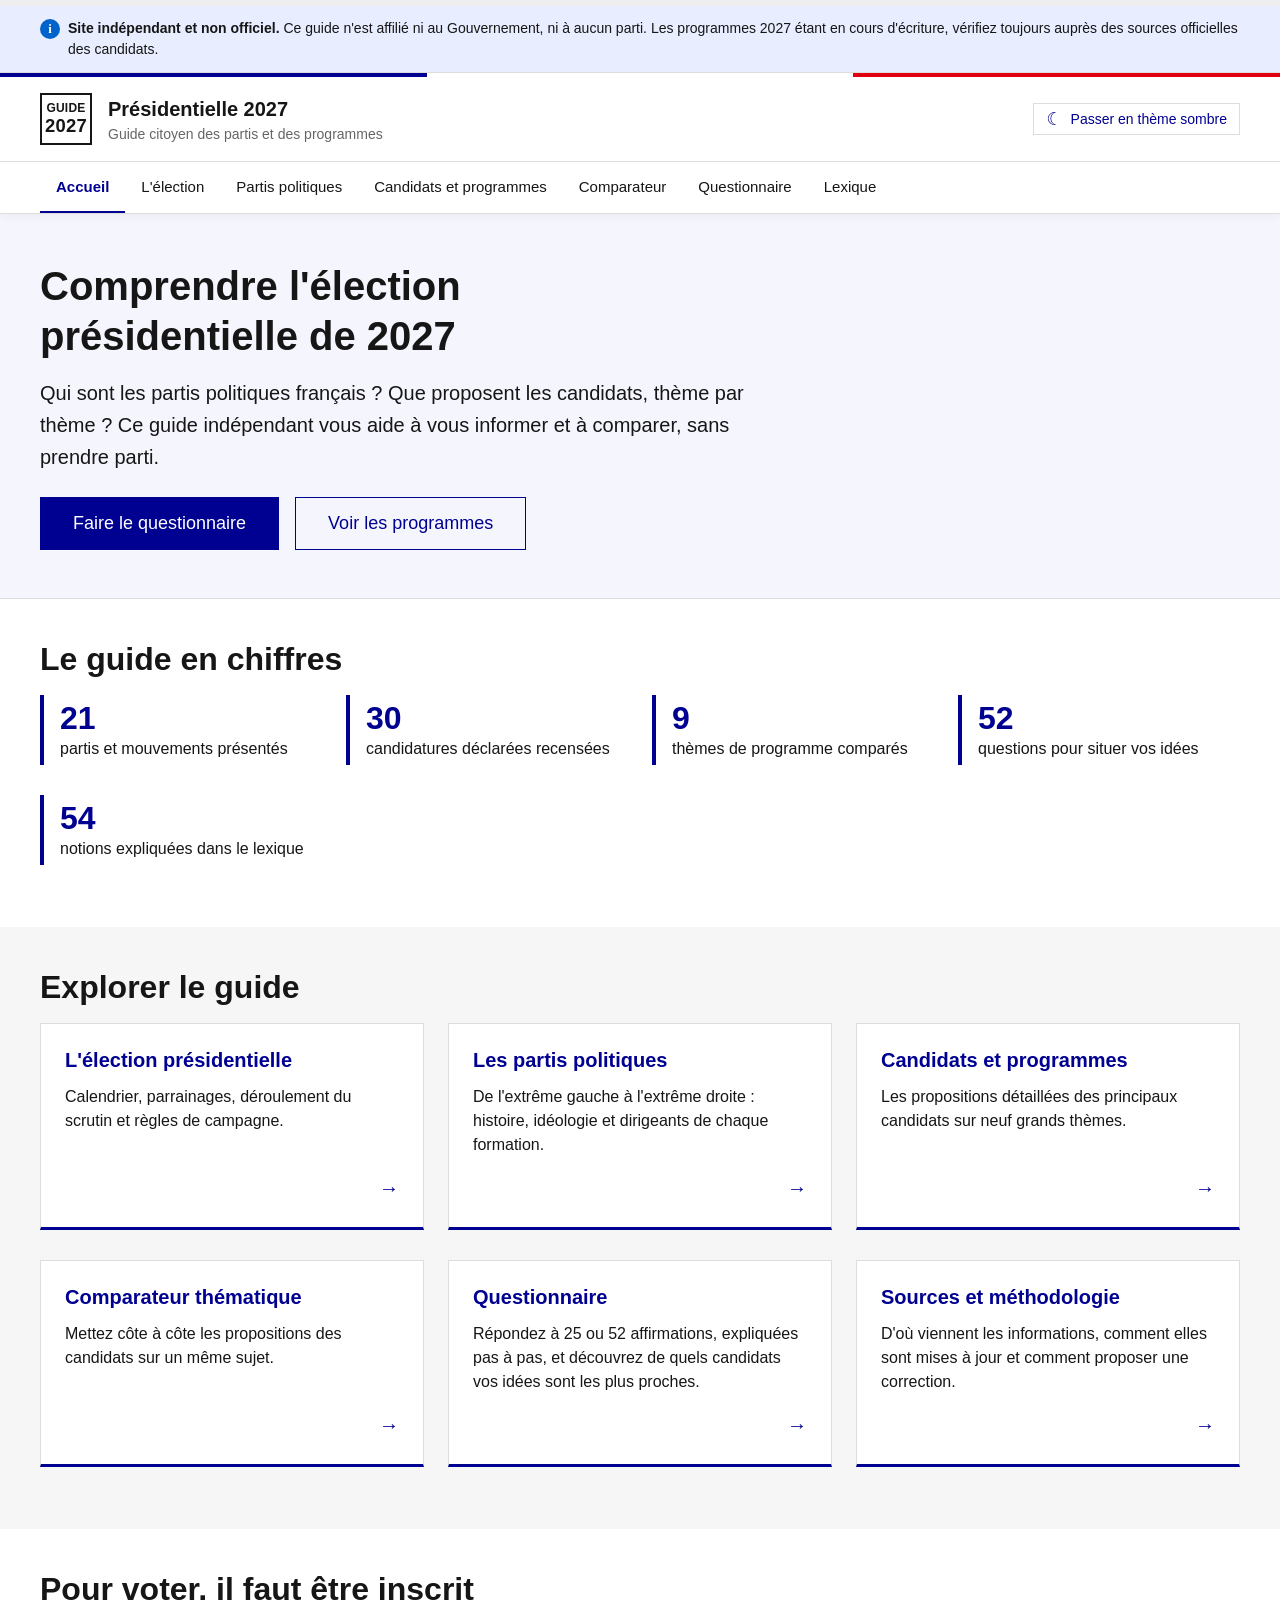
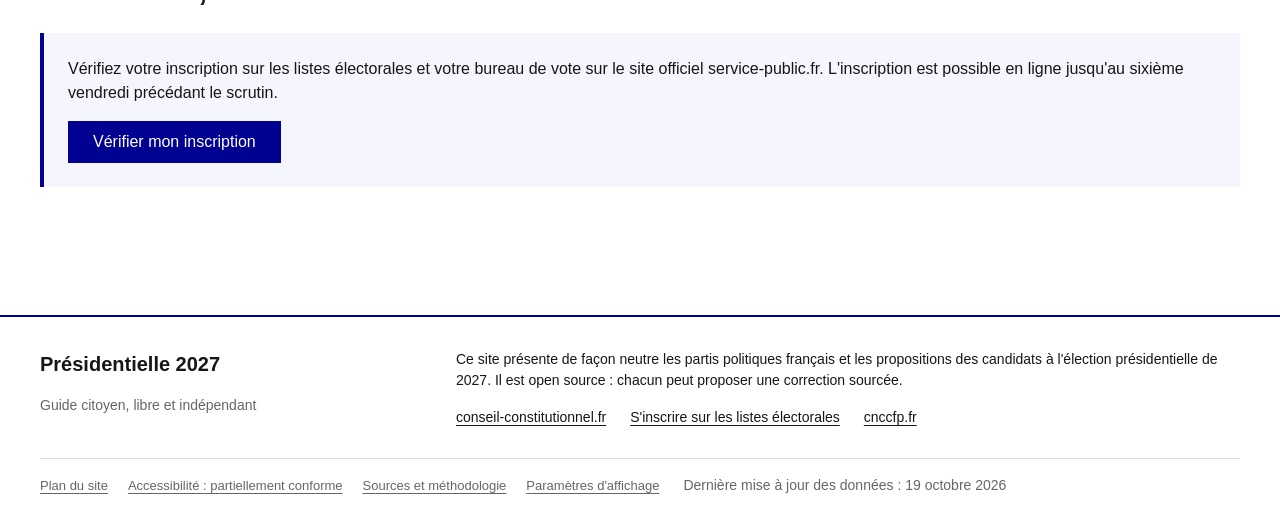
<file: index.html>
<!doctype html>
<html lang="fr">
<head>
  <meta charset="utf-8">
  <meta name="viewport" content="width=device-width, initial-scale=1">
  <title>Présidentielle 2027 — Guide citoyen des partis et des programmes</title>
  <meta name="description" content="Guide indépendant et neutre : partis politiques français, candidats à l'élection présidentielle 2027, programmes détaillés, comparateur et questionnaire.">
  <meta name="theme-color" content="#000091">
  <link rel="canonical" href="https://ede800.github.io/presidentielle-2027/">
  <meta property="og:type" content="website">
  <meta property="og:locale" content="fr_FR">
  <meta property="og:site_name" content="Présidentielle 2027 — Guide citoyen">
  <meta property="og:title" content="Présidentielle 2027 — Guide citoyen des partis et des programmes">
  <meta property="og:description" content="Guide indépendant et neutre : partis politiques français, candidats à l'élection présidentielle 2027, programmes détaillés, comparateur et questionnaire.">
  <meta property="og:url" content="https://ede800.github.io/presidentielle-2027/">
  <meta property="og:image" content="https://ede800.github.io/presidentielle-2027/img/og-image.png">
  <meta property="og:image:width" content="1200">
  <meta property="og:image:height" content="630">
  <meta property="og:image:alt" content="Présidentielle 2027, guide citoyen indépendant : partis, programmes, comparateur et questionnaire">
  <meta name="twitter:card" content="summary_large_image">
  <link rel="icon" href="favicon.svg" type="image/svg+xml">
  <link rel="stylesheet" href="css/style.css">
  <script>try{var t=localStorage.getItem("theme");if(t==="light"||t==="dark")document.documentElement.setAttribute("data-theme",t)}catch(e){}</script>
</head>
<body data-page="accueil">
  <div id="layout-header"></div>
  <main id="contenu" tabindex="-1" role="main">
    <div class="hero">
      <div class="container">
        <h1>Comprendre l'élection présidentielle de 2027</h1>
        <p class="lead">Qui sont les partis politiques français ? Que proposent les candidats, thème par thème ? Ce guide indépendant vous aide à vous informer et à comparer, sans prendre parti.</p>
        <div class="btn-group">
          <a class="btn btn--lg" href="questionnaire.html">Faire le questionnaire</a>
          <a class="btn btn--secondary btn--lg" href="candidats.html">Voir les programmes</a>
        </div>
      </div>
    </div>

    <section class="section" aria-labelledby="titre-chiffres">
      <div class="container">
        <h2 id="titre-chiffres">Le guide en chiffres</h2>
        <ul class="grid grid--4" id="stats" style="list-style:none;padding:0"></ul>
      </div>
    </section>

    <section class="section section--alt" aria-labelledby="titre-rubriques">
      <div class="container">
        <h2 id="titre-rubriques">Explorer le guide</h2>
        <ul class="grid grid--3" style="list-style:none;padding:0">
          <li><div class="card"><h3 class="card__title"><a href="election.html">L'élection présidentielle</a></h3><p class="card__desc">Calendrier, parrainages, déroulement du scrutin et règles de campagne.</p><span class="card__arrow" aria-hidden="true">→</span></div></li>
          <li><div class="card"><h3 class="card__title"><a href="partis.html">Les partis politiques</a></h3><p class="card__desc">De l'extrême gauche à l'extrême droite : histoire, idéologie et dirigeants de chaque formation.</p><span class="card__arrow" aria-hidden="true">→</span></div></li>
          <li><div class="card"><h3 class="card__title"><a href="candidats.html">Candidats et programmes</a></h3><p class="card__desc">Les propositions détaillées des principaux candidats sur neuf grands thèmes.</p><span class="card__arrow" aria-hidden="true">→</span></div></li>
          <li><div class="card"><h3 class="card__title"><a href="comparateur.html">Comparateur thématique</a></h3><p class="card__desc">Mettez côte à côte les propositions des candidats sur un même sujet.</p><span class="card__arrow" aria-hidden="true">→</span></div></li>
          <li><div class="card"><h3 class="card__title"><a href="questionnaire.html">Questionnaire</a></h3><p class="card__desc">Répondez à 25 ou 52 affirmations, expliquées pas à pas, et découvrez de quels candidats vos idées sont les plus proches.</p><span class="card__arrow" aria-hidden="true">→</span></div></li>
          <li><div class="card"><h3 class="card__title"><a href="sources.html">Sources et méthodologie</a></h3><p class="card__desc">D'où viennent les informations, comment elles sont mises à jour et comment proposer une correction.</p><span class="card__arrow" aria-hidden="true">→</span></div></li>
        </ul>
      </div>
    </section>

    <section class="section" aria-labelledby="titre-voter">
      <div class="container">
        <h2 id="titre-voter">Pour voter, il faut être inscrit</h2>
        <div class="callout">
          <p>Vérifiez votre inscription sur les listes électorales et votre bureau de vote sur le site officiel service-public.fr. L'inscription est possible en ligne jusqu'au sixième vendredi précédant le scrutin.</p>
          <p><a class="btn" href="https://www.service-public.fr/particuliers/vosdroits/services-en-ligne-et-formulaires/ISE" rel="noopener" target="_blank">Vérifier mon inscription<span class="sr-only"> (nouvelle fenêtre, site service-public.fr)</span></a></p>
        </div>
      </div>
    </section>

  </main>
  <div id="layout-footer"></div>
  <noscript><div class="container"><p class="callout callout--warning">Ce site a besoin de JavaScript pour afficher les données des partis, des candidats et le questionnaire. Le texte des pages reste lisible sans JavaScript.</p></div></noscript>
  <script src="js/data.js"></script>
  <script src="js/questionnaire-data.js"></script>
  <script src="js/portraits.js"></script>
  <script src="js/lexique.js"></script>
  <script src="js/app.js"></script>
</body>
</html>
</file>
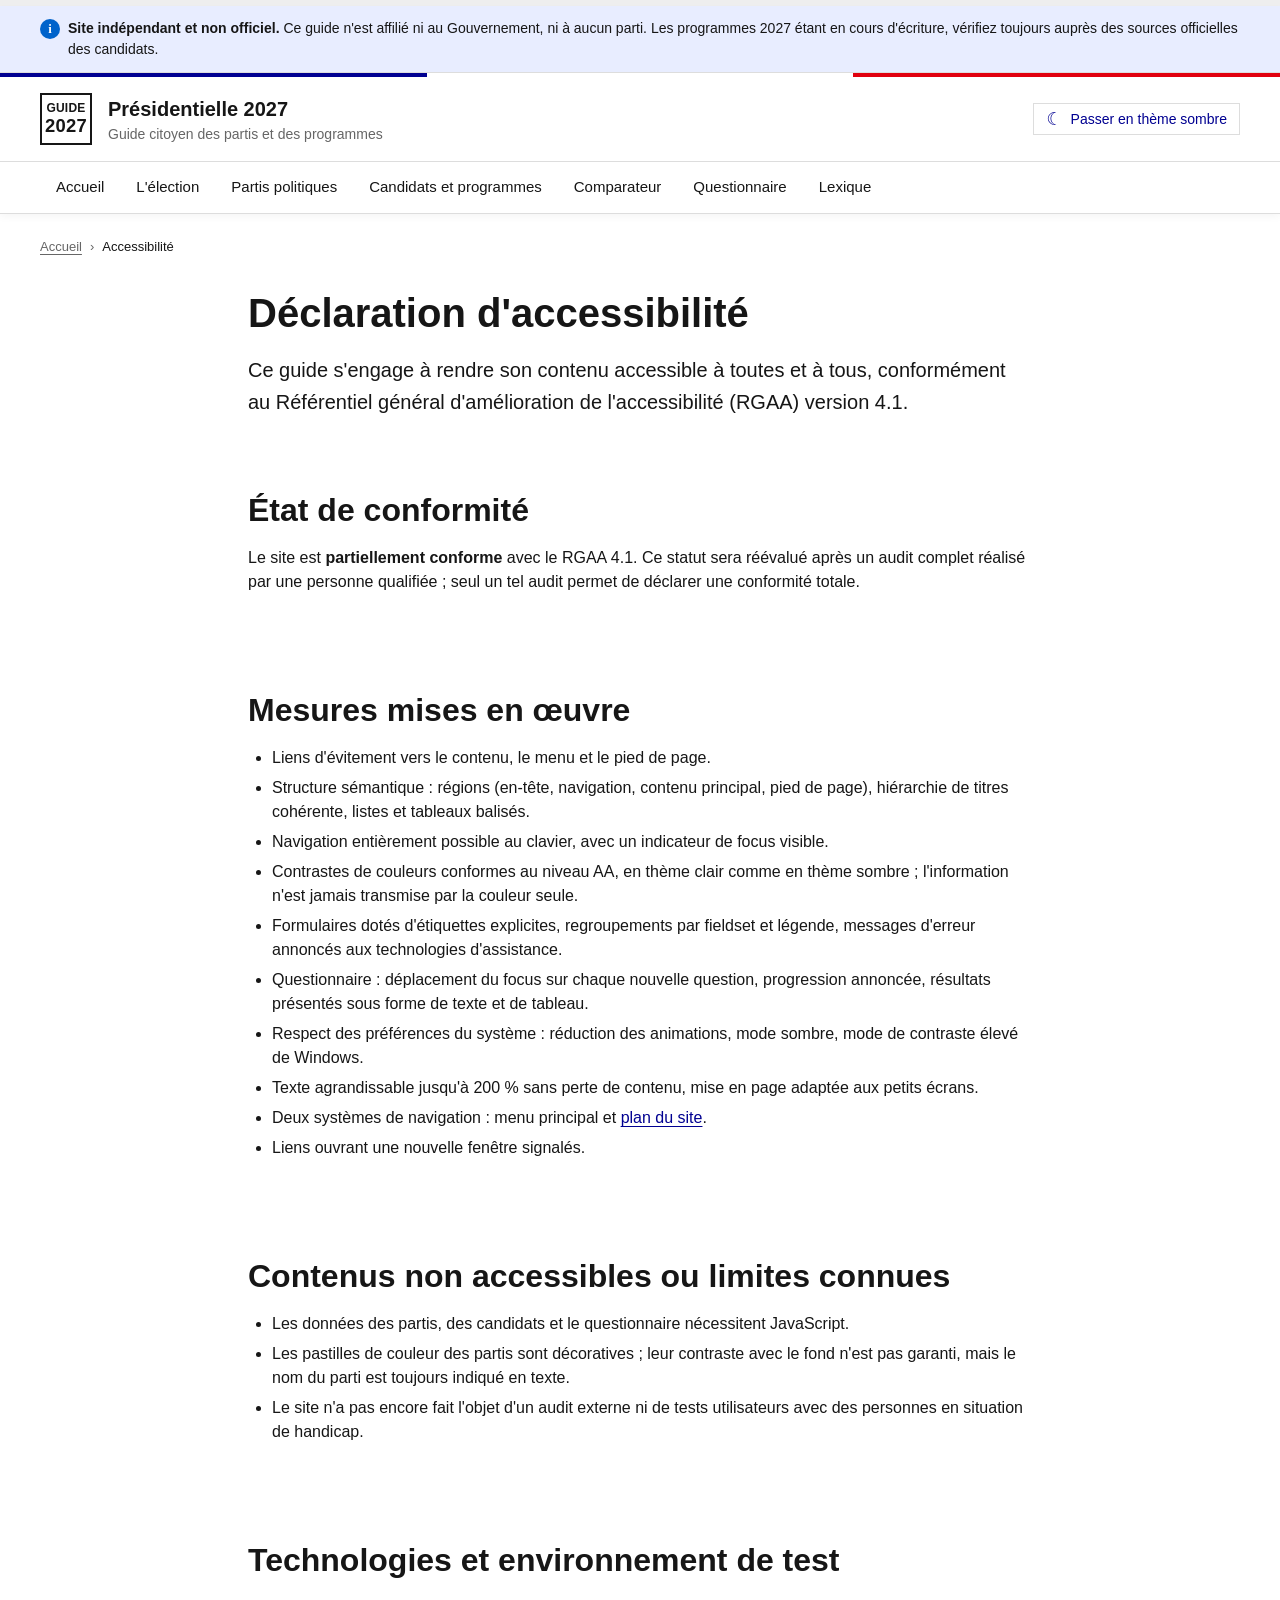
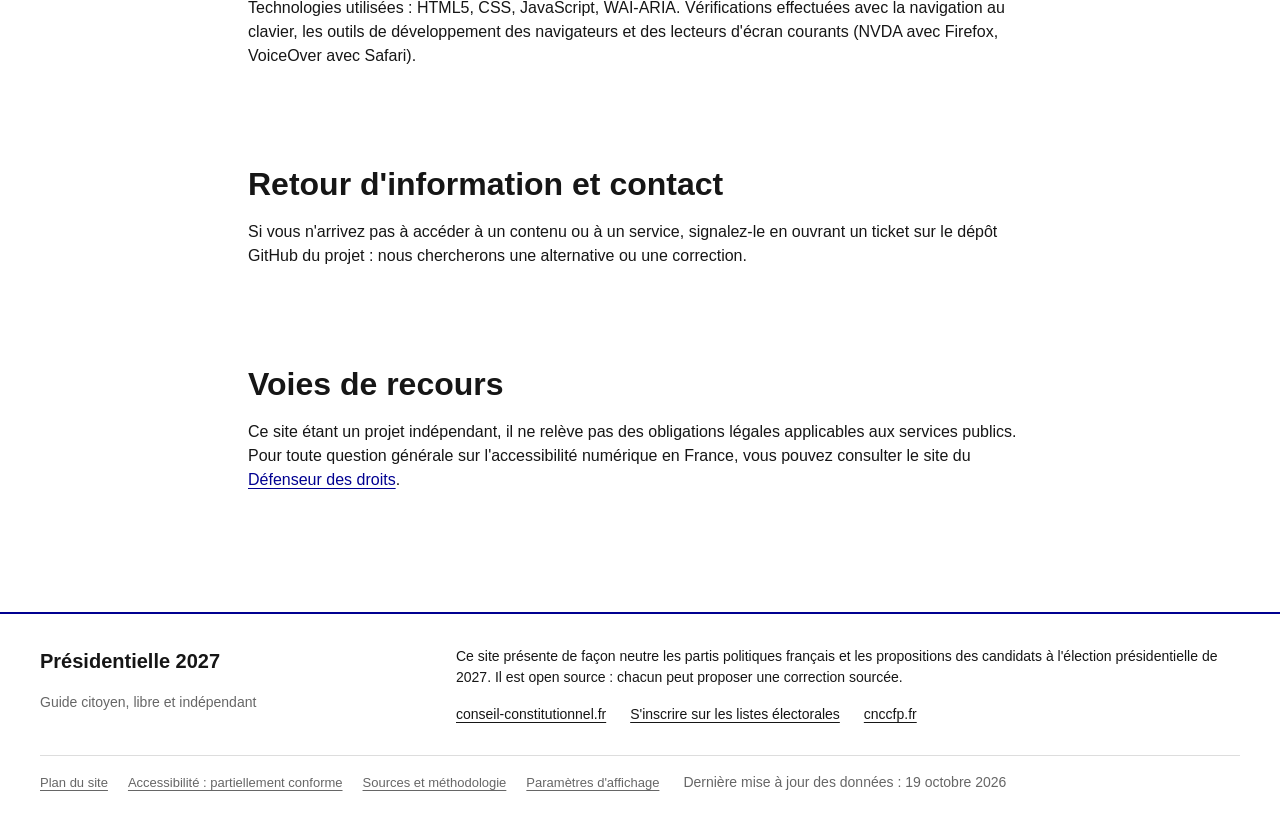
<file: accessibilite.html>
<!doctype html>
<html lang="fr">
<head>
  <meta charset="utf-8">
  <meta name="viewport" content="width=device-width, initial-scale=1">
  <title>Déclaration d'accessibilité — Présidentielle 2027</title>
  <meta name="description" content="Déclaration d'accessibilité du guide citoyen Présidentielle 2027, établie selon le référentiel RGAA 4.1.">
  <meta name="theme-color" content="#000091">
  <link rel="canonical" href="https://ede800.github.io/presidentielle-2027/accessibilite.html">
  <meta property="og:type" content="website">
  <meta property="og:locale" content="fr_FR">
  <meta property="og:site_name" content="Présidentielle 2027 — Guide citoyen">
  <meta property="og:title" content="Déclaration d'accessibilité — Présidentielle 2027">
  <meta property="og:description" content="Déclaration d'accessibilité du guide citoyen Présidentielle 2027, établie selon le référentiel RGAA 4.1.">
  <meta property="og:url" content="https://ede800.github.io/presidentielle-2027/accessibilite.html">
  <meta property="og:image" content="https://ede800.github.io/presidentielle-2027/img/og-image.png">
  <meta property="og:image:width" content="1200">
  <meta property="og:image:height" content="630">
  <meta property="og:image:alt" content="Présidentielle 2027, guide citoyen indépendant : partis, programmes, comparateur et questionnaire">
  <meta name="twitter:card" content="summary_large_image">
  <link rel="icon" href="favicon.svg" type="image/svg+xml">
  <link rel="stylesheet" href="css/style.css">
  <script>try{var t=localStorage.getItem("theme");if(t==="light"||t==="dark")document.documentElement.setAttribute("data-theme",t)}catch(e){}</script>
</head>
<body data-page="accessibilite">
  <div id="layout-header"></div>
  <main id="contenu" tabindex="-1" role="main">
    <div class="container"><nav class="breadcrumb" aria-label="Vous êtes ici :"><ol><li><a href="index.html">Accueil</a></li><li><span aria-current="page">Accessibilité</span></li></ol></nav></div>
    <div class="container" style="max-width:52rem">
      <div class="page-head">
        <h1>Déclaration d'accessibilité</h1>
        <p class="lead">Ce guide s'engage à rendre son contenu accessible à toutes et à tous, conformément au Référentiel général d'amélioration de l'accessibilité (RGAA) version 4.1.</p>
      </div>

      <section class="section" aria-labelledby="t-etat">
        <h2 id="t-etat">État de conformité</h2>
        <p>Le site est <strong>partiellement conforme</strong> avec le RGAA 4.1. Ce statut sera réévalué après un audit complet réalisé par une personne qualifiée ; seul un tel audit permet de déclarer une conformité totale.</p>
      </section>

      <section class="section" aria-labelledby="t-mesures">
        <h2 id="t-mesures">Mesures mises en œuvre</h2>
        <ul>
          <li>Liens d'évitement vers le contenu, le menu et le pied de page.</li>
          <li>Structure sémantique : régions (en-tête, navigation, contenu principal, pied de page), hiérarchie de titres cohérente, listes et tableaux balisés.</li>
          <li>Navigation entièrement possible au clavier, avec un indicateur de focus visible.</li>
          <li>Contrastes de couleurs conformes au niveau AA, en thème clair comme en thème sombre ; l'information n'est jamais transmise par la couleur seule.</li>
          <li>Formulaires dotés d'étiquettes explicites, regroupements par <span lang="en">fieldset</span> et légende, messages d'erreur annoncés aux technologies d'assistance.</li>
          <li>Questionnaire : déplacement du focus sur chaque nouvelle question, progression annoncée, résultats présentés sous forme de texte et de tableau.</li>
          <li>Respect des préférences du système : réduction des animations, mode sombre, mode de contraste élevé de Windows.</li>
          <li>Texte agrandissable jusqu'à 200 % sans perte de contenu, mise en page adaptée aux petits écrans.</li>
          <li>Deux systèmes de navigation : menu principal et <a href="plan.html">plan du site</a>.</li>
          <li>Liens ouvrant une nouvelle fenêtre signalés.</li>
        </ul>
      </section>

      <section class="section" aria-labelledby="t-limites">
        <h2 id="t-limites">Contenus non accessibles ou limites connues</h2>
        <ul>
          <li>Les données des partis, des candidats et le questionnaire nécessitent JavaScript.</li>
          <li>Les pastilles de couleur des partis sont décoratives ; leur contraste avec le fond n'est pas garanti, mais le nom du parti est toujours indiqué en texte.</li>
          <li>Le site n'a pas encore fait l'objet d'un audit externe ni de tests utilisateurs avec des personnes en situation de handicap.</li>
        </ul>
      </section>

      <section class="section" aria-labelledby="t-env">
        <h2 id="t-env">Technologies et environnement de test</h2>
        <p>Technologies utilisées : HTML5, CSS, JavaScript, WAI-ARIA. Vérifications effectuées avec la navigation au clavier, les outils de développement des navigateurs et des lecteurs d'écran courants (NVDA avec Firefox, VoiceOver avec Safari).</p>
      </section>

      <section class="section" aria-labelledby="t-retour">
        <h2 id="t-retour">Retour d'information et contact</h2>
        <p>Si vous n'arrivez pas à accéder à un contenu ou à un service, signalez-le en ouvrant un ticket sur le dépôt GitHub du projet : nous chercherons une alternative ou une correction.</p>
      </section>

      <section class="section" aria-labelledby="t-recours">
        <h2 id="t-recours">Voies de recours</h2>
        <p>Ce site étant un projet indépendant, il ne relève pas des obligations légales applicables aux services publics. Pour toute question générale sur l'accessibilité numérique en France, vous pouvez consulter le site du <a href="https://www.defenseurdesdroits.fr/" rel="noopener" target="_blank">Défenseur des droits<span class="sr-only"> (nouvelle fenêtre)</span></a>.</p>
      </section>
    </div>

  </main>
  <div id="layout-footer"></div>
  <noscript><div class="container"><p class="callout callout--warning">Ce site a besoin de JavaScript pour afficher les données des partis, des candidats et le questionnaire. Le texte des pages reste lisible sans JavaScript.</p></div></noscript>
  <script src="js/data.js"></script>
  <script src="js/questionnaire-data.js"></script>
  <script src="js/portraits.js"></script>
  <script src="js/lexique.js"></script>
  <script src="js/app.js"></script>
</body>
</html>
</file>
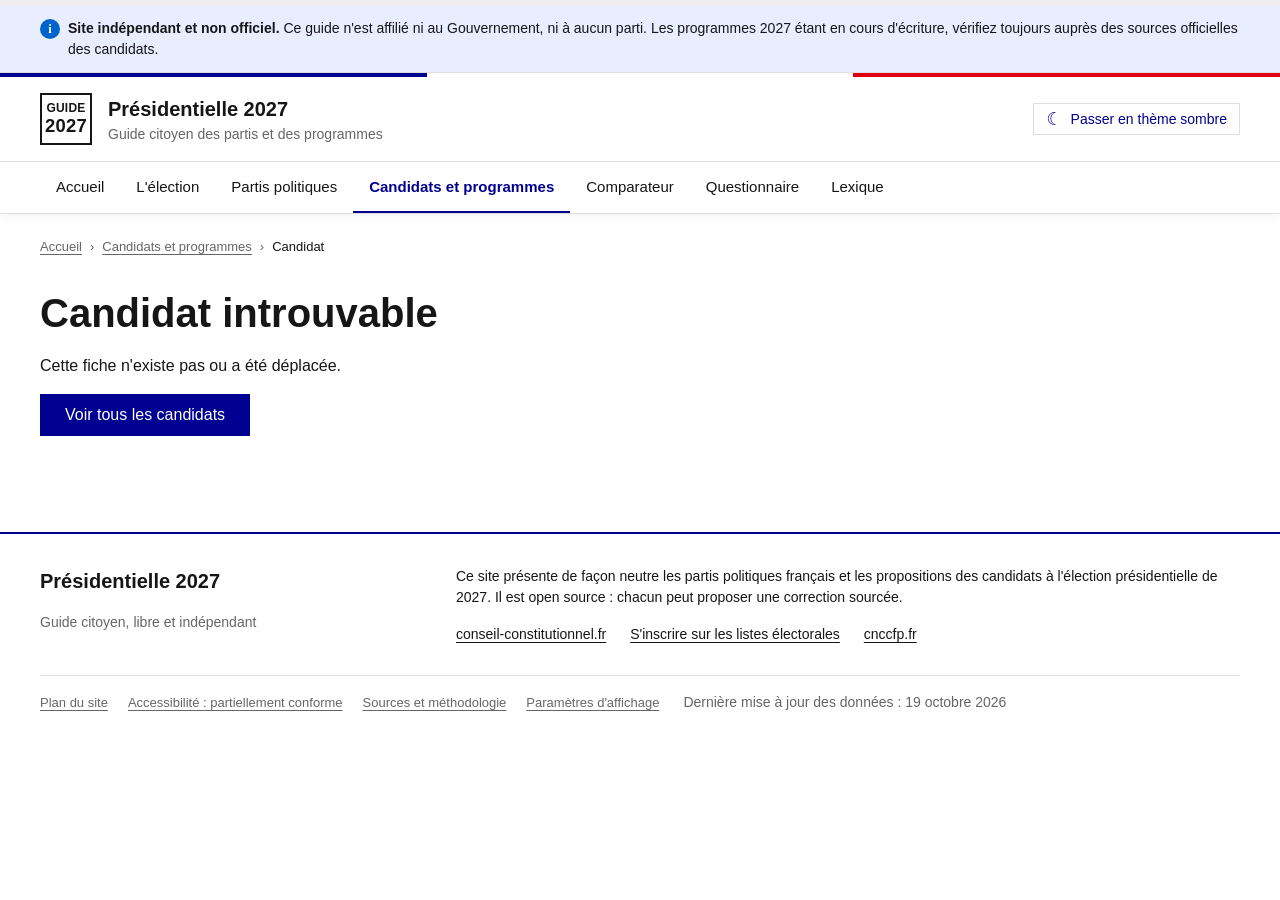
<file: candidat.html>
<!doctype html>
<html lang="fr">
<head>
  <meta charset="utf-8">
  <meta name="viewport" content="width=device-width, initial-scale=1">
  <title>Programme du candidat — Présidentielle 2027</title>
  <meta name="description" content="Programme détaillé d'un candidat à l'élection présidentielle 2027.">
  <meta name="theme-color" content="#000091">
  <meta property="og:type" content="website">
  <meta property="og:locale" content="fr_FR">
  <meta property="og:site_name" content="Présidentielle 2027 — Guide citoyen">
  <meta property="og:title" content="Programme du candidat — Présidentielle 2027">
  <meta property="og:description" content="Programme détaillé d'un candidat à l'élection présidentielle 2027.">
  <meta property="og:url" content="https://ede800.github.io/presidentielle-2027/candidat.html">
  <meta property="og:image" content="https://ede800.github.io/presidentielle-2027/img/og-image.png">
  <meta property="og:image:width" content="1200">
  <meta property="og:image:height" content="630">
  <meta property="og:image:alt" content="Présidentielle 2027, guide citoyen indépendant : partis, programmes, comparateur et questionnaire">
  <meta name="twitter:card" content="summary_large_image">
  <link rel="icon" href="favicon.svg" type="image/svg+xml">
  <link rel="stylesheet" href="css/style.css">
  <script>try{var t=localStorage.getItem("theme");if(t==="light"||t==="dark")document.documentElement.setAttribute("data-theme",t)}catch(e){}</script>
</head>
<body data-page="candidat">
  <div id="layout-header"></div>
  <main id="contenu" tabindex="-1" role="main">
    <div class="container"><nav class="breadcrumb" aria-label="Vous êtes ici :"><ol><li><a href="index.html">Accueil</a></li><li><a href="candidats.html">Candidats et programmes</a></li><li><span aria-current="page" id="ariane-courant">Candidat</span></li></ol></nav></div>
    <div class="container">
      <div class="page-head" id="fiche"></div>
    </div>

  </main>
  <div id="layout-footer"></div>
  <noscript><div class="container"><p class="callout callout--warning">Ce site a besoin de JavaScript pour afficher les données des partis, des candidats et le questionnaire. Le texte des pages reste lisible sans JavaScript.</p></div></noscript>
  <script src="js/data.js"></script>
  <script src="js/questionnaire-data.js"></script>
  <script src="js/portraits.js"></script>
  <script src="js/lexique.js"></script>
  <script src="js/app.js"></script>
</body>
</html>
</file>
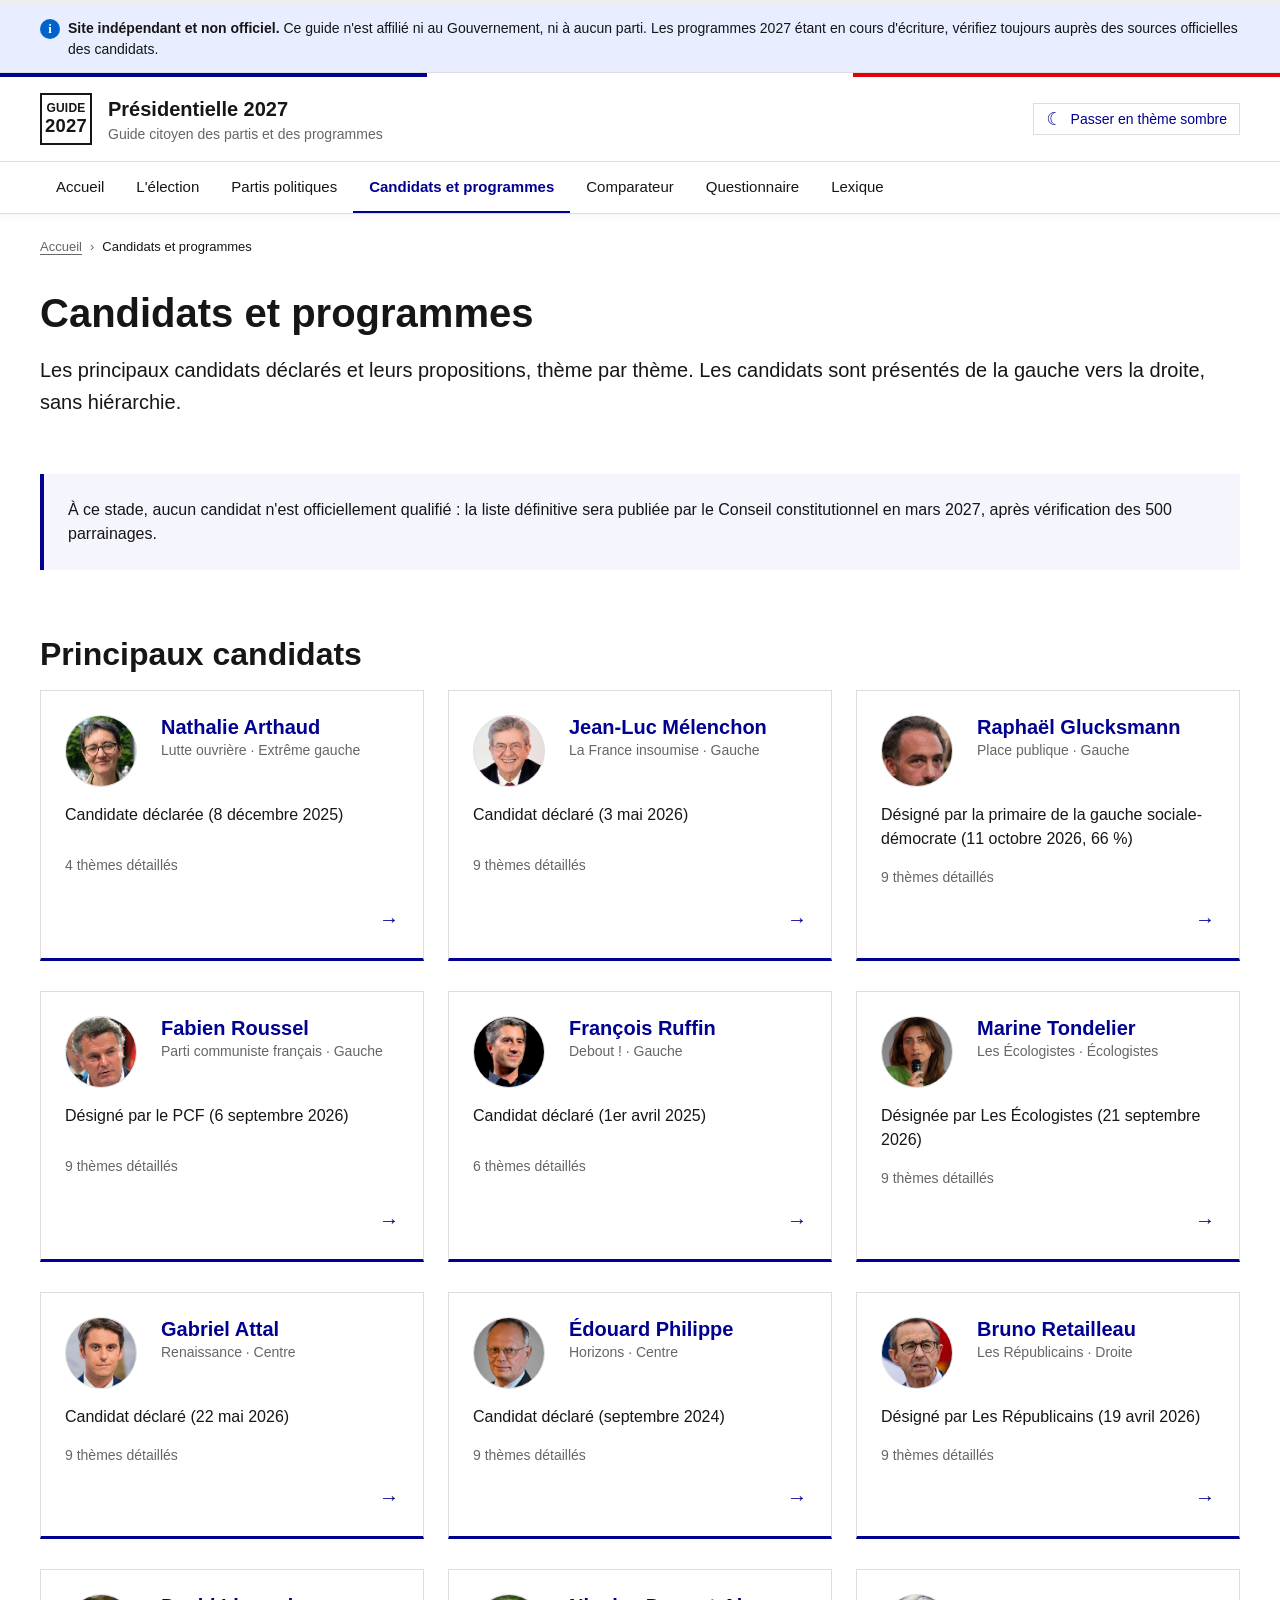
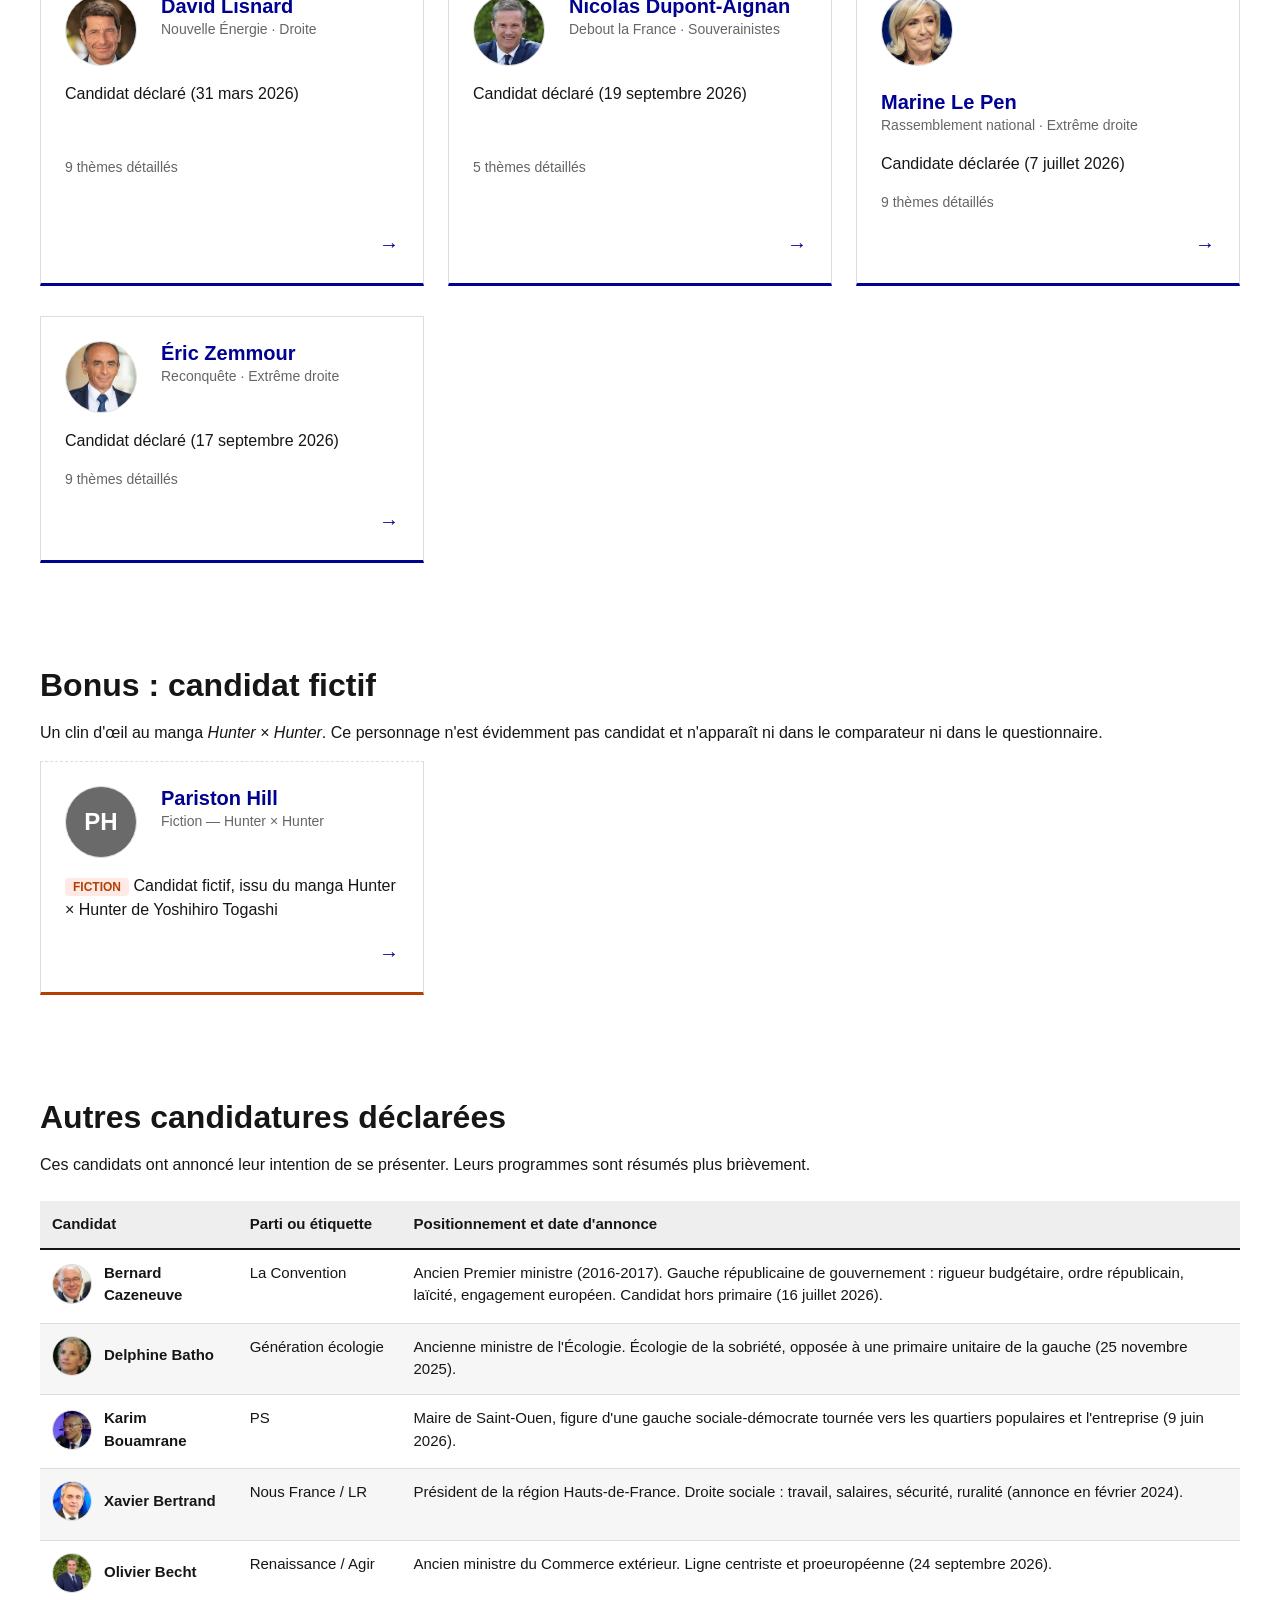
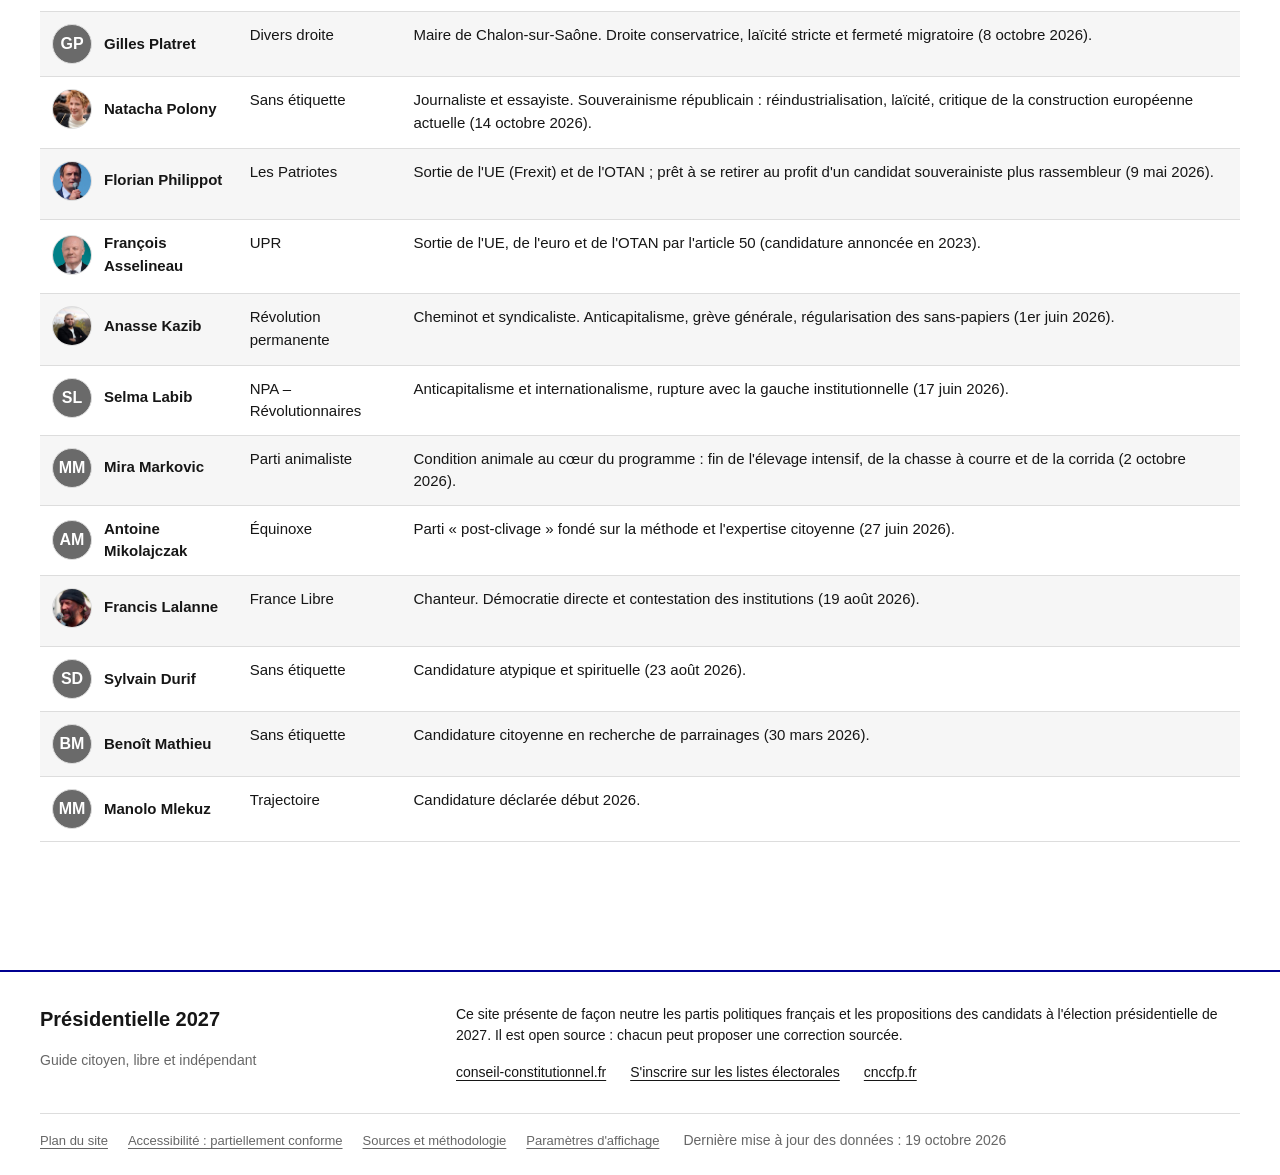
<file: candidats.html>
<!doctype html>
<html lang="fr">
<head>
  <meta charset="utf-8">
  <meta name="viewport" content="width=device-width, initial-scale=1">
  <title>Candidats et programmes — Présidentielle 2027</title>
  <meta name="description" content="Les candidats déclarés à l'élection présidentielle 2027 et leurs programmes détaillés : économie, social, écologie, immigration, sécurité, Europe, institutions.">
  <meta name="theme-color" content="#000091">
  <link rel="canonical" href="https://ede800.github.io/presidentielle-2027/candidats.html">
  <meta property="og:type" content="website">
  <meta property="og:locale" content="fr_FR">
  <meta property="og:site_name" content="Présidentielle 2027 — Guide citoyen">
  <meta property="og:title" content="Candidats et programmes — Présidentielle 2027">
  <meta property="og:description" content="Les candidats déclarés à l'élection présidentielle 2027 et leurs programmes détaillés : économie, social, écologie, immigration, sécurité, Europe, institutions.">
  <meta property="og:url" content="https://ede800.github.io/presidentielle-2027/candidats.html">
  <meta property="og:image" content="https://ede800.github.io/presidentielle-2027/img/og-image.png">
  <meta property="og:image:width" content="1200">
  <meta property="og:image:height" content="630">
  <meta property="og:image:alt" content="Présidentielle 2027, guide citoyen indépendant : partis, programmes, comparateur et questionnaire">
  <meta name="twitter:card" content="summary_large_image">
  <link rel="icon" href="favicon.svg" type="image/svg+xml">
  <link rel="stylesheet" href="css/style.css">
  <script>try{var t=localStorage.getItem("theme");if(t==="light"||t==="dark")document.documentElement.setAttribute("data-theme",t)}catch(e){}</script>
</head>
<body data-page="candidats">
  <div id="layout-header"></div>
  <main id="contenu" tabindex="-1" role="main">
    <div class="container"><nav class="breadcrumb" aria-label="Vous êtes ici :"><ol><li><a href="index.html">Accueil</a></li><li><span aria-current="page">Candidats et programmes</span></li></ol></nav></div>
    <div class="container">
      <div class="page-head">
        <h1>Candidats et programmes</h1>
        <p class="lead">Les principaux candidats déclarés et leurs propositions, thème par thème. Les candidats sont présentés de la gauche vers la droite, sans hiérarchie.</p>
      </div>

      <div class="callout">
        <p>À ce stade, aucun candidat n'est officiellement qualifié : la liste définitive sera publiée par le Conseil constitutionnel en mars 2027, après vérification des 500 parrainages.</p>
      </div>

      <section class="section" aria-labelledby="t-principaux">
        <h2 id="t-principaux">Principaux candidats</h2>
        <ul class="grid grid--3" id="liste-candidats" style="list-style:none;padding:0"></ul>
      </section>

      <section class="section" aria-labelledby="t-bonus">
        <h2 id="t-bonus">Bonus : candidat fictif</h2>
        <p>Un clin d'œil au manga <i>Hunter × Hunter</i>. Ce personnage n'est évidemment pas candidat et n'apparaît ni dans le comparateur ni dans le questionnaire.</p>
        <ul class="grid grid--3" id="liste-fictifs" style="list-style:none;padding:0"></ul>
      </section>

      <section class="section" aria-labelledby="t-autres">
        <h2 id="t-autres">Autres candidatures déclarées</h2>
        <p>Ces candidats ont annoncé leur intention de se présenter. Leurs programmes sont résumés plus brièvement.</p>
        <div class="table-wrap" tabindex="0" role="region" aria-labelledby="cap-autres">
          <table>
            <caption id="cap-autres" class="sr-only">Autres candidatures déclarées à l'élection présidentielle 2027</caption>
            <thead><tr><th scope="col">Candidat</th><th scope="col">Parti ou étiquette</th><th scope="col">Positionnement et date d'annonce</th></tr></thead>
            <tbody id="autres-candidats"></tbody>
          </table>
        </div>
      </section>
    </div>

  </main>
  <div id="layout-footer"></div>
  <noscript><div class="container"><p class="callout callout--warning">Ce site a besoin de JavaScript pour afficher les données des partis, des candidats et le questionnaire. Le texte des pages reste lisible sans JavaScript.</p></div></noscript>
  <script src="js/data.js"></script>
  <script src="js/questionnaire-data.js"></script>
  <script src="js/portraits.js"></script>
  <script src="js/lexique.js"></script>
  <script src="js/app.js"></script>
</body>
</html>
</file>
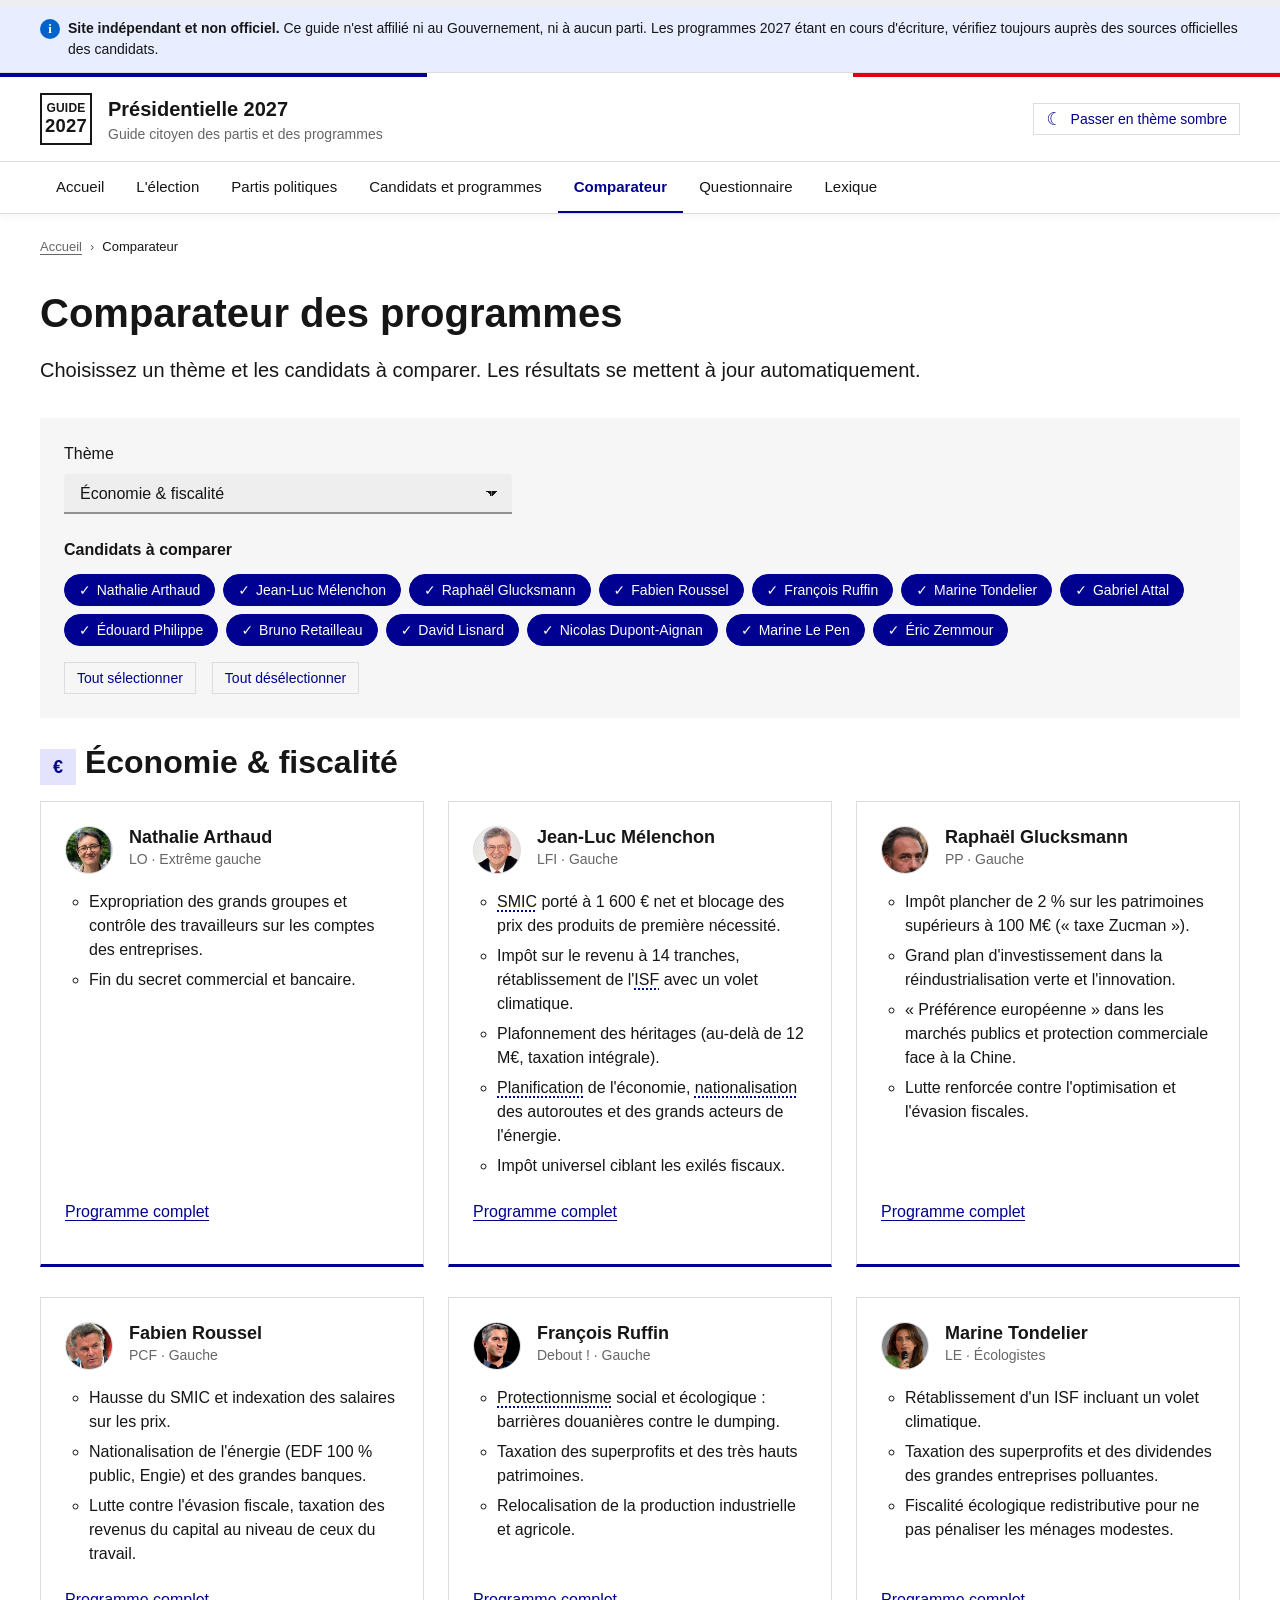
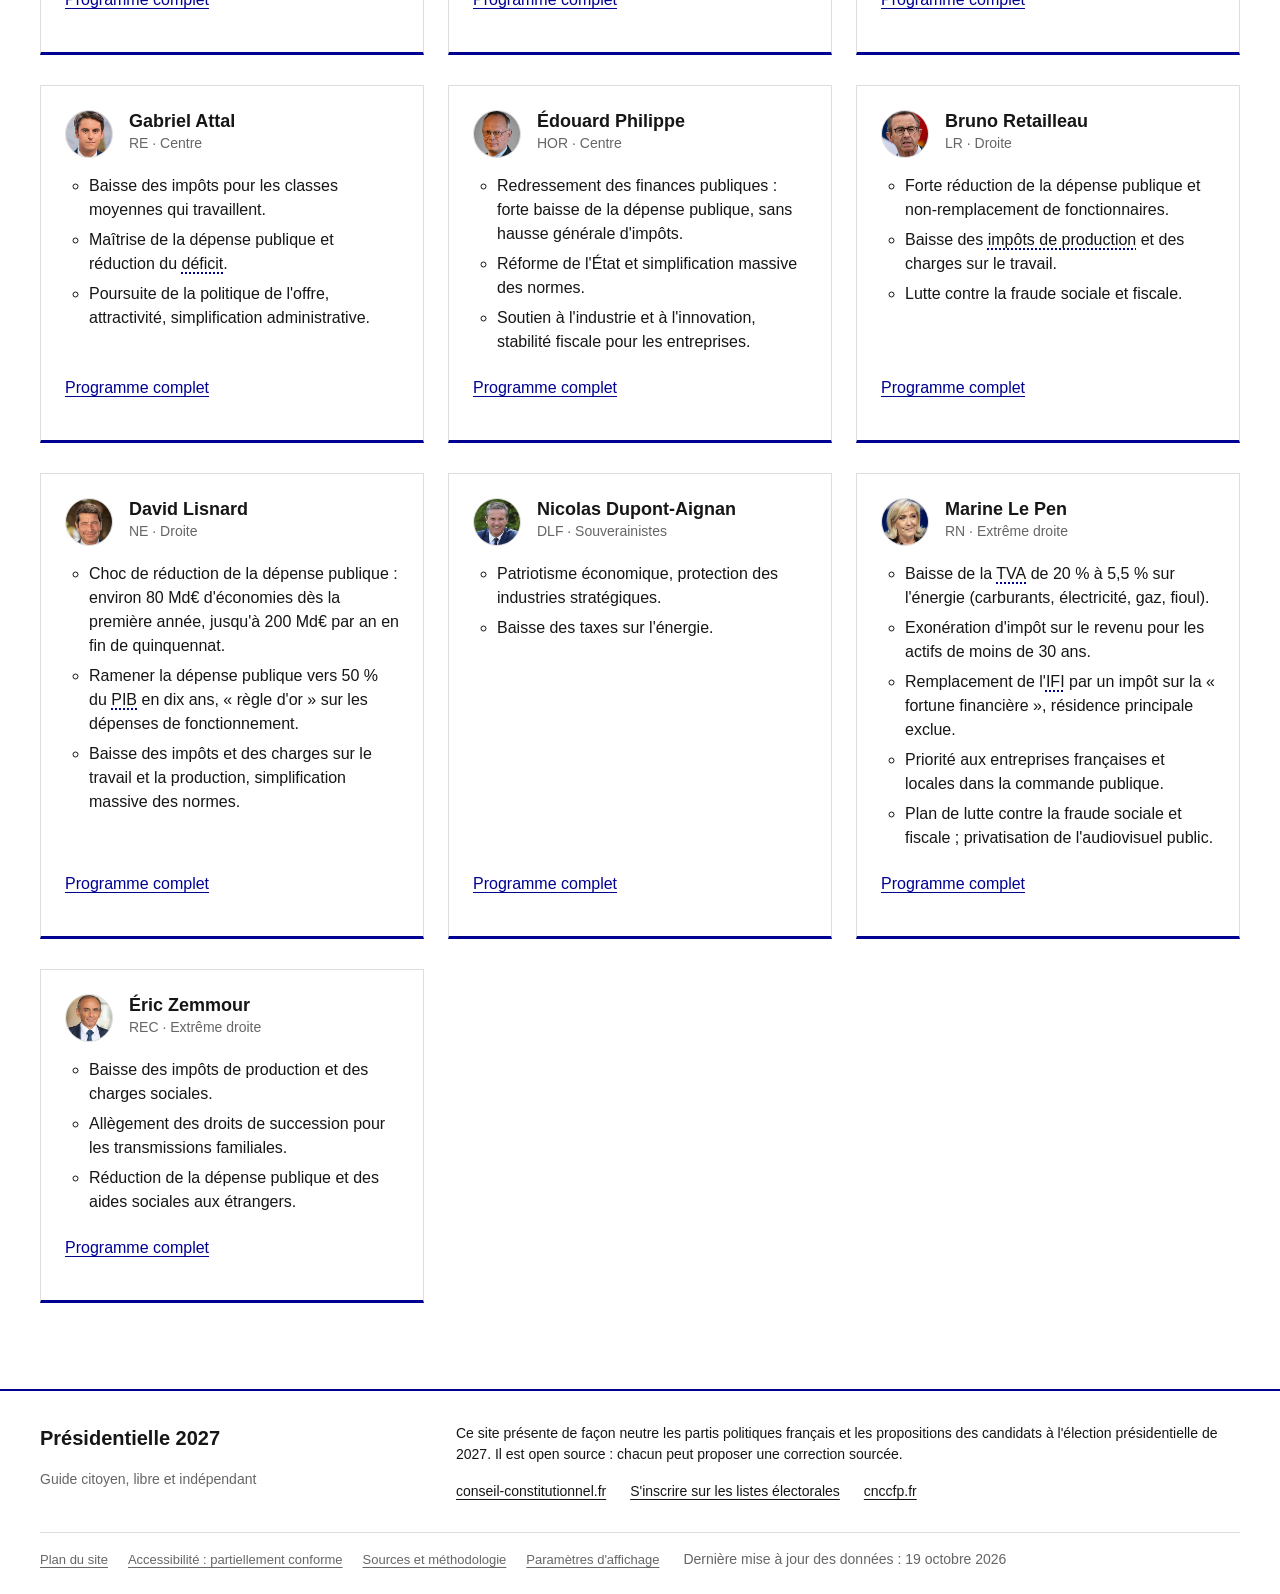
<file: comparateur.html>
<!doctype html>
<html lang="fr">
<head>
  <meta charset="utf-8">
  <meta name="viewport" content="width=device-width, initial-scale=1">
  <title>Comparateur des programmes — Présidentielle 2027</title>
  <meta name="description" content="Comparez côte à côte les propositions des candidats à la présidentielle 2027 sur un même thème.">
  <meta name="theme-color" content="#000091">
  <link rel="canonical" href="https://ede800.github.io/presidentielle-2027/comparateur.html">
  <meta property="og:type" content="website">
  <meta property="og:locale" content="fr_FR">
  <meta property="og:site_name" content="Présidentielle 2027 — Guide citoyen">
  <meta property="og:title" content="Comparateur des programmes — Présidentielle 2027">
  <meta property="og:description" content="Comparez côte à côte les propositions des candidats à la présidentielle 2027 sur un même thème.">
  <meta property="og:url" content="https://ede800.github.io/presidentielle-2027/comparateur.html">
  <meta property="og:image" content="https://ede800.github.io/presidentielle-2027/img/og-image.png">
  <meta property="og:image:width" content="1200">
  <meta property="og:image:height" content="630">
  <meta property="og:image:alt" content="Présidentielle 2027, guide citoyen indépendant : partis, programmes, comparateur et questionnaire">
  <meta name="twitter:card" content="summary_large_image">
  <link rel="icon" href="favicon.svg" type="image/svg+xml">
  <link rel="stylesheet" href="css/style.css">
  <script>try{var t=localStorage.getItem("theme");if(t==="light"||t==="dark")document.documentElement.setAttribute("data-theme",t)}catch(e){}</script>
</head>
<body data-page="comparateur">
  <div id="layout-header"></div>
  <main id="contenu" tabindex="-1" role="main">
    <div class="container"><nav class="breadcrumb" aria-label="Vous êtes ici :"><ol><li><a href="index.html">Accueil</a></li><li><span aria-current="page">Comparateur</span></li></ol></nav></div>
    <div class="container">
      <div class="page-head">
        <h1>Comparateur des programmes</h1>
        <p class="lead">Choisissez un thème et les candidats à comparer. Les résultats se mettent à jour automatiquement.</p>
      </div>

      <form class="section--alt" style="padding:1.5rem;margin-bottom:1.5rem" aria-label="Paramètres de comparaison" onsubmit="return false">
        <div class="form-group">
          <label class="label" for="cmp-theme">Thème</label>
          <select class="select" id="cmp-theme" style="max-width:28rem"></select>
        </div>
        <fieldset>
          <legend class="fieldset__legend">Candidats à comparer</legend>
          <div class="checks" id="cmp-candidats"></div>
          <div class="btn-group" style="margin-top:1rem">
            <button type="button" class="btn btn--tertiary btn--sm" id="cmp-tous">Tout sélectionner</button>
            <button type="button" class="btn btn--tertiary btn--sm" id="cmp-aucun">Tout désélectionner</button>
          </div>
        </fieldset>
      </form>

      <p class="sr-only" id="cmp-statut" role="status" aria-live="polite"></p>
      <div id="cmp-resultats"></div>
    </div>

  </main>
  <div id="layout-footer"></div>
  <noscript><div class="container"><p class="callout callout--warning">Ce site a besoin de JavaScript pour afficher les données des partis, des candidats et le questionnaire. Le texte des pages reste lisible sans JavaScript.</p></div></noscript>
  <script src="js/data.js"></script>
  <script src="js/questionnaire-data.js"></script>
  <script src="js/portraits.js"></script>
  <script src="js/lexique.js"></script>
  <script src="js/app.js"></script>
</body>
</html>
</file>
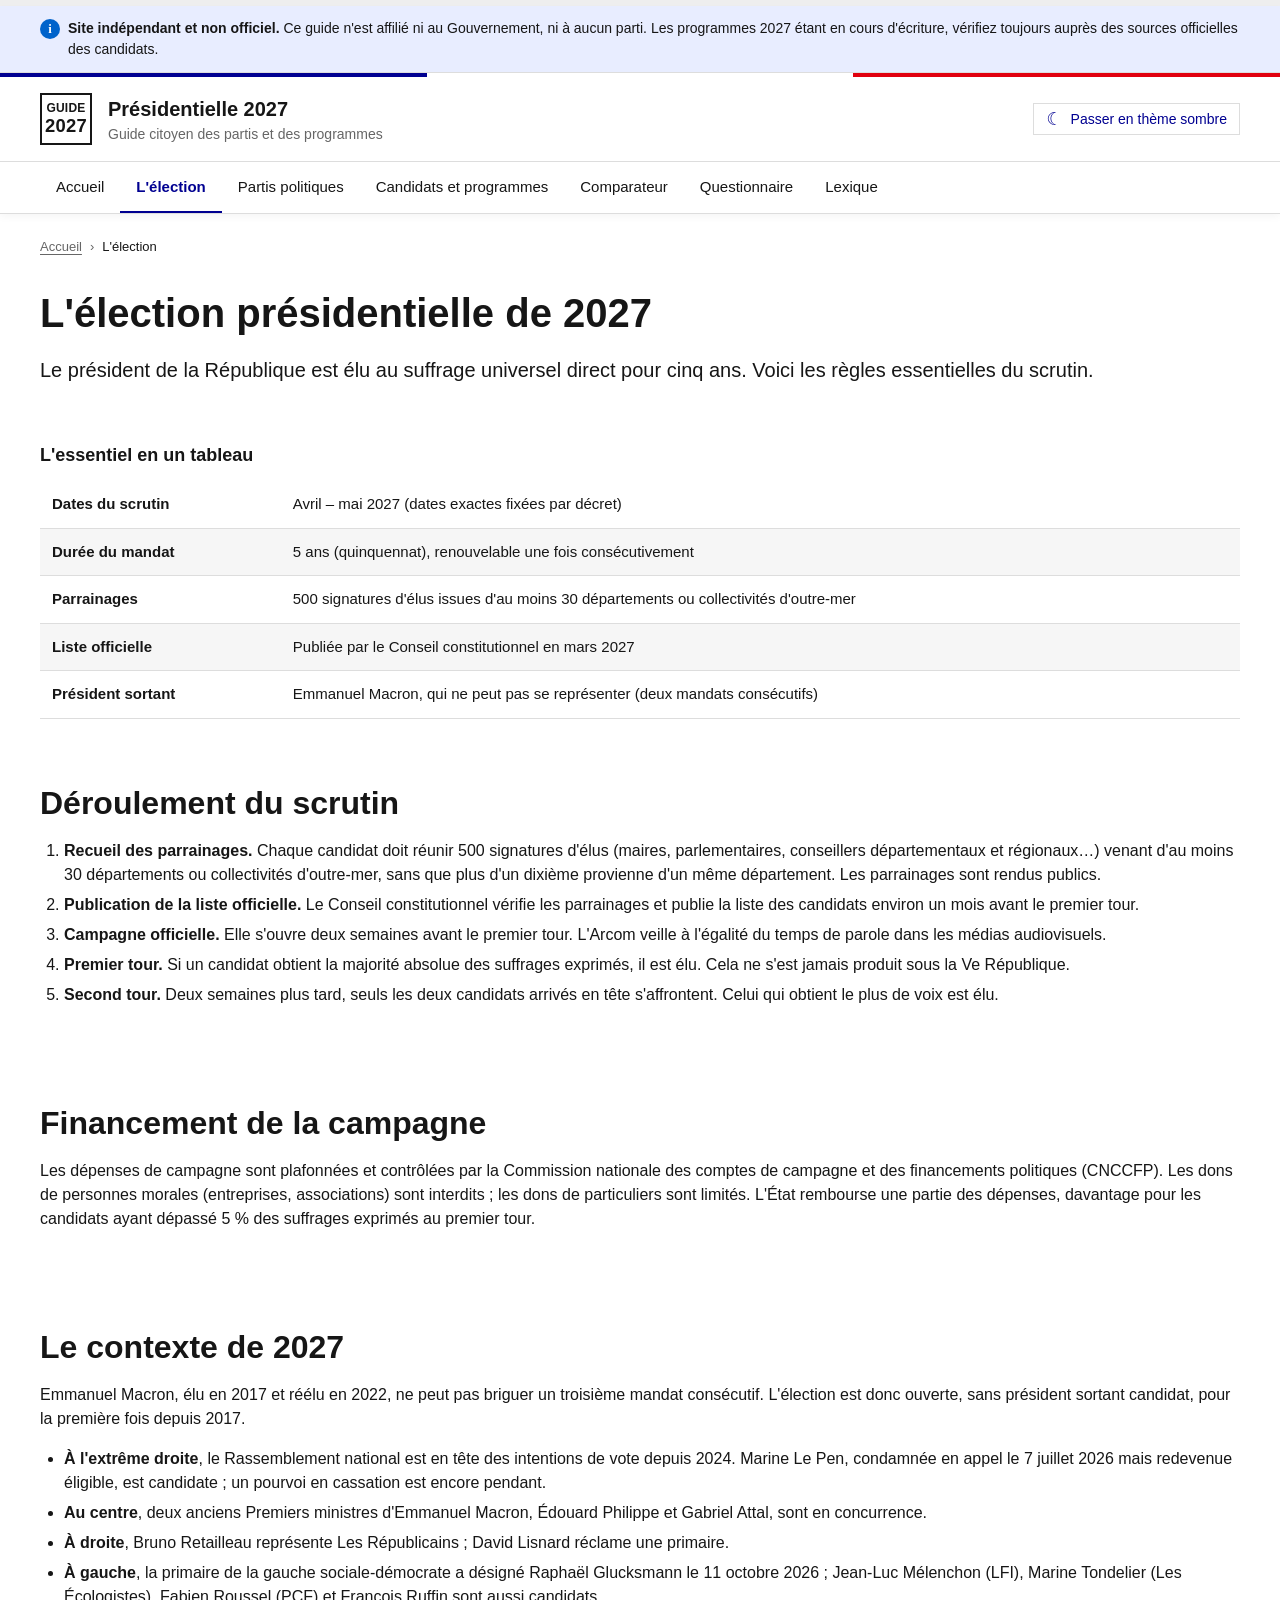
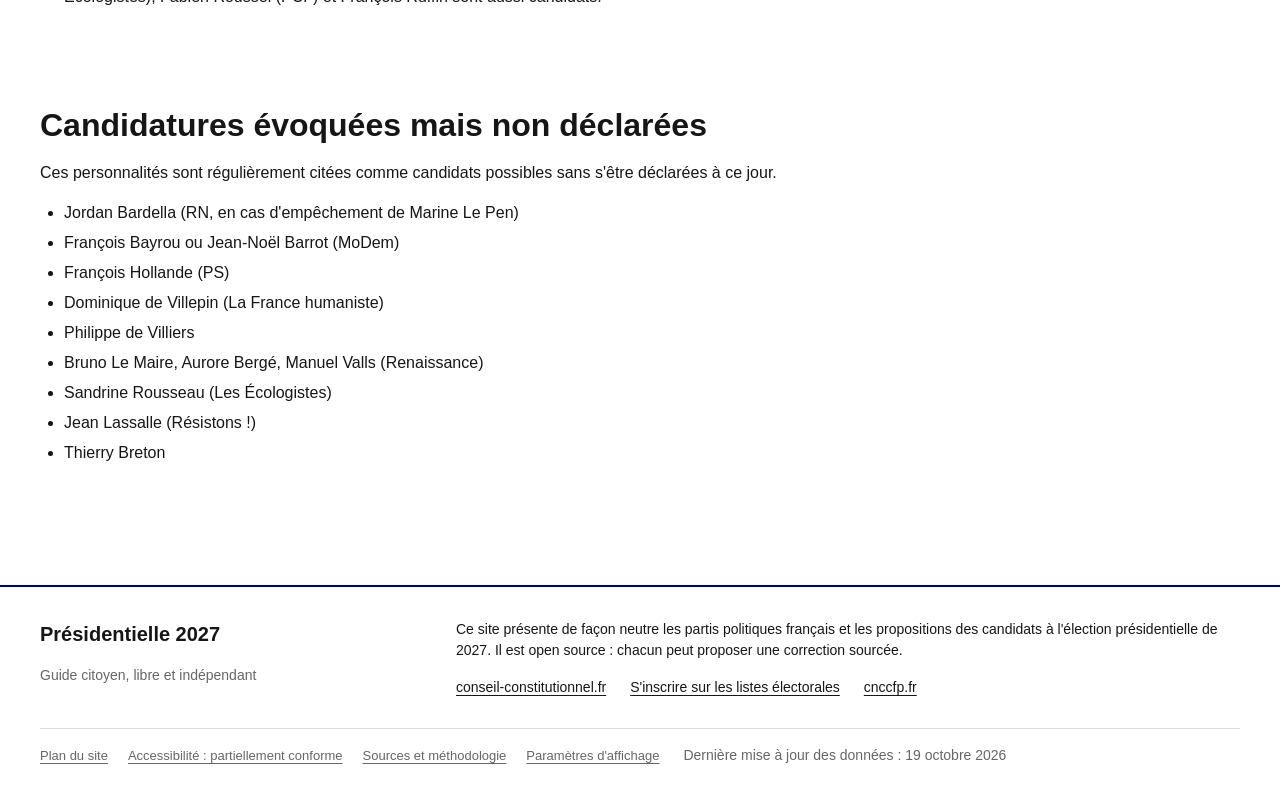
<file: election.html>
<!doctype html>
<html lang="fr">
<head>
  <meta charset="utf-8">
  <meta name="viewport" content="width=device-width, initial-scale=1">
  <title>L'élection présidentielle 2027 — Présidentielle 2027</title>
  <meta name="description" content="Comment fonctionne l'élection présidentielle française : calendrier 2027, parrainages, deux tours, financement et candidatures pressenties.">
  <meta name="theme-color" content="#000091">
  <link rel="canonical" href="https://ede800.github.io/presidentielle-2027/election.html">
  <meta property="og:type" content="website">
  <meta property="og:locale" content="fr_FR">
  <meta property="og:site_name" content="Présidentielle 2027 — Guide citoyen">
  <meta property="og:title" content="L'élection présidentielle 2027 — Présidentielle 2027">
  <meta property="og:description" content="Comment fonctionne l'élection présidentielle française : calendrier 2027, parrainages, deux tours, financement et candidatures pressenties.">
  <meta property="og:url" content="https://ede800.github.io/presidentielle-2027/election.html">
  <meta property="og:image" content="https://ede800.github.io/presidentielle-2027/img/og-image.png">
  <meta property="og:image:width" content="1200">
  <meta property="og:image:height" content="630">
  <meta property="og:image:alt" content="Présidentielle 2027, guide citoyen indépendant : partis, programmes, comparateur et questionnaire">
  <meta name="twitter:card" content="summary_large_image">
  <link rel="icon" href="favicon.svg" type="image/svg+xml">
  <link rel="stylesheet" href="css/style.css">
  <script>try{var t=localStorage.getItem("theme");if(t==="light"||t==="dark")document.documentElement.setAttribute("data-theme",t)}catch(e){}</script>
</head>
<body data-page="election">
  <div id="layout-header"></div>
  <main id="contenu" tabindex="-1" role="main">
    <div class="container"><nav class="breadcrumb" aria-label="Vous êtes ici :"><ol><li><a href="index.html">Accueil</a></li><li><span aria-current="page">L'élection</span></li></ol></nav></div>
    <div class="container">
      <div class="page-head">
        <h1>L'élection présidentielle de 2027</h1>
        <p class="lead">Le président de la République est élu au suffrage universel direct pour cinq ans. Voici les règles essentielles du scrutin.</p>
      </div>

      <div class="table-wrap" tabindex="0" role="region" aria-labelledby="cap-infos">
        <table>
          <caption id="cap-infos">L'essentiel en un tableau</caption>
          <tbody id="infos-election"></tbody>
        </table>
      </div>

      <section class="section" aria-labelledby="t-deroulement">
        <h2 id="t-deroulement">Déroulement du scrutin</h2>
        <ol>
          <li><strong>Recueil des parrainages.</strong> Chaque candidat doit réunir 500 signatures d'élus (maires, parlementaires, conseillers départementaux et régionaux…) venant d'au moins 30 départements ou collectivités d'outre-mer, sans que plus d'un dixième provienne d'un même département. Les parrainages sont rendus publics.</li>
          <li><strong>Publication de la liste officielle.</strong> Le Conseil constitutionnel vérifie les parrainages et publie la liste des candidats environ un mois avant le premier tour.</li>
          <li><strong>Campagne officielle.</strong> Elle s'ouvre deux semaines avant le premier tour. L'Arcom veille à l'égalité du temps de parole dans les médias audiovisuels.</li>
          <li><strong>Premier tour.</strong> Si un candidat obtient la majorité absolue des suffrages exprimés, il est élu. Cela ne s'est jamais produit sous la Ve République.</li>
          <li><strong>Second tour.</strong> Deux semaines plus tard, seuls les deux candidats arrivés en tête s'affrontent. Celui qui obtient le plus de voix est élu.</li>
        </ol>
      </section>

      <section class="section" aria-labelledby="t-financement">
        <h2 id="t-financement">Financement de la campagne</h2>
        <p>Les dépenses de campagne sont plafonnées et contrôlées par la Commission nationale des comptes de campagne et des financements politiques (CNCCFP). Les dons de personnes morales (entreprises, associations) sont interdits ; les dons de particuliers sont limités. L'État rembourse une partie des dépenses, davantage pour les candidats ayant dépassé 5 % des suffrages exprimés au premier tour.</p>
      </section>

      <section class="section" aria-labelledby="t-contexte">
        <h2 id="t-contexte">Le contexte de 2027</h2>
        <p>Emmanuel Macron, élu en 2017 et réélu en 2022, ne peut pas briguer un troisième mandat consécutif. L'élection est donc ouverte, sans président sortant candidat, pour la première fois depuis 2017.</p>
        <ul>
          <li><strong>À l'extrême droite</strong>, le Rassemblement national est en tête des intentions de vote depuis 2024. Marine Le Pen, condamnée en appel le 7 juillet 2026 mais redevenue éligible, est candidate ; un pourvoi en cassation est encore pendant.</li>
          <li><strong>Au centre</strong>, deux anciens Premiers ministres d'Emmanuel Macron, Édouard Philippe et Gabriel Attal, sont en concurrence.</li>
          <li><strong>À droite</strong>, Bruno Retailleau représente Les Républicains ; David Lisnard réclame une primaire.</li>
          <li><strong>À gauche</strong>, la primaire de la gauche sociale-démocrate a désigné Raphaël Glucksmann le 11 octobre 2026 ; Jean-Luc Mélenchon (LFI), Marine Tondelier (Les Écologistes), Fabien Roussel (PCF) et François Ruffin sont aussi candidats.</li>
        </ul>
      </section>

      <section class="section" aria-labelledby="t-pressentis">
        <h2 id="t-pressentis">Candidatures évoquées mais non déclarées</h2>
        <p>Ces personnalités sont régulièrement citées comme candidats possibles sans s'être déclarées à ce jour.</p>
        <ul id="pressentis"></ul>
      </section>
    </div>

  </main>
  <div id="layout-footer"></div>
  <noscript><div class="container"><p class="callout callout--warning">Ce site a besoin de JavaScript pour afficher les données des partis, des candidats et le questionnaire. Le texte des pages reste lisible sans JavaScript.</p></div></noscript>
  <script src="js/data.js"></script>
  <script src="js/questionnaire-data.js"></script>
  <script src="js/portraits.js"></script>
  <script src="js/lexique.js"></script>
  <script src="js/app.js"></script>
</body>
</html>
</file>
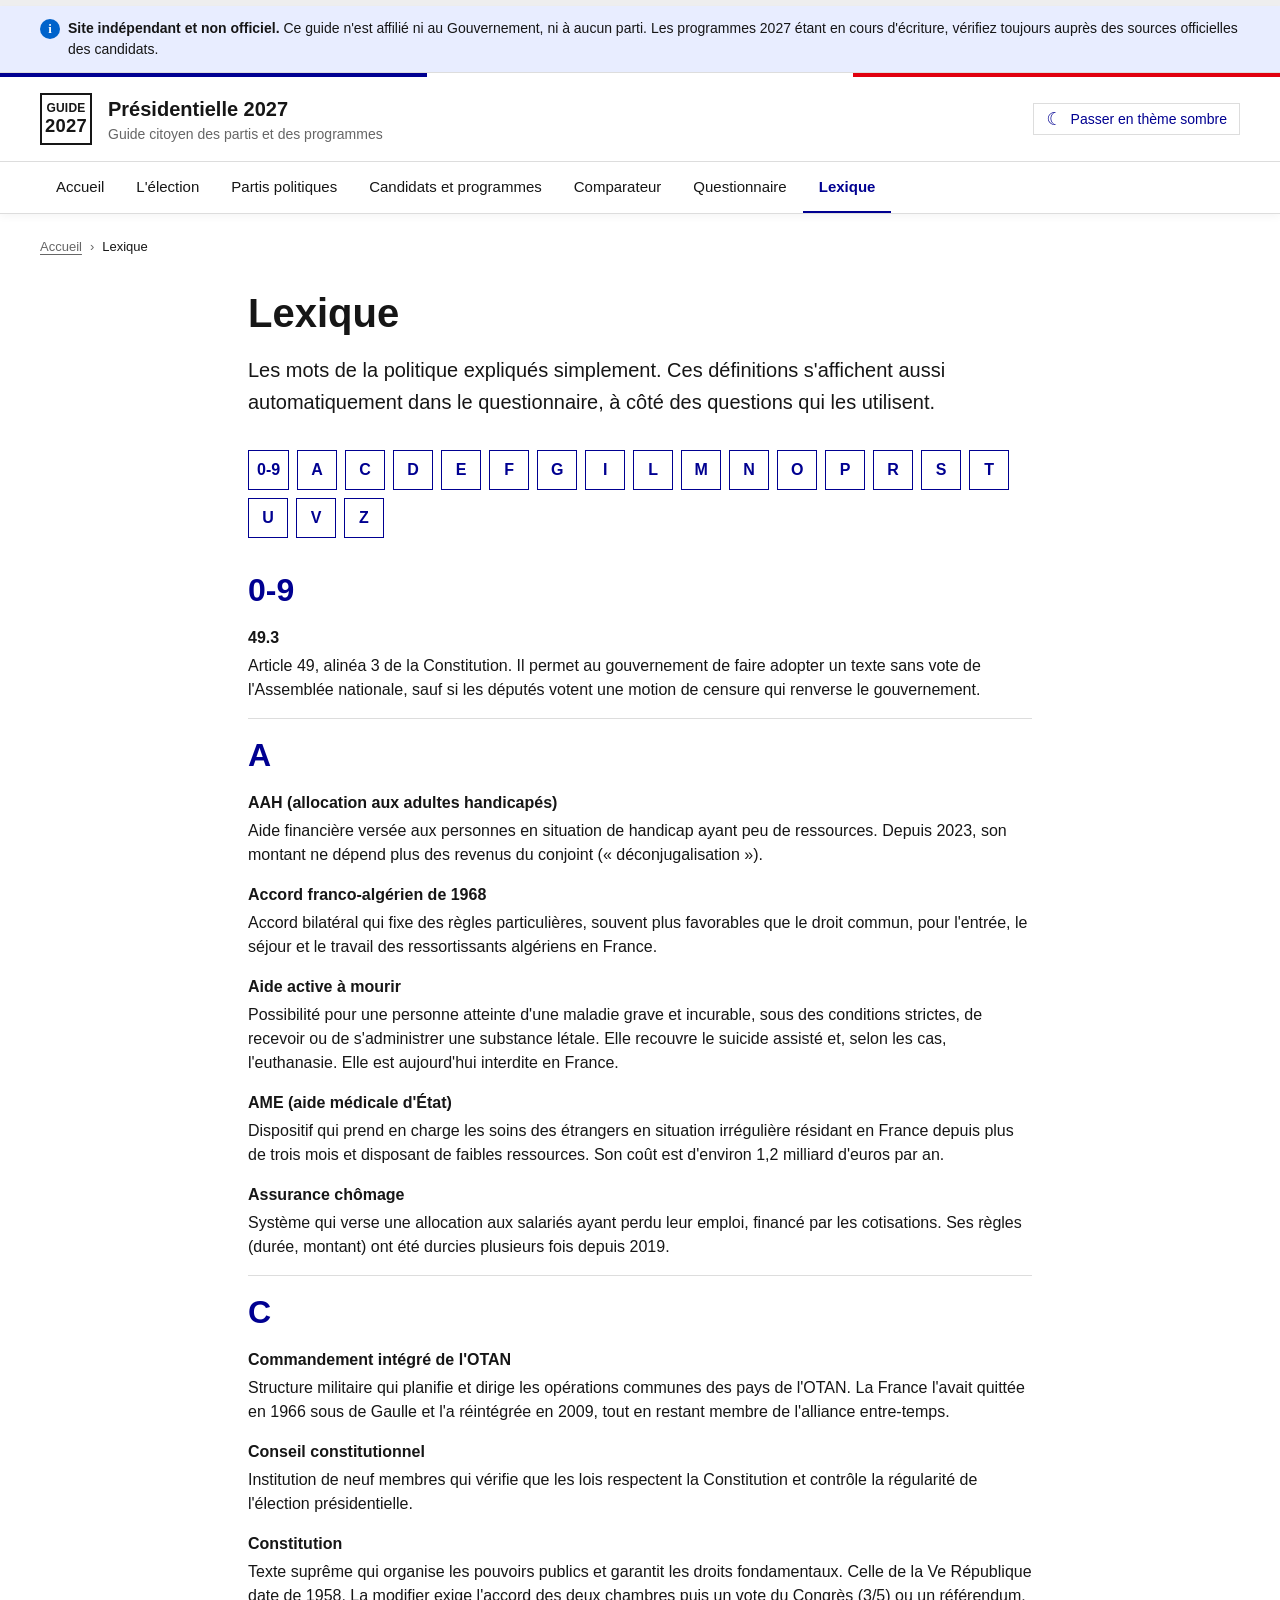
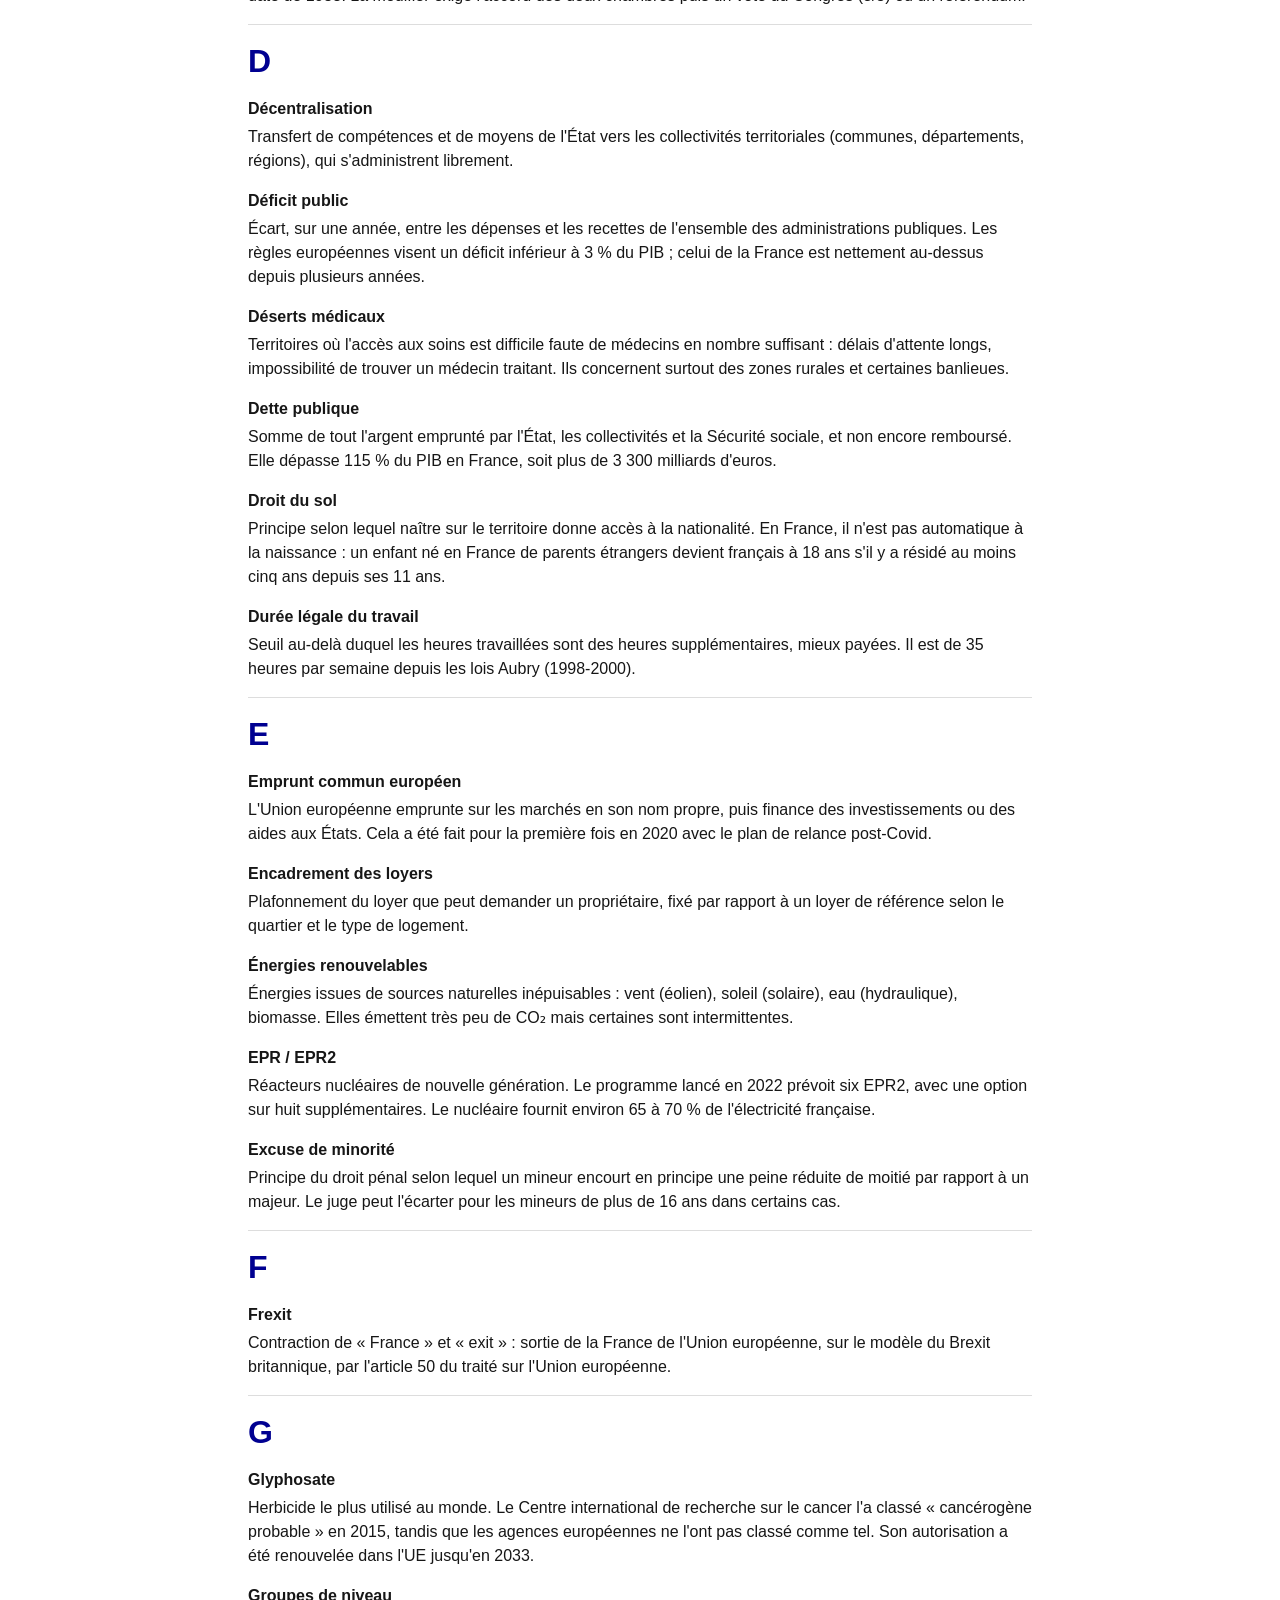
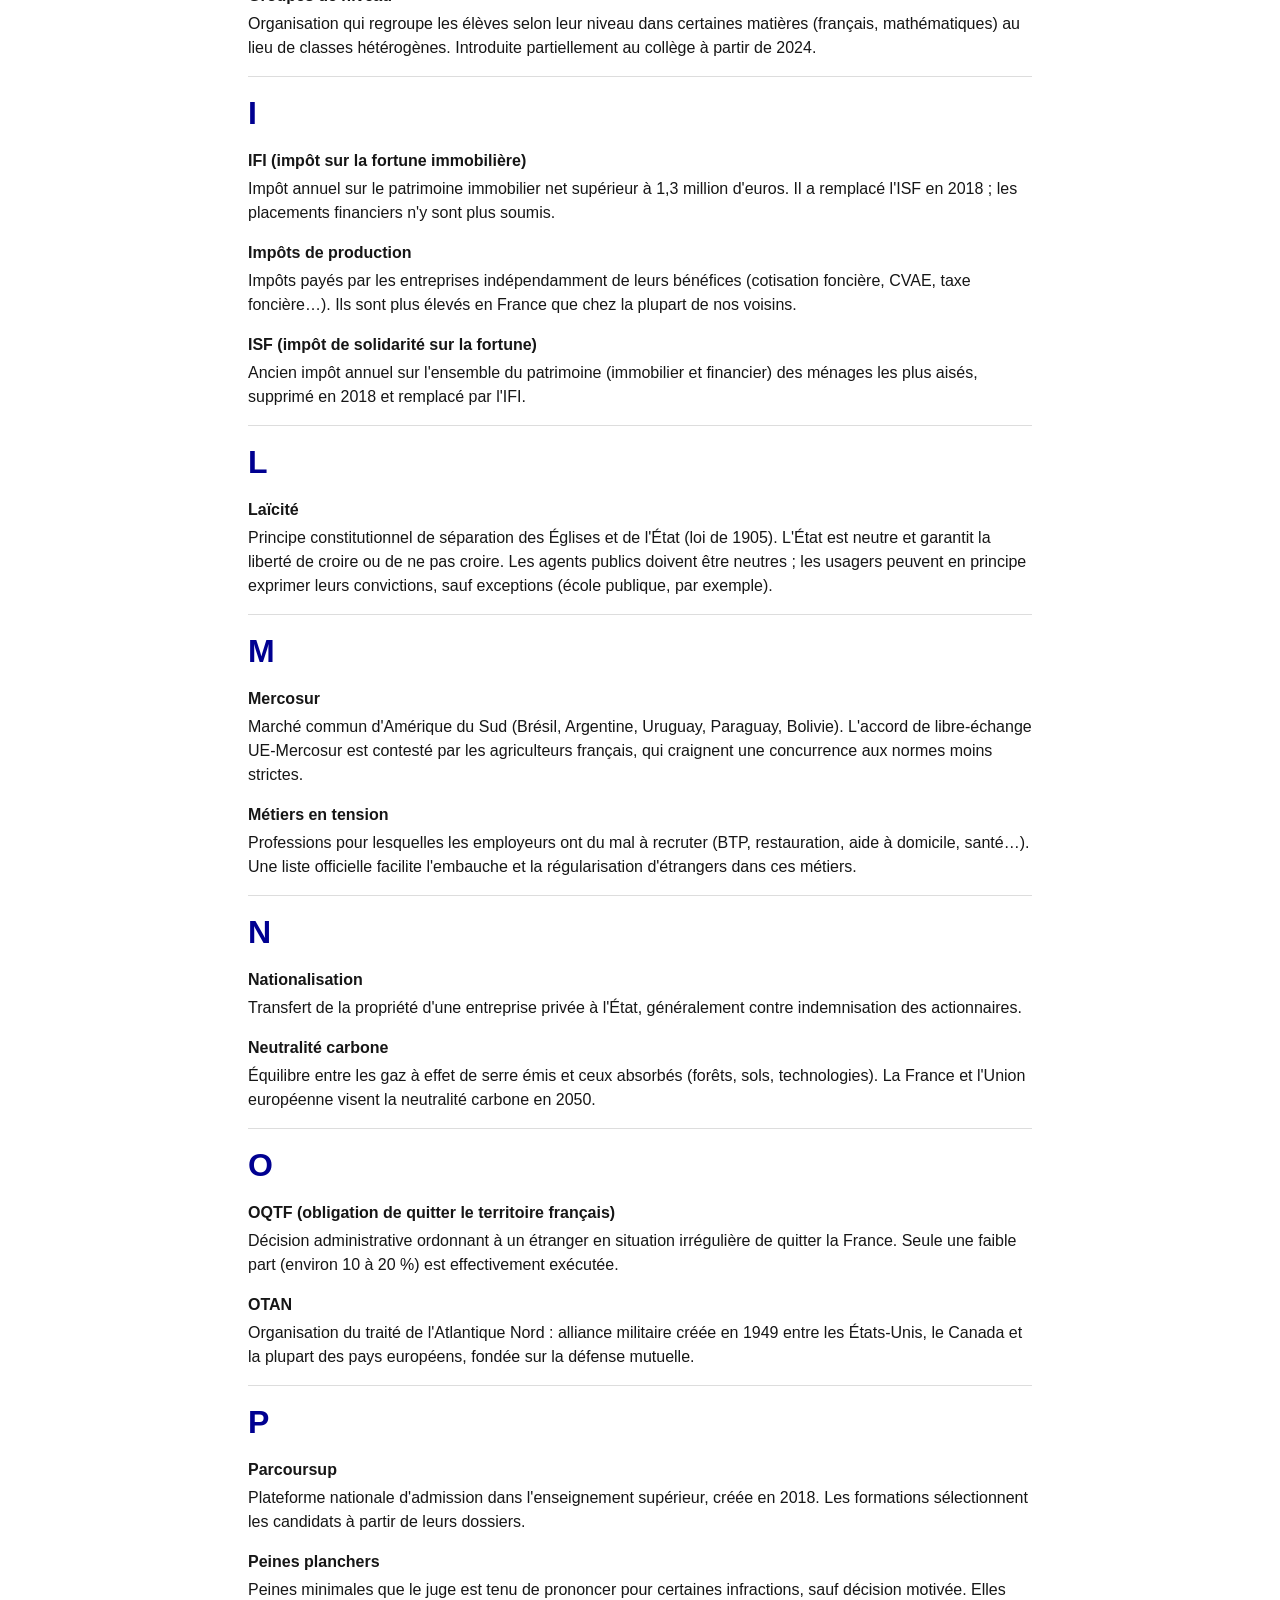
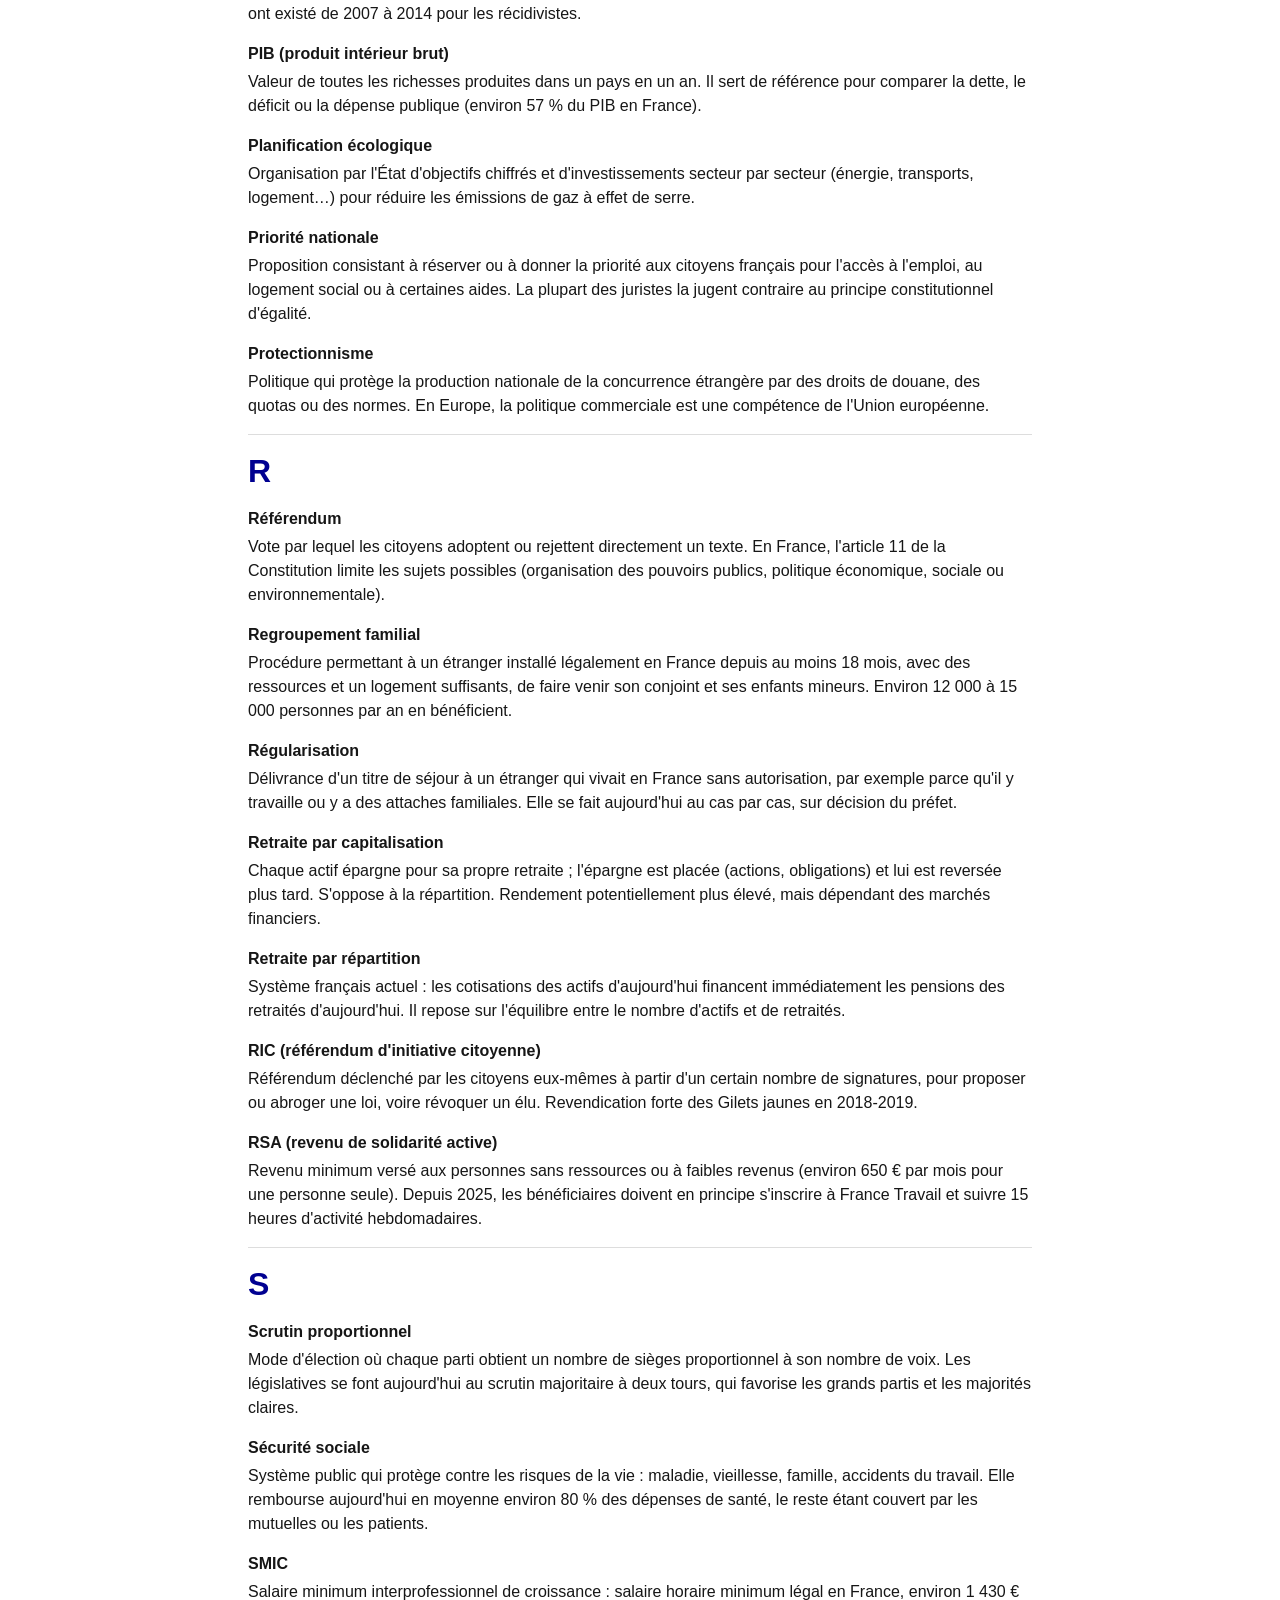
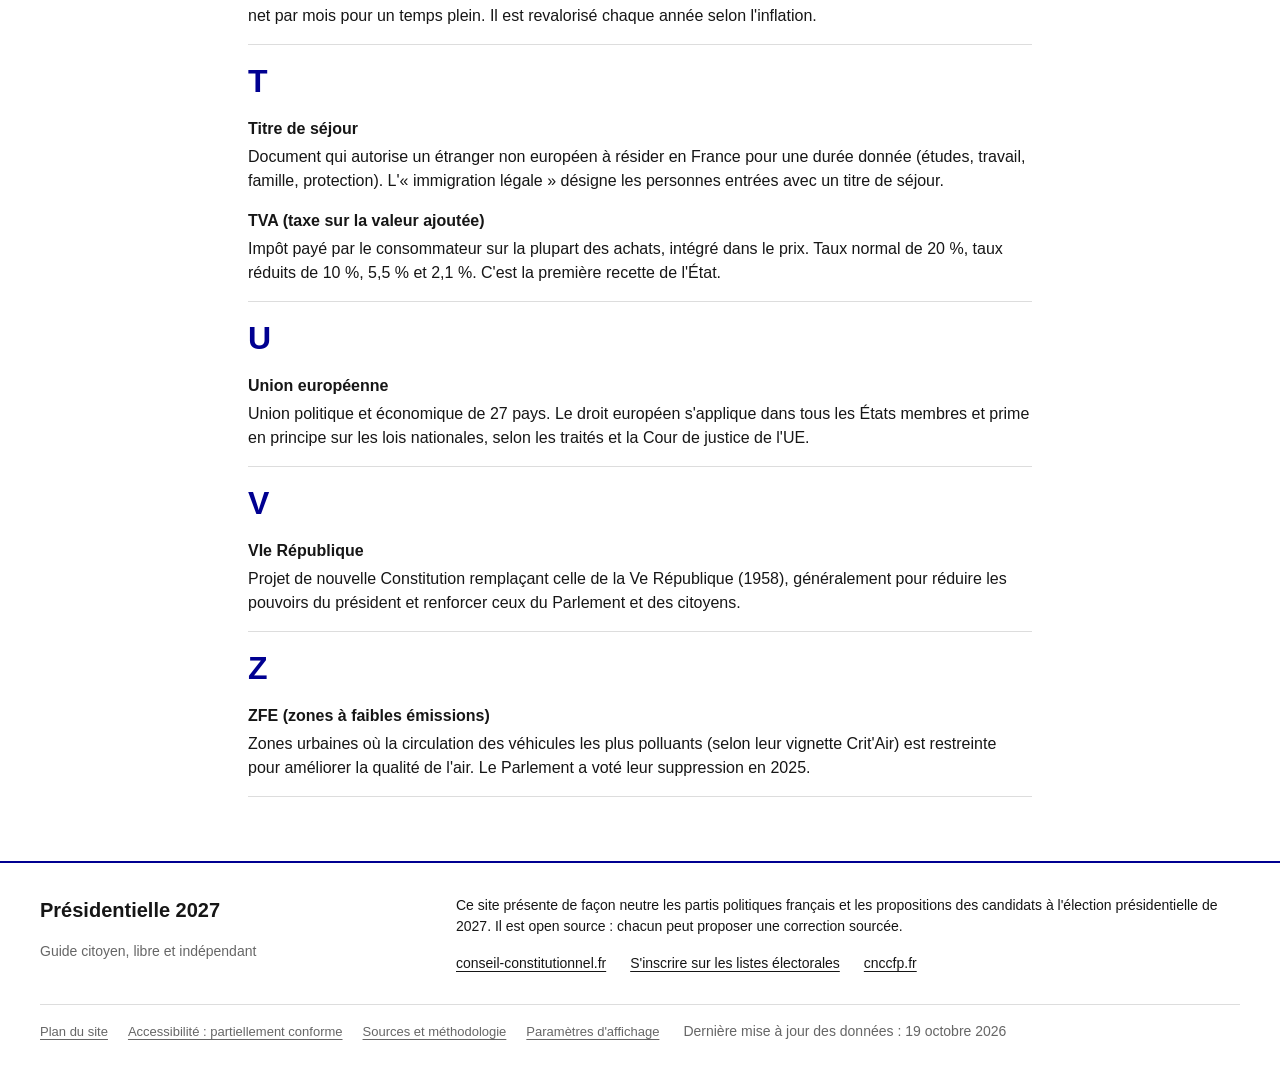
<file: lexique.html>
<!doctype html>
<html lang="fr">
<head>
  <meta charset="utf-8">
  <meta name="viewport" content="width=device-width, initial-scale=1">
  <title>Lexique politique — Présidentielle 2027</title>
  <meta name="description" content="Définitions simples des notions politiques, économiques et juridiques utilisées dans la campagne présidentielle 2027 : SMIC, ISF, AME, 49.3, proportionnelle, droit du sol…">
  <meta name="theme-color" content="#000091">
  <link rel="canonical" href="https://ede800.github.io/presidentielle-2027/lexique.html">
  <meta property="og:type" content="website">
  <meta property="og:locale" content="fr_FR">
  <meta property="og:site_name" content="Présidentielle 2027 — Guide citoyen">
  <meta property="og:title" content="Lexique politique — Présidentielle 2027">
  <meta property="og:description" content="Définitions simples des notions politiques, économiques et juridiques utilisées dans la campagne présidentielle 2027 : SMIC, ISF, AME, 49.3, proportionnelle, droit du sol…">
  <meta property="og:url" content="https://ede800.github.io/presidentielle-2027/lexique.html">
  <meta property="og:image" content="https://ede800.github.io/presidentielle-2027/img/og-image.png">
  <meta property="og:image:width" content="1200">
  <meta property="og:image:height" content="630">
  <meta property="og:image:alt" content="Présidentielle 2027, guide citoyen indépendant : partis, programmes, comparateur et questionnaire">
  <meta name="twitter:card" content="summary_large_image">
  <link rel="icon" href="favicon.svg" type="image/svg+xml">
  <link rel="stylesheet" href="css/style.css">
  <script>try{var t=localStorage.getItem("theme");if(t==="light"||t==="dark")document.documentElement.setAttribute("data-theme",t)}catch(e){}</script>
</head>
<body data-page="lexique">
  <div id="layout-header"></div>
  <main id="contenu" tabindex="-1" role="main">
    <div class="container"><nav class="breadcrumb" aria-label="Vous êtes ici :"><ol><li><a href="index.html">Accueil</a></li><li><span aria-current="page">Lexique</span></li></ol></nav></div>
    <div class="container" style="max-width:52rem">
      <div class="page-head">
        <h1>Lexique</h1>
        <p class="lead">Les mots de la politique expliqués simplement. Ces définitions s'affichent aussi automatiquement dans le questionnaire, à côté des questions qui les utilisent.</p>
      </div>
      <nav aria-label="Index alphabétique"><ul class="letters" id="lettres"></ul></nav>
      <div id="glossaire"></div>
    </div>

  </main>
  <div id="layout-footer"></div>
  <noscript><div class="container"><p class="callout callout--warning">Ce site a besoin de JavaScript pour afficher les données des partis, des candidats et le questionnaire. Le texte des pages reste lisible sans JavaScript.</p></div></noscript>
  <script src="js/data.js"></script>
  <script src="js/questionnaire-data.js"></script>
  <script src="js/portraits.js"></script>
  <script src="js/lexique.js"></script>
  <script src="js/app.js"></script>
</body>
</html>
</file>
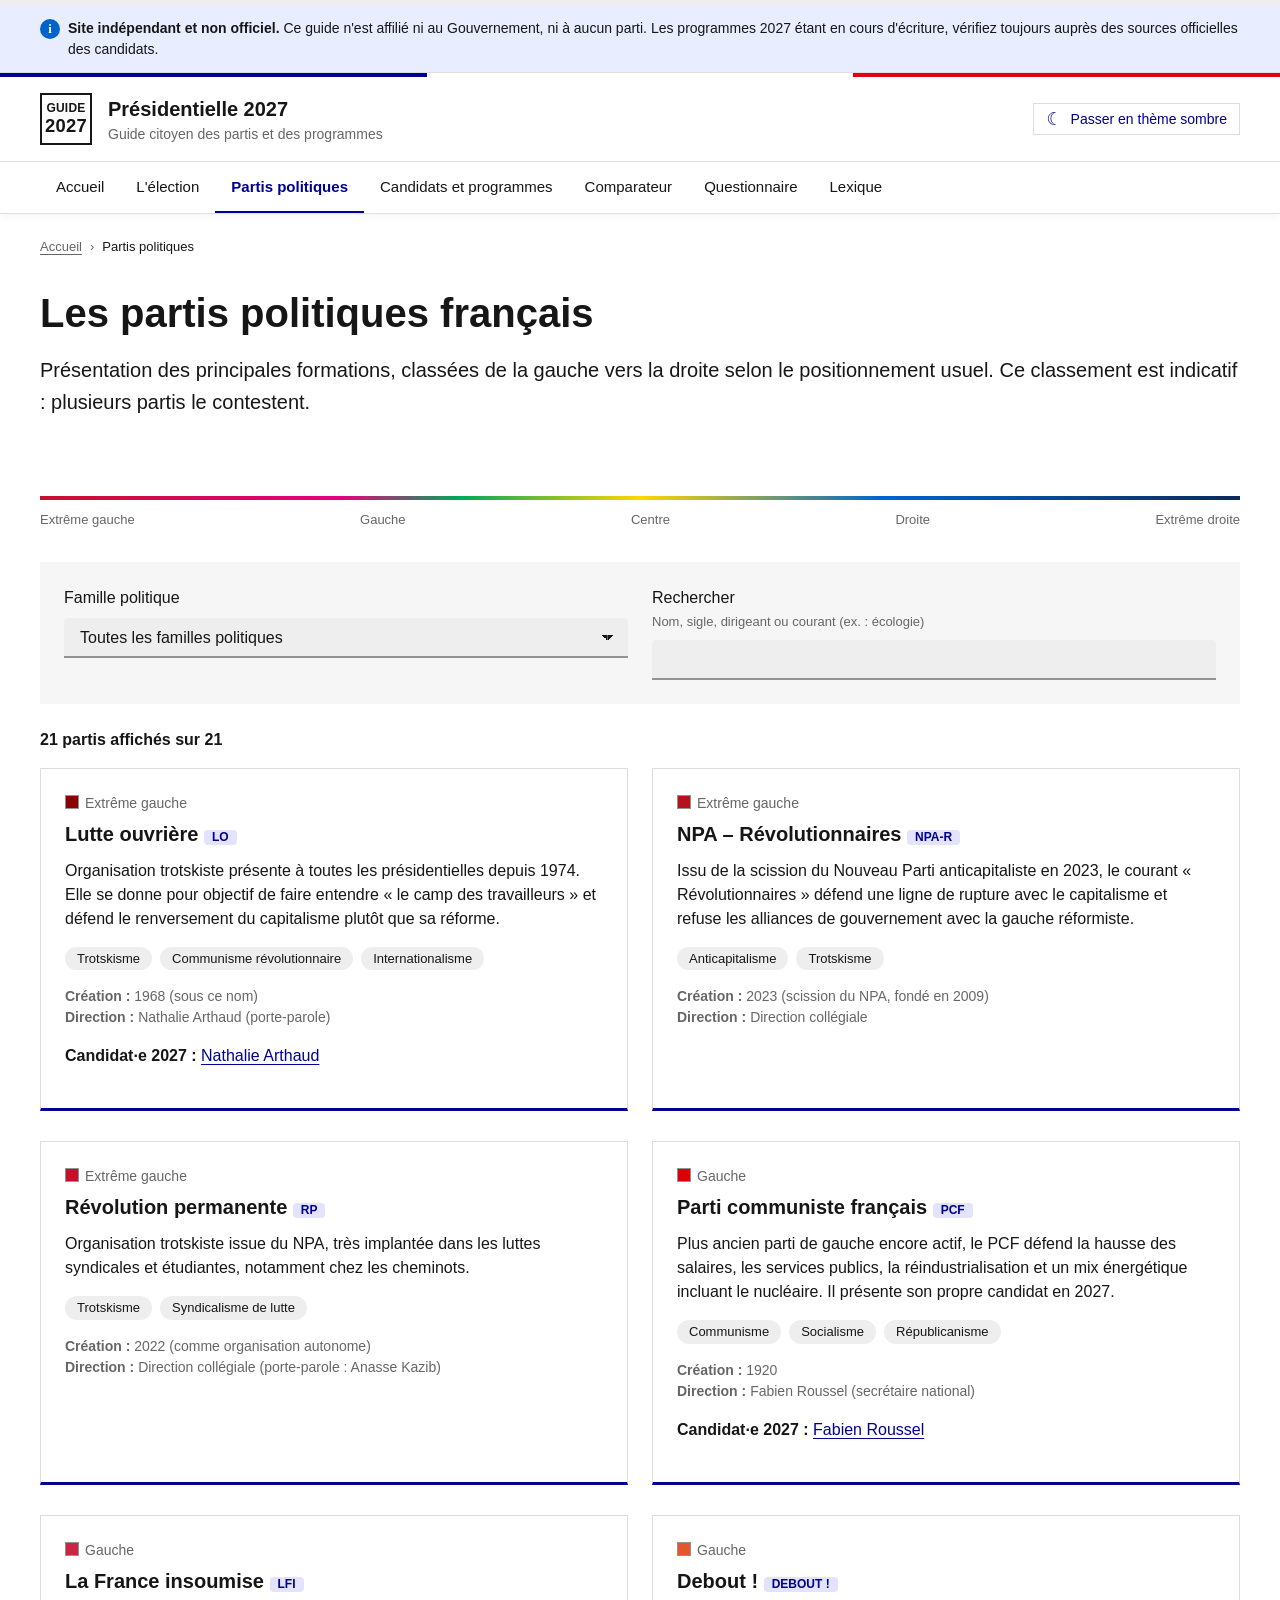
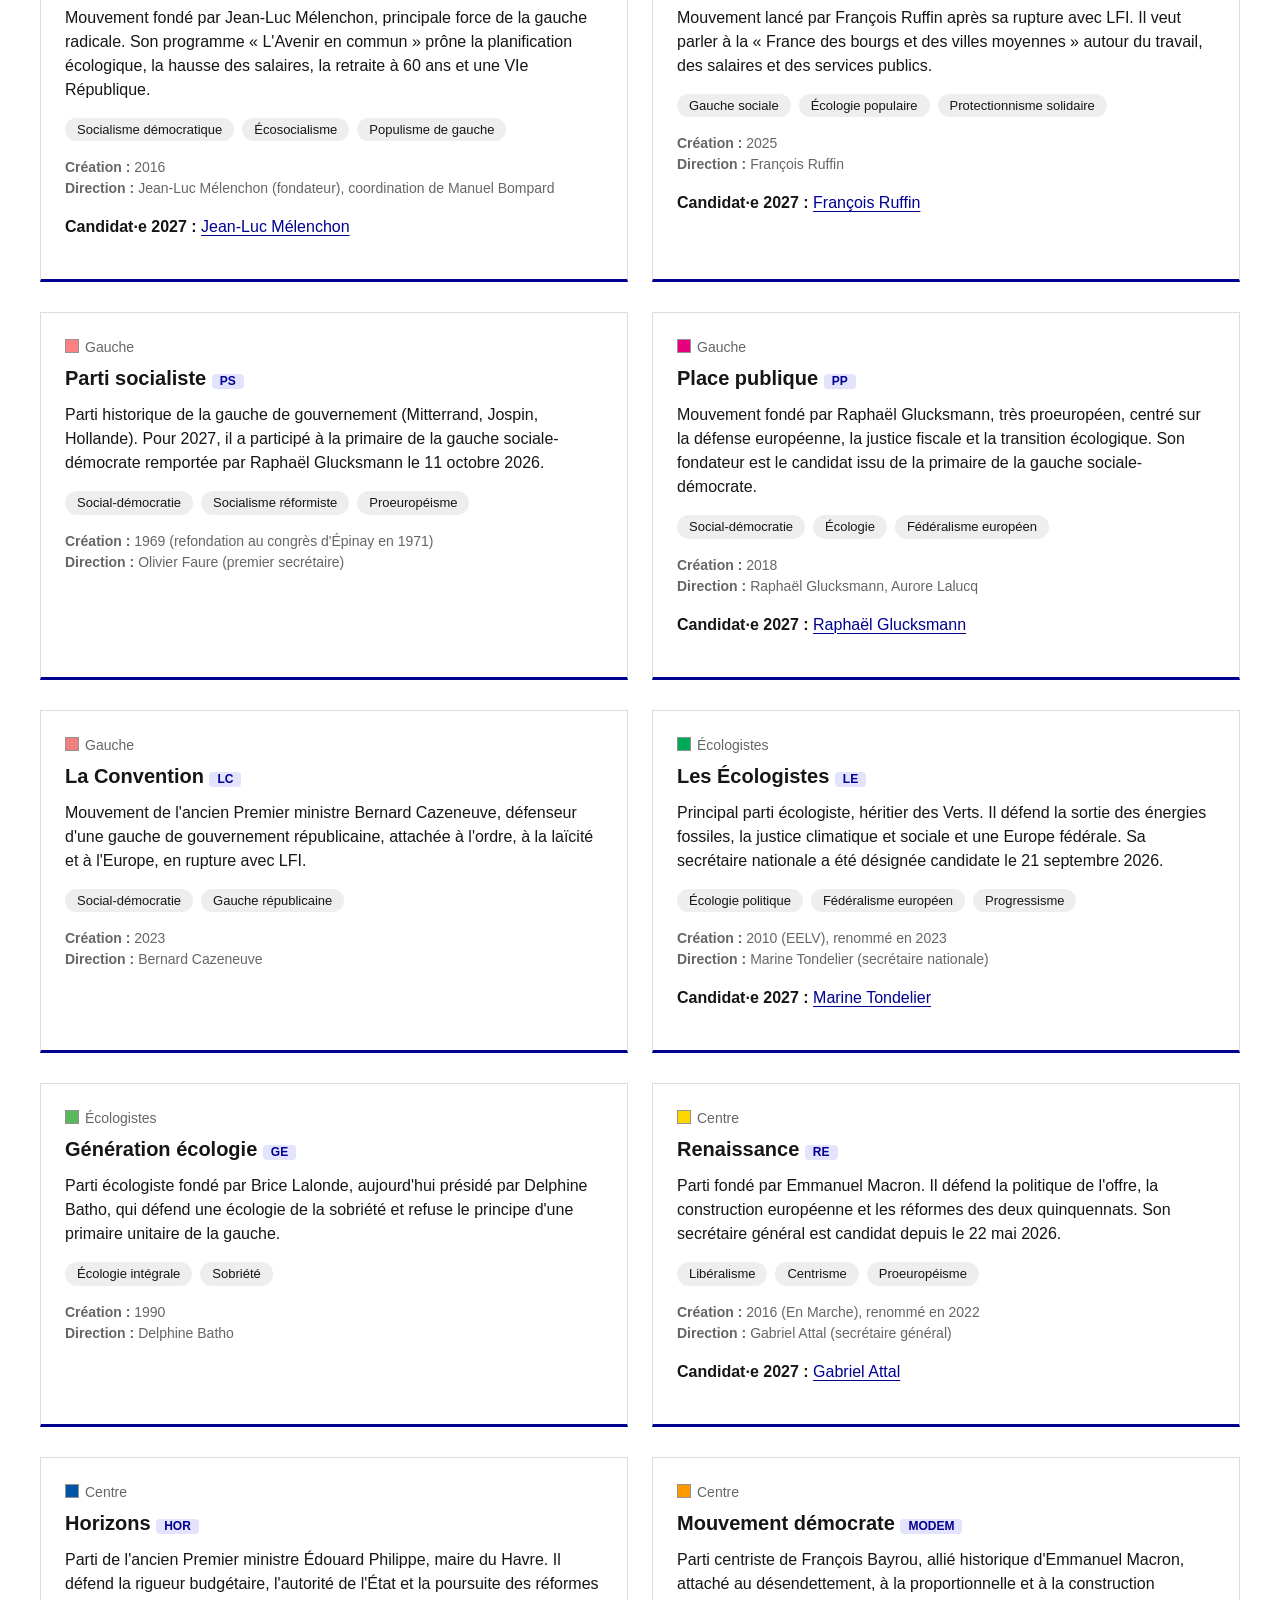
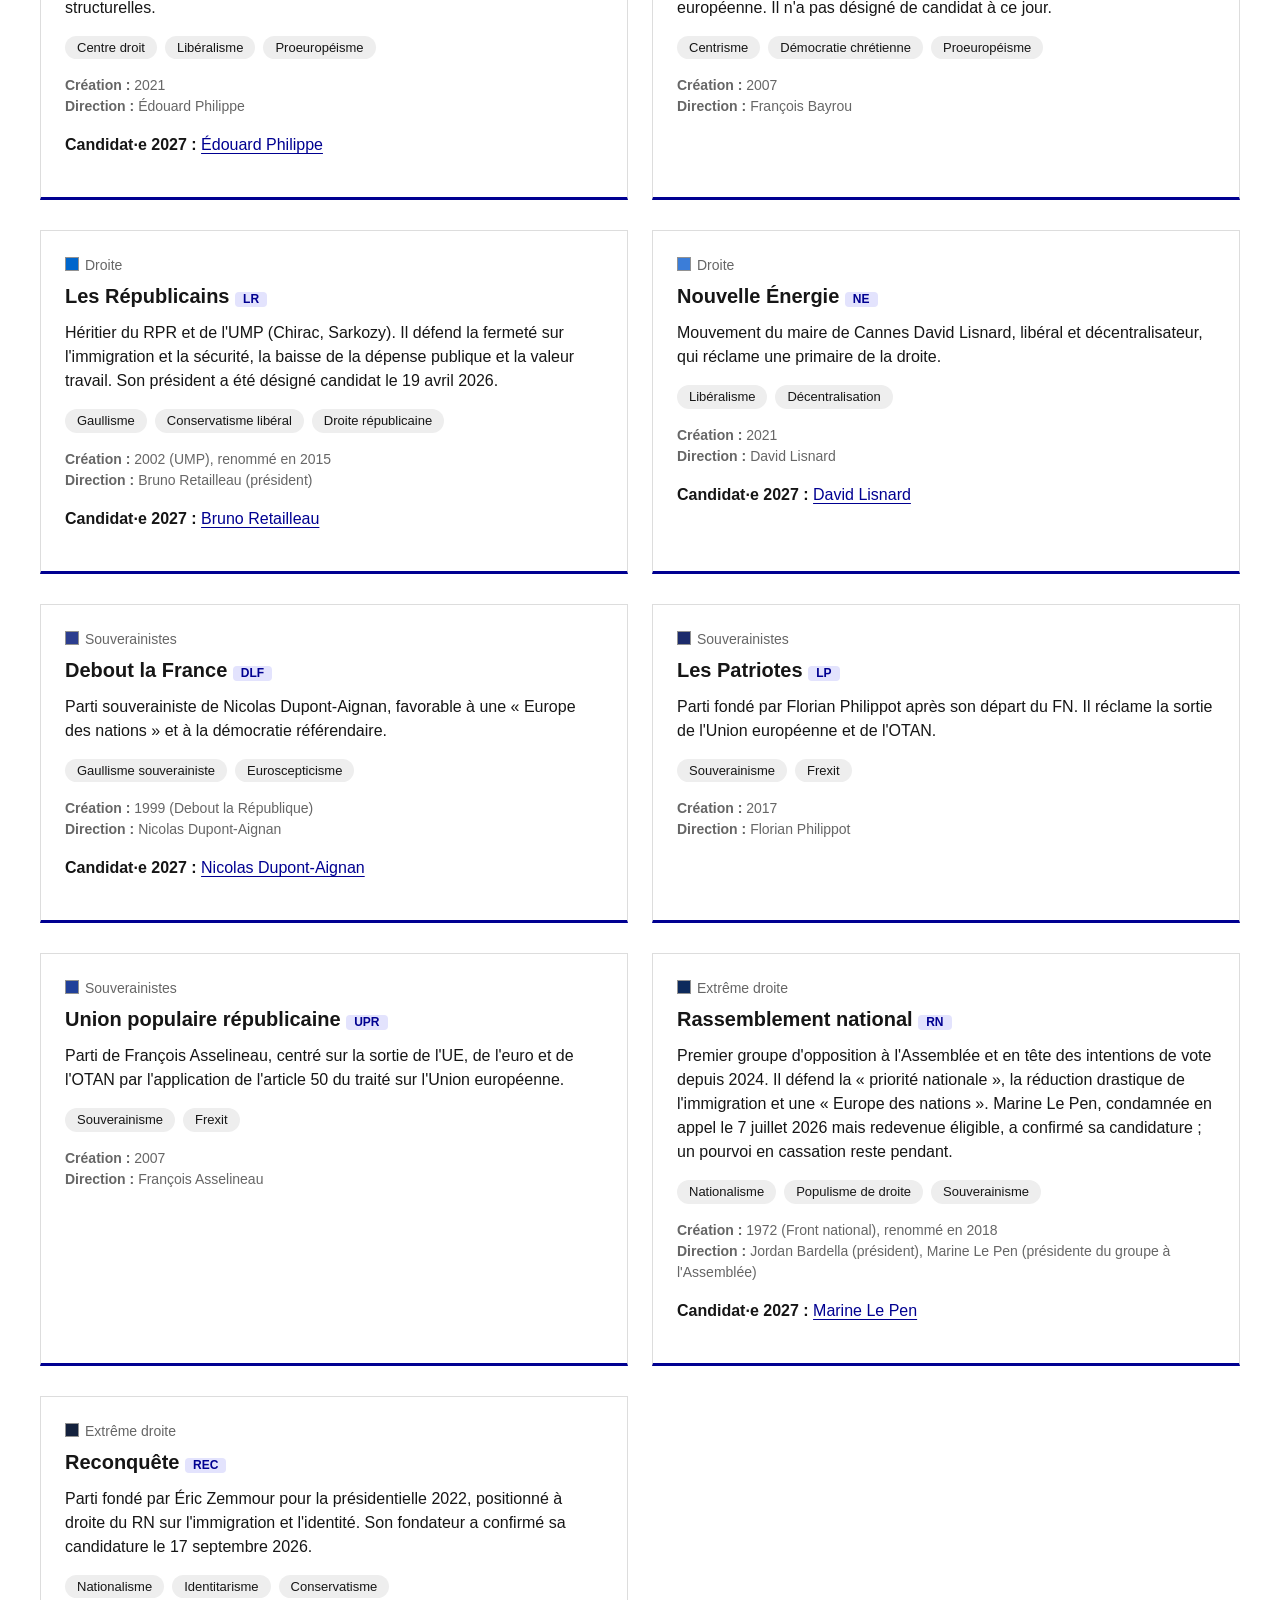
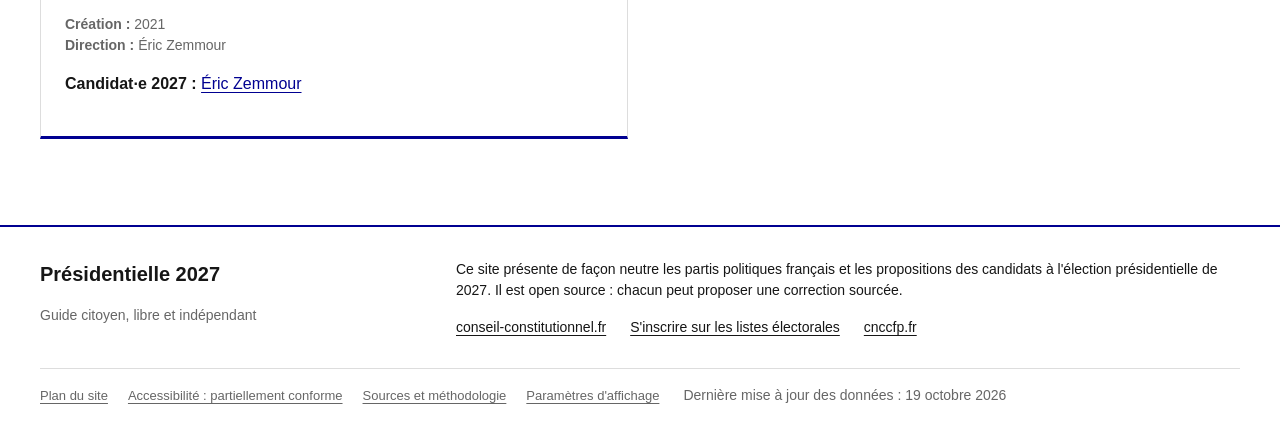
<file: partis.html>
<!doctype html>
<html lang="fr">
<head>
  <meta charset="utf-8">
  <meta name="viewport" content="width=device-width, initial-scale=1">
  <title>Les partis politiques français — Présidentielle 2027</title>
  <meta name="description" content="Présentation neutre des principaux partis politiques français : histoire, idéologie, direction et candidat à la présidentielle 2027.">
  <meta name="theme-color" content="#000091">
  <link rel="canonical" href="https://ede800.github.io/presidentielle-2027/partis.html">
  <meta property="og:type" content="website">
  <meta property="og:locale" content="fr_FR">
  <meta property="og:site_name" content="Présidentielle 2027 — Guide citoyen">
  <meta property="og:title" content="Les partis politiques français — Présidentielle 2027">
  <meta property="og:description" content="Présentation neutre des principaux partis politiques français : histoire, idéologie, direction et candidat à la présidentielle 2027.">
  <meta property="og:url" content="https://ede800.github.io/presidentielle-2027/partis.html">
  <meta property="og:image" content="https://ede800.github.io/presidentielle-2027/img/og-image.png">
  <meta property="og:image:width" content="1200">
  <meta property="og:image:height" content="630">
  <meta property="og:image:alt" content="Présidentielle 2027, guide citoyen indépendant : partis, programmes, comparateur et questionnaire">
  <meta name="twitter:card" content="summary_large_image">
  <link rel="icon" href="favicon.svg" type="image/svg+xml">
  <link rel="stylesheet" href="css/style.css">
  <script>try{var t=localStorage.getItem("theme");if(t==="light"||t==="dark")document.documentElement.setAttribute("data-theme",t)}catch(e){}</script>
</head>
<body data-page="partis">
  <div id="layout-header"></div>
  <main id="contenu" tabindex="-1" role="main">
    <div class="container"><nav class="breadcrumb" aria-label="Vous êtes ici :"><ol><li><a href="index.html">Accueil</a></li><li><span aria-current="page">Partis politiques</span></li></ol></nav></div>
    <div class="container">
      <div class="page-head">
        <h1>Les partis politiques français</h1>
        <p class="lead">Présentation des principales formations, classées de la gauche vers la droite selon le positionnement usuel. Ce classement est indicatif : plusieurs partis le contestent.</p>
      </div>

      <div class="spectrum" aria-hidden="true">
        <div class="spectrum__axis"></div>
        <div class="spectrum__labels"><span>Extrême gauche</span><span>Gauche</span><span>Centre</span><span>Droite</span><span>Extrême droite</span></div>
      </div>

      <form id="form-filtres" class="section--alt" style="padding:1.5rem;margin-bottom:1.5rem" role="search" aria-label="Filtrer les partis">
        <div class="grid grid--2">
          <div>
            <label class="label" for="filtre-famille">Famille politique</label>
            <select class="select" id="filtre-famille"></select>
          </div>
          <div>
            <label class="label" for="filtre-texte">Rechercher <span class="hint">Nom, sigle, dirigeant ou courant (ex. : écologie)</span></label>
            <input class="input" type="search" id="filtre-texte" autocomplete="off">
          </div>
        </div>
      </form>

      <p class="count" id="nb-partis" role="status" aria-live="polite"></p>
      <ul class="grid grid--2" id="liste-partis" style="list-style:none;padding:0"></ul>
    </div>

  </main>
  <div id="layout-footer"></div>
  <noscript><div class="container"><p class="callout callout--warning">Ce site a besoin de JavaScript pour afficher les données des partis, des candidats et le questionnaire. Le texte des pages reste lisible sans JavaScript.</p></div></noscript>
  <script src="js/data.js"></script>
  <script src="js/questionnaire-data.js"></script>
  <script src="js/portraits.js"></script>
  <script src="js/lexique.js"></script>
  <script src="js/app.js"></script>
</body>
</html>
</file>
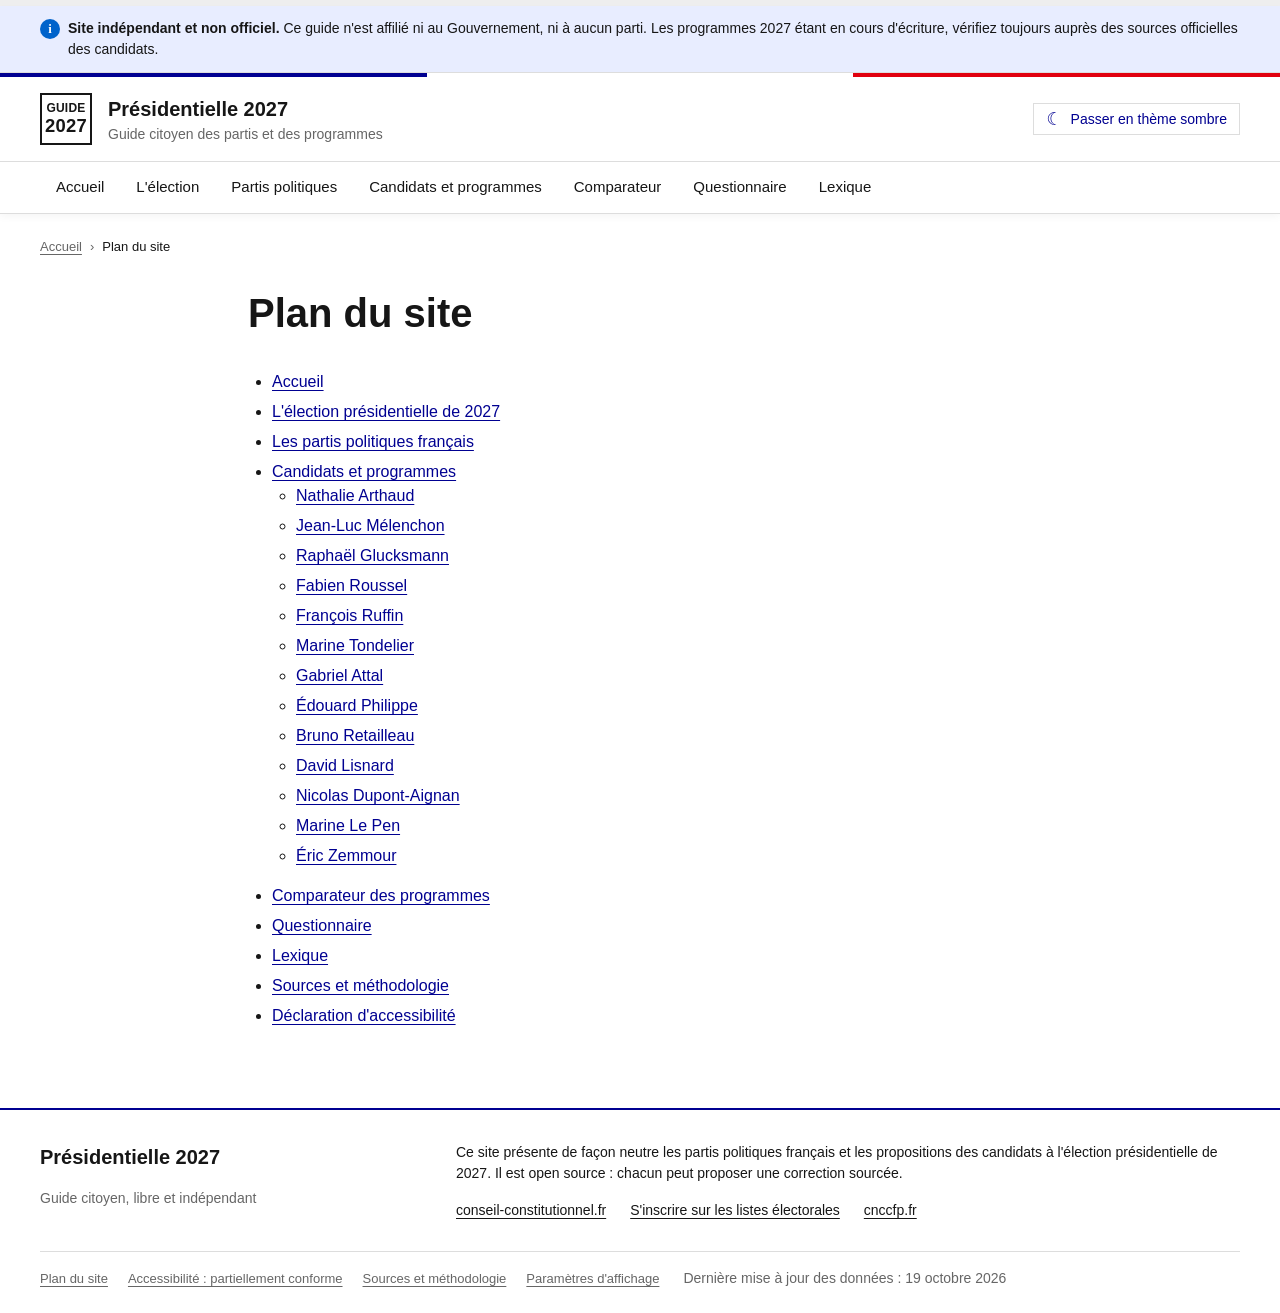
<file: plan.html>
<!doctype html>
<html lang="fr">
<head>
  <meta charset="utf-8">
  <meta name="viewport" content="width=device-width, initial-scale=1">
  <title>Plan du site — Présidentielle 2027</title>
  <meta name="description" content="Plan du site du guide citoyen Présidentielle 2027.">
  <meta name="theme-color" content="#000091">
  <link rel="canonical" href="https://ede800.github.io/presidentielle-2027/plan.html">
  <meta property="og:type" content="website">
  <meta property="og:locale" content="fr_FR">
  <meta property="og:site_name" content="Présidentielle 2027 — Guide citoyen">
  <meta property="og:title" content="Plan du site — Présidentielle 2027">
  <meta property="og:description" content="Plan du site du guide citoyen Présidentielle 2027.">
  <meta property="og:url" content="https://ede800.github.io/presidentielle-2027/plan.html">
  <meta property="og:image" content="https://ede800.github.io/presidentielle-2027/img/og-image.png">
  <meta property="og:image:width" content="1200">
  <meta property="og:image:height" content="630">
  <meta property="og:image:alt" content="Présidentielle 2027, guide citoyen indépendant : partis, programmes, comparateur et questionnaire">
  <meta name="twitter:card" content="summary_large_image">
  <link rel="icon" href="favicon.svg" type="image/svg+xml">
  <link rel="stylesheet" href="css/style.css">
  <script>try{var t=localStorage.getItem("theme");if(t==="light"||t==="dark")document.documentElement.setAttribute("data-theme",t)}catch(e){}</script>
</head>
<body data-page="plan">
  <div id="layout-header"></div>
  <main id="contenu" tabindex="-1" role="main">
    <div class="container"><nav class="breadcrumb" aria-label="Vous êtes ici :"><ol><li><a href="index.html">Accueil</a></li><li><span aria-current="page">Plan du site</span></li></ol></nav></div>
    <div class="container" style="max-width:52rem">
      <div class="page-head">
        <h1>Plan du site</h1>
      </div>
      <ul>
        <li><a href="index.html">Accueil</a></li>
        <li><a href="election.html">L'élection présidentielle de 2027</a></li>
        <li><a href="partis.html">Les partis politiques français</a></li>
        <li><a href="candidats.html">Candidats et programmes</a>
          <ul id="plan-candidats"></ul>
        </li>
        <li><a href="comparateur.html">Comparateur des programmes</a></li>
        <li><a href="questionnaire.html">Questionnaire</a></li>
        <li><a href="lexique.html">Lexique</a></li>
        <li><a href="sources.html">Sources et méthodologie</a></li>
        <li><a href="accessibilite.html">Déclaration d'accessibilité</a></li>
      </ul>
    </div>

  </main>
  <div id="layout-footer"></div>
  <noscript><div class="container"><p class="callout callout--warning">Ce site a besoin de JavaScript pour afficher les données des partis, des candidats et le questionnaire. Le texte des pages reste lisible sans JavaScript.</p></div></noscript>
  <script src="js/data.js"></script>
  <script src="js/questionnaire-data.js"></script>
  <script src="js/portraits.js"></script>
  <script src="js/lexique.js"></script>
  <script src="js/app.js"></script>
</body>
</html>
</file>
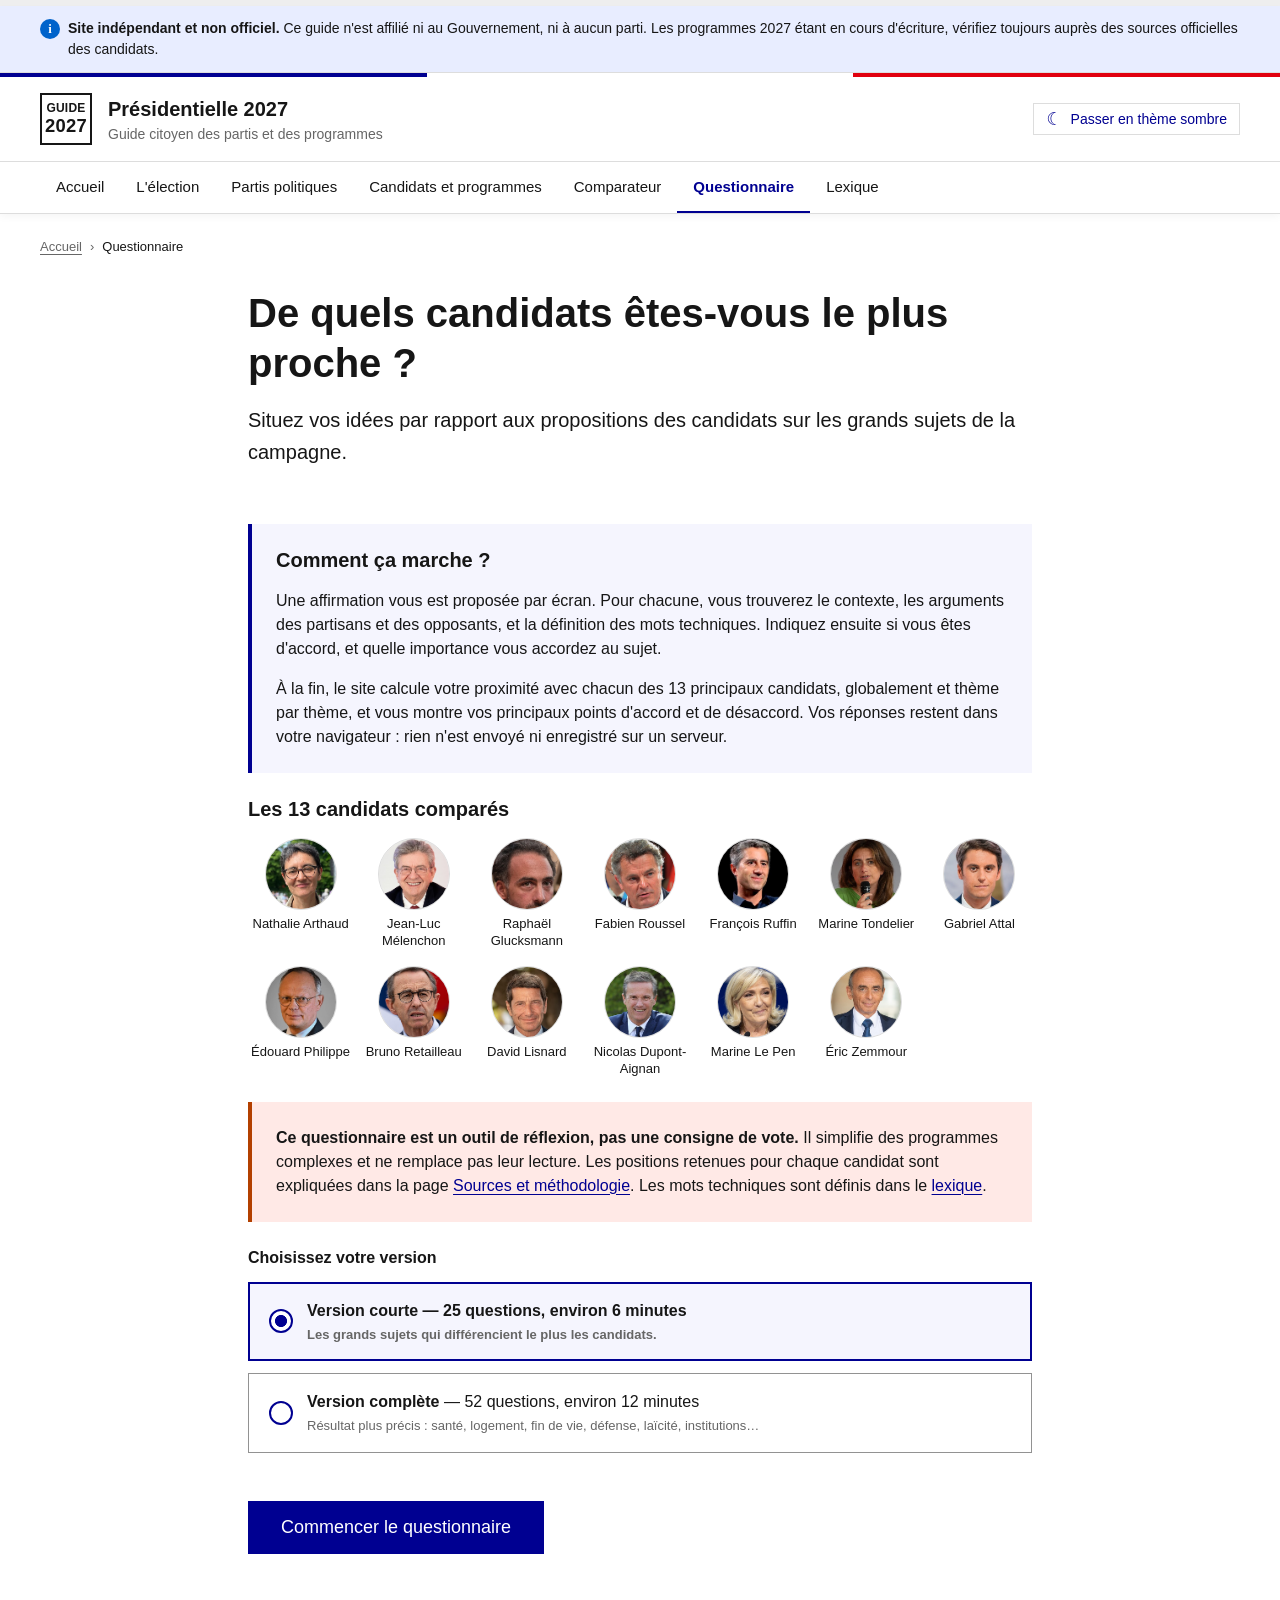
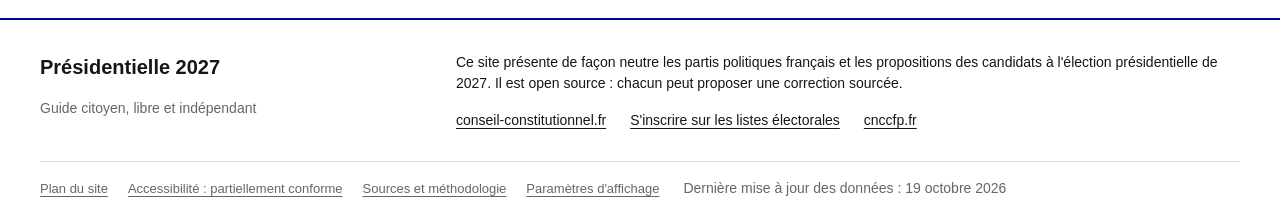
<file: questionnaire.html>
<!doctype html>
<html lang="fr">
<head>
  <meta charset="utf-8">
  <meta name="viewport" content="width=device-width, initial-scale=1">
  <title>Questionnaire : de quels candidats êtes-vous proche ? — Présidentielle 2027</title>
  <meta name="description" content="Répondez à 25 ou 52 affirmations sur l'économie, le social, l'écologie, l'immigration, la sécurité, l'Europe et les institutions, et découvrez votre proximité avec les candidats.">
  <meta name="theme-color" content="#000091">
  <link rel="canonical" href="https://ede800.github.io/presidentielle-2027/questionnaire.html">
  <meta property="og:type" content="website">
  <meta property="og:locale" content="fr_FR">
  <meta property="og:site_name" content="Présidentielle 2027 — Guide citoyen">
  <meta property="og:title" content="Questionnaire : de quels candidats êtes-vous proche ? — Présidentielle 2027">
  <meta property="og:description" content="Répondez à 25 ou 52 affirmations sur l'économie, le social, l'écologie, l'immigration, la sécurité, l'Europe et les institutions, et découvrez votre proximité avec les candidats.">
  <meta property="og:url" content="https://ede800.github.io/presidentielle-2027/questionnaire.html">
  <meta property="og:image" content="https://ede800.github.io/presidentielle-2027/img/og-image.png">
  <meta property="og:image:width" content="1200">
  <meta property="og:image:height" content="630">
  <meta property="og:image:alt" content="Présidentielle 2027, guide citoyen indépendant : partis, programmes, comparateur et questionnaire">
  <meta name="twitter:card" content="summary_large_image">
  <link rel="icon" href="favicon.svg" type="image/svg+xml">
  <link rel="stylesheet" href="css/style.css">
  <script>try{var t=localStorage.getItem("theme");if(t==="light"||t==="dark")document.documentElement.setAttribute("data-theme",t)}catch(e){}</script>
</head>
<body data-page="questionnaire">
  <div id="layout-header"></div>
  <main id="contenu" tabindex="-1" role="main">
    <div class="container"><nav class="breadcrumb" aria-label="Vous êtes ici :"><ol><li><a href="index.html">Accueil</a></li><li><span aria-current="page">Questionnaire</span></li></ol></nav></div>
    <div class="container" style="max-width:52rem">
      <div class="page-head">
        <h1>De quels candidats êtes-vous le plus proche ?</h1>
        <p class="lead">Situez vos idées par rapport aux propositions des candidats sur les grands sujets de la campagne.</p>
      </div>
      <div id="quiz" aria-live="off"></div>
    </div>

  </main>
  <div id="layout-footer"></div>
  <noscript><div class="container"><p class="callout callout--warning">Ce site a besoin de JavaScript pour afficher les données des partis, des candidats et le questionnaire. Le texte des pages reste lisible sans JavaScript.</p></div></noscript>
  <script src="js/data.js"></script>
  <script src="js/questionnaire-data.js"></script>
  <script src="js/portraits.js"></script>
  <script src="js/lexique.js"></script>
  <script src="js/app.js"></script>
</body>
</html>
</file>
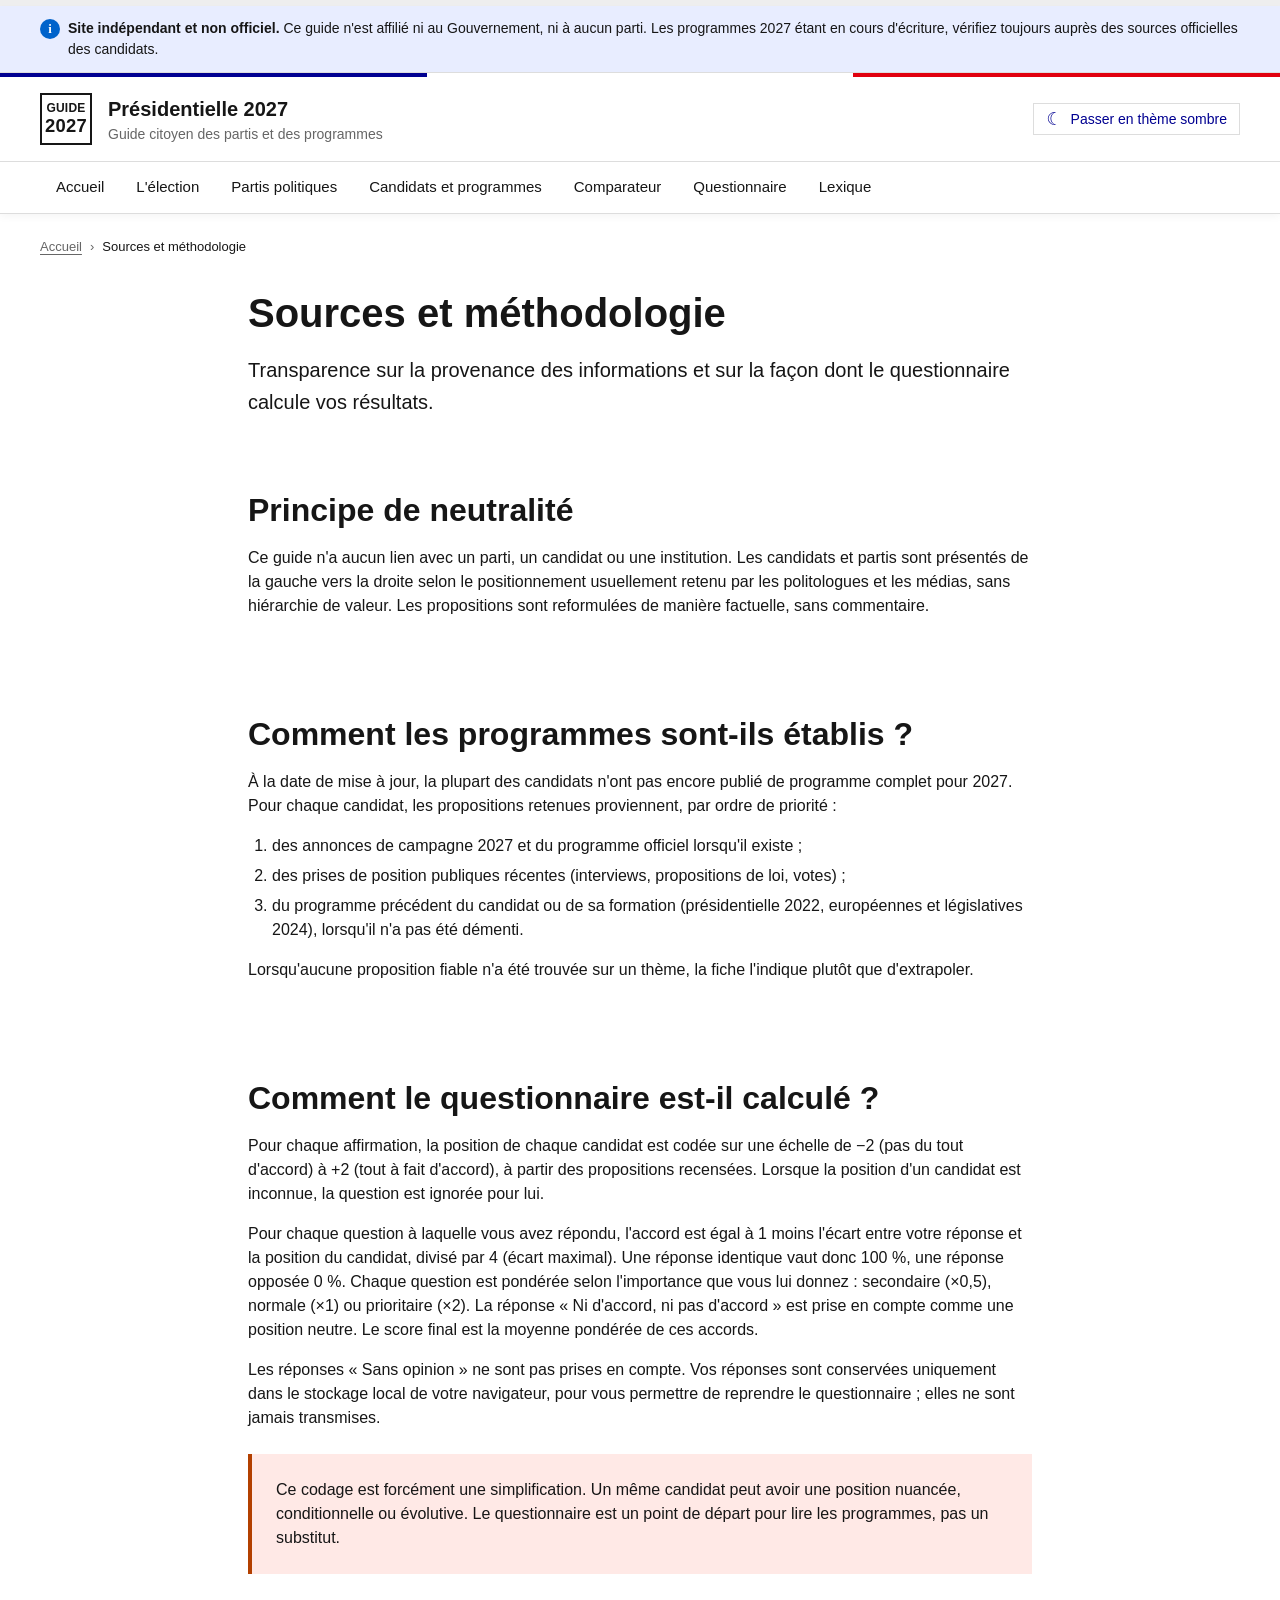
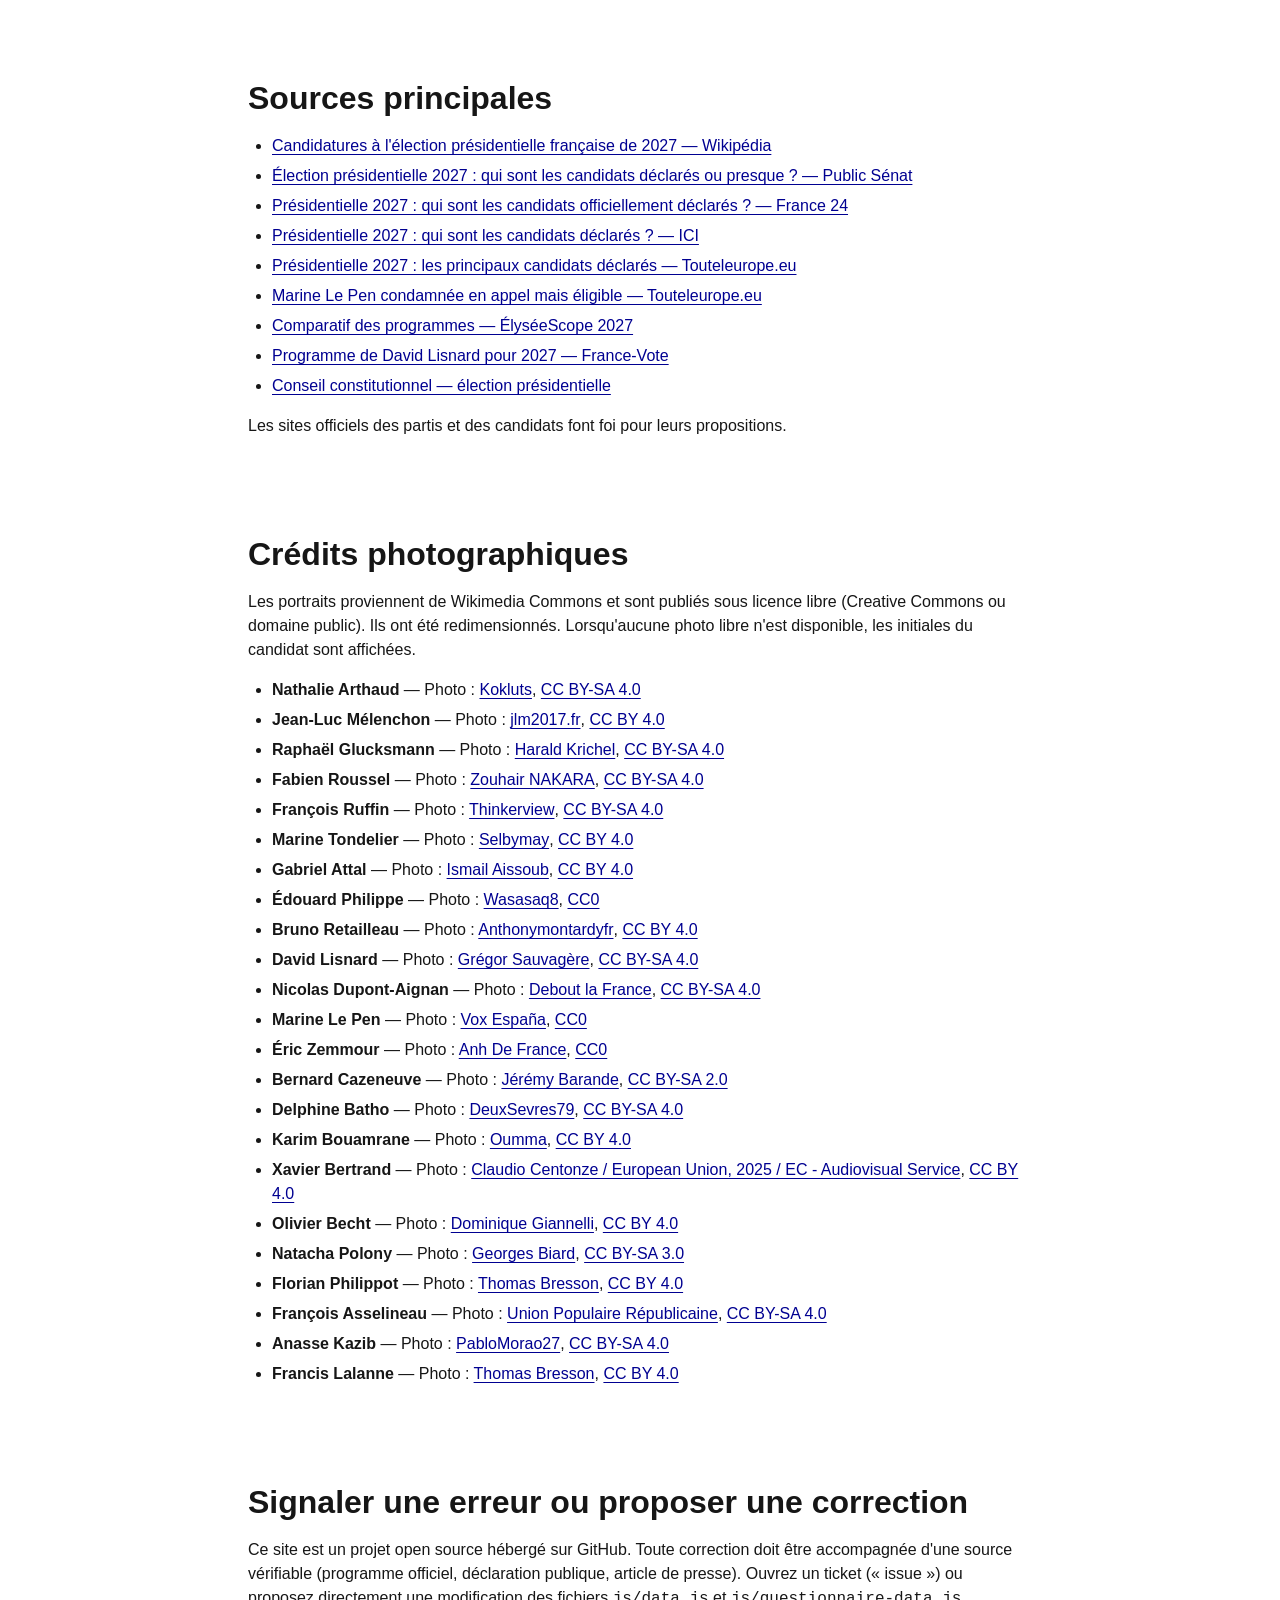
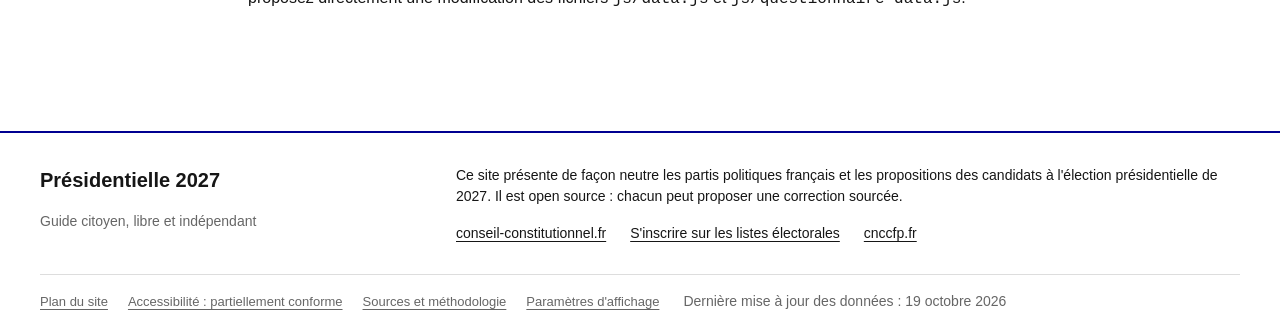
<file: sources.html>
<!doctype html>
<html lang="fr">
<head>
  <meta charset="utf-8">
  <meta name="viewport" content="width=device-width, initial-scale=1">
  <title>Sources et méthodologie — Présidentielle 2027</title>
  <meta name="description" content="Sources utilisées, méthode de rédaction des programmes, calcul du questionnaire et procédure de correction.">
  <meta name="theme-color" content="#000091">
  <link rel="canonical" href="https://ede800.github.io/presidentielle-2027/sources.html">
  <meta property="og:type" content="website">
  <meta property="og:locale" content="fr_FR">
  <meta property="og:site_name" content="Présidentielle 2027 — Guide citoyen">
  <meta property="og:title" content="Sources et méthodologie — Présidentielle 2027">
  <meta property="og:description" content="Sources utilisées, méthode de rédaction des programmes, calcul du questionnaire et procédure de correction.">
  <meta property="og:url" content="https://ede800.github.io/presidentielle-2027/sources.html">
  <meta property="og:image" content="https://ede800.github.io/presidentielle-2027/img/og-image.png">
  <meta property="og:image:width" content="1200">
  <meta property="og:image:height" content="630">
  <meta property="og:image:alt" content="Présidentielle 2027, guide citoyen indépendant : partis, programmes, comparateur et questionnaire">
  <meta name="twitter:card" content="summary_large_image">
  <link rel="icon" href="favicon.svg" type="image/svg+xml">
  <link rel="stylesheet" href="css/style.css">
  <script>try{var t=localStorage.getItem("theme");if(t==="light"||t==="dark")document.documentElement.setAttribute("data-theme",t)}catch(e){}</script>
</head>
<body data-page="sources">
  <div id="layout-header"></div>
  <main id="contenu" tabindex="-1" role="main">
    <div class="container"><nav class="breadcrumb" aria-label="Vous êtes ici :"><ol><li><a href="index.html">Accueil</a></li><li><span aria-current="page">Sources et méthodologie</span></li></ol></nav></div>
    <div class="container" style="max-width:52rem">
      <div class="page-head">
        <h1>Sources et méthodologie</h1>
        <p class="lead">Transparence sur la provenance des informations et sur la façon dont le questionnaire calcule vos résultats.</p>
      </div>

      <section class="section" aria-labelledby="t-neutralite">
        <h2 id="t-neutralite">Principe de neutralité</h2>
        <p>Ce guide n'a aucun lien avec un parti, un candidat ou une institution. Les candidats et partis sont présentés de la gauche vers la droite selon le positionnement usuellement retenu par les politologues et les médias, sans hiérarchie de valeur. Les propositions sont reformulées de manière factuelle, sans commentaire.</p>
      </section>

      <section class="section" aria-labelledby="t-programmes">
        <h2 id="t-programmes">Comment les programmes sont-ils établis ?</h2>
        <p>À la date de mise à jour, la plupart des candidats n'ont pas encore publié de programme complet pour 2027. Pour chaque candidat, les propositions retenues proviennent, par ordre de priorité :</p>
        <ol>
          <li>des annonces de campagne 2027 et du programme officiel lorsqu'il existe ;</li>
          <li>des prises de position publiques récentes (interviews, propositions de loi, votes) ;</li>
          <li>du programme précédent du candidat ou de sa formation (présidentielle 2022, européennes et législatives 2024), lorsqu'il n'a pas été démenti.</li>
        </ol>
        <p>Lorsqu'aucune proposition fiable n'a été trouvée sur un thème, la fiche l'indique plutôt que d'extrapoler.</p>
      </section>

      <section class="section" aria-labelledby="t-calcul">
        <h2 id="t-calcul">Comment le questionnaire est-il calculé ?</h2>
        <p>Pour chaque affirmation, la position de chaque candidat est codée sur une échelle de −2 (pas du tout d'accord) à +2 (tout à fait d'accord), à partir des propositions recensées. Lorsque la position d'un candidat est inconnue, la question est ignorée pour lui.</p>
        <p>Pour chaque question à laquelle vous avez répondu, l'accord est égal à 1 moins l'écart entre votre réponse et la position du candidat, divisé par 4 (écart maximal). Une réponse identique vaut donc 100 %, une réponse opposée 0 %. Chaque question est pondérée selon l'importance que vous lui donnez : secondaire (×0,5), normale (×1) ou prioritaire (×2). La réponse « Ni d'accord, ni pas d'accord » est prise en compte comme une position neutre. Le score final est la moyenne pondérée de ces accords.</p>
        <p>Les réponses « Sans opinion » ne sont pas prises en compte. Vos réponses sont conservées uniquement dans le stockage local de votre navigateur, pour vous permettre de reprendre le questionnaire ; elles ne sont jamais transmises.</p>
        <div class="callout callout--warning"><p>Ce codage est forcément une simplification. Un même candidat peut avoir une position nuancée, conditionnelle ou évolutive. Le questionnaire est un point de départ pour lire les programmes, pas un substitut.</p></div>
      </section>

      <section class="section" aria-labelledby="t-sources">
        <h2 id="t-sources">Sources principales</h2>
        <ul id="liste-sources"></ul>
        <p>Les sites officiels des partis et des candidats font foi pour leurs propositions.</p>
      </section>

      <section class="section" aria-labelledby="t-photos">
        <h2 id="t-photos">Crédits photographiques</h2>
        <p>Les portraits proviennent de Wikimedia Commons et sont publiés sous licence libre (Creative Commons ou domaine public). Ils ont été redimensionnés. Lorsqu'aucune photo libre n'est disponible, les initiales du candidat sont affichées.</p>
        <ul id="credits-photos"></ul>
      </section>

      <section class="section" aria-labelledby="t-corriger">
        <h2 id="t-corriger">Signaler une erreur ou proposer une correction</h2>
        <p>Ce site est un projet open source hébergé sur GitHub. Toute correction doit être accompagnée d'une source vérifiable (programme officiel, déclaration publique, article de presse). Ouvrez un ticket (« issue ») ou proposez directement une modification des fichiers <code>js/data.js</code> et <code>js/questionnaire-data.js</code>.</p>
      </section>
    </div>

  </main>
  <div id="layout-footer"></div>
  <noscript><div class="container"><p class="callout callout--warning">Ce site a besoin de JavaScript pour afficher les données des partis, des candidats et le questionnaire. Le texte des pages reste lisible sans JavaScript.</p></div></noscript>
  <script src="js/data.js"></script>
  <script src="js/questionnaire-data.js"></script>
  <script src="js/portraits.js"></script>
  <script src="js/lexique.js"></script>
  <script src="js/app.js"></script>
</body>
</html>
</file>
<file: css/style.css>
/*
 * Style inspiré du Système de design de l'État (DSFR) : sobriété, bleu France,
 * grille claire, composants carrés. Ce site n'est PAS un site officiel :
 * il n'utilise ni la Marianne, ni le bloc-marque « République française »,
 * ni la police Marianne réservée aux services de l'État.
 */

:root {
  --blue-france: #000091;
  --blue-france-hover: #1212ff;
  --blue-france-active: #2323ff;
  --blue-france-light: #e3e3fd;
  --blue-france-lighter: #f5f5fe;
  --red-marianne: #c9191e;
  --text: #161616;
  --text-mention: #666666;
  --text-inverted: #ffffff;
  --bg: #ffffff;
  --bg-alt: #f6f6f6;
  --bg-contrast: #eeeeee;
  --border: #dddddd;
  --border-plain: #929292;
  --focus: #0a76f6;
  --success: #18753c;
  --success-bg: #b8fec9;
  --warning: #b34000;
  --warning-bg: #ffe9e6;
  --info: #0063cb;
  --info-bg: #e8edff;
  --shadow: 0 6px 18px rgba(0, 0, 18, 0.16);
  --font: "Helvetica Neue", Helvetica, Arial, system-ui, -apple-system, "Segoe UI", sans-serif;
  --font-serif: Georgia, "Times New Roman", serif;
  --container: 78rem;
  color-scheme: light;
}

@media (prefers-color-scheme: dark) {
  :root:not([data-theme="light"]) {
    --blue-france: #8585f6;
    --blue-france-hover: #b1b1f9;
    --blue-france-active: #c6c6fb;
    --blue-france-light: #21213f;
    --blue-france-lighter: #1b1b35;
    --red-marianne: #f95c5e;
    --text: #e5e5e5;
    --text-mention: #aeaeae;
    --text-inverted: #161616;
    --bg: #161616;
    --bg-alt: #1e1e1e;
    --bg-contrast: #242424;
    --border: #353535;
    --border-plain: #777777;
    --focus: #4da3ff;
    --success: #27a658;
    --success-bg: #19271f;
    --warning: #fc5d00;
    --warning-bg: #2d1814;
    --info: #518fff;
    --info-bg: #1b1d2b;
    --shadow: 0 6px 18px rgba(0, 0, 0, 0.6);
    color-scheme: dark;
  }
}

:root[data-theme="dark"] {
  --blue-france: #8585f6;
  --blue-france-hover: #b1b1f9;
  --blue-france-active: #c6c6fb;
  --blue-france-light: #21213f;
  --blue-france-lighter: #1b1b35;
  --red-marianne: #f95c5e;
  --text: #e5e5e5;
  --text-mention: #aeaeae;
  --text-inverted: #161616;
  --bg: #161616;
  --bg-alt: #1e1e1e;
  --bg-contrast: #242424;
  --border: #353535;
  --border-plain: #777777;
  --focus: #4da3ff;
  --success: #27a658;
  --success-bg: #19271f;
  --warning: #fc5d00;
  --warning-bg: #2d1814;
  --info: #518fff;
  --info-bg: #1b1d2b;
  --shadow: 0 6px 18px rgba(0, 0, 0, 0.6);
  color-scheme: dark;
}

/* ---------- Base ---------- */

*, *::before, *::after { box-sizing: border-box; }

html { font-size: 100%; -webkit-text-size-adjust: 100%; }

body {
  margin: 0;
  font-family: var(--font);
  font-size: 1rem;
  line-height: 1.5;
  color: var(--text);
  background: var(--bg);
  overflow-wrap: break-word;
}

img, svg { max-width: 100%; }

h1, h2, h3, h4 { line-height: 1.25; margin: 0 0 1rem; font-weight: 700; }
h1 { font-size: clamp(2rem, 1.5rem + 2vw, 2.5rem); }
h2 { font-size: clamp(1.5rem, 1.3rem + 1vw, 2rem); }
h3 { font-size: 1.375rem; }
h4 { font-size: 1.125rem; }
p { margin: 0 0 1rem; }
ul, ol { margin: 0 0 1rem; padding-left: 1.5rem; }
li { margin-bottom: .375rem; }

a { color: var(--blue-france); text-underline-offset: .2em; text-decoration-thickness: 1px; }
a:hover { color: var(--blue-france-hover); text-decoration-thickness: 2px; }

:focus-visible {
  outline: 2px solid var(--focus);
  outline-offset: 2px;
}

.sr-only {
  position: absolute !important;
  width: 1px; height: 1px;
  padding: 0; margin: -1px;
  overflow: hidden; clip: rect(0, 0, 0, 0);
  white-space: nowrap; border: 0;
}

.container {
  width: 100%;
  max-width: var(--container);
  margin: 0 auto;
  padding: 0 1rem;
}
@media (min-width: 48em) { .container { padding: 0 1.5rem; } }

.lead { font-size: 1.25rem; line-height: 1.6; }
.mention { color: var(--text-mention); font-size: .875rem; }

/* ---------- Lien d'évitement ---------- */

.skiplinks {
  background: var(--bg-contrast);
  padding: 0;
}
.skiplinks ul { list-style: none; margin: 0; padding: 0; display: flex; gap: 1.5rem; }
.skiplinks a {
  position: absolute; left: -9999px;
  padding: 1rem;
}
.skiplinks a:focus { position: static; display: inline-block; }

/* ---------- Bandeau d'information ---------- */

.notice {
  background: var(--info-bg);
  color: var(--text);
  border-bottom: 1px solid var(--border);
  padding: .75rem 0;
  font-size: .875rem;
}
.notice p { margin: 0; padding-left: 1.75rem; position: relative; }
.notice p::before {
  content: "i";
  position: absolute; left: 0; top: .05rem;
  width: 1.25rem; height: 1.25rem;
  border-radius: 50%;
  background: var(--info); color: var(--bg);
  font: 700 .8rem/1.25rem var(--font-serif);
  text-align: center;
}

/* ---------- En-tête ---------- */

.header {
  background: var(--bg);
  box-shadow: 0 1px 0 var(--border), 0 4px 8px rgba(0,0,0,.04);
  position: relative;
  z-index: 10;
}
.tricolore {
  height: 4px;
  background: linear-gradient(90deg, #000091 0 33.33%, #ffffff 33.33% 66.66%, #e1000f 66.66%);
}
.header__body {
  display: flex;
  align-items: center;
  justify-content: space-between;
  gap: 1rem;
  padding: 1rem 0;
}
.brand {
  display: flex; align-items: center; gap: 1rem;
  text-decoration: none; color: var(--text);
}
.brand:hover { color: var(--text); }
.brand__mark {
  display: flex; flex-direction: column; justify-content: center;
  width: 3.25rem; height: 3.25rem;
  border: 2px solid var(--text);
  font: 700 .75rem/1 var(--font);
  text-transform: uppercase;
  text-align: center;
  letter-spacing: .02em;
}
.brand__mark span { display: block; padding: .1rem 0; }
.brand__mark span:nth-child(2) { font-size: 1.15rem; }
.brand__title { font-weight: 700; font-size: 1.25rem; display: block; }
.brand__tagline { font-size: .875rem; color: var(--text-mention); display: block; }

.header__tools { display: flex; align-items: center; gap: .5rem; }

@media (min-width: 62em) { .header__tools .menu-toggle { display: none; } }
#btn-theme span[aria-hidden] { font-size: 1.125rem; line-height: 1; }
@media (max-width: 35.99em) {
  .brand__tagline { display: none; }
  .brand { gap: .625rem; min-width: 0; }
  .brand__mark { width: 2.75rem; height: 2.75rem; font-size: .625rem; }
  .brand__mark span:nth-child(2) { font-size: .95rem; }
  .brand__title { font-size: 1.0625rem; }
  .header__tools { gap: .375rem; flex: none; }
  .header__tools .btn--sm { padding: .25rem .625rem; }
  .btn-theme__label {
    position: absolute; width: 1px; height: 1px; margin: -1px; padding: 0;
    overflow: hidden; clip: rect(0, 0, 0, 0); white-space: nowrap; border: 0;
  }
}

/* ---------- Navigation ---------- */

.nav { border-top: 1px solid var(--border); }
.nav[hidden] { display: none; }
@media (min-width: 62em) { .nav[hidden] { display: block; } }

.nav__list {
  list-style: none; margin: 0; padding: 0;
  display: flex; flex-direction: column;
}
@media (min-width: 62em) { .nav__list { flex-direction: row; } }
.nav__list li { margin: 0; }
.nav__link {
  display: block;
  padding: .875rem 1rem;
  color: var(--text);
  text-decoration: none;
  font-size: .9375rem;
  border-bottom: 1px solid var(--border);
}
@media (min-width: 62em) { .nav__link { border-bottom: 0; } }
.nav__link:hover { background: var(--bg-alt); color: var(--text); }
.nav__link[aria-current] {
  color: var(--blue-france);
  box-shadow: inset 4px 0 0 var(--blue-france);
  font-weight: 700;
}
@media (min-width: 62em) {
  .nav__link[aria-current] { box-shadow: inset 0 -2px 0 var(--blue-france); }
}

/* ---------- Fil d'Ariane ---------- */

.breadcrumb { padding: 1.5rem 0 0; font-size: .8125rem; }
.breadcrumb ol { list-style: none; padding: 0; margin: 0; display: flex; flex-wrap: wrap; }
.breadcrumb li { margin: 0; }
.breadcrumb li + li::before { content: "›"; padding: 0 .5rem; color: var(--text-mention); }
.breadcrumb a { color: var(--text-mention); }
.breadcrumb [aria-current] { color: var(--text); }

/* ---------- Mise en page ---------- */

main { display: block; padding-bottom: 4rem; }
main:focus, [tabindex="-1"]:focus { outline: none; }

.page-head { padding: 2rem 0 1rem; }
.section { padding: 2.5rem 0; }
.section--alt { background: var(--bg-alt); }

.hero {
  background: var(--blue-france-lighter);
  padding: 3rem 0;
  border-bottom: 1px solid var(--border);
}
.hero h1 { max-width: 40rem; }
.hero .lead { max-width: 44rem; }

.grid { display: grid; gap: 1.5rem; grid-template-columns: 1fr; }
@media (min-width: 36em) { .grid--2, .grid--3, .grid--4 { grid-template-columns: repeat(2, 1fr); } }
@media (min-width: 62em) {
  .grid--3 { grid-template-columns: repeat(3, 1fr); }
  .grid--4 { grid-template-columns: repeat(4, 1fr); }
}

.layout-sidebar { display: grid; gap: 2rem; }
@media (min-width: 62em) { .layout-sidebar { grid-template-columns: 16rem 1fr; } }

/* ---------- Boutons ---------- */

.btn {
  display: inline-flex; align-items: center; justify-content: center; gap: .5rem;
  min-height: 2.5rem;
  padding: .5rem 1.5rem;
  font: 500 1rem/1.5 var(--font);
  color: var(--text-inverted);
  background: var(--blue-france);
  border: 1px solid var(--blue-france);
  border-radius: 0;
  text-decoration: none;
  cursor: pointer;
}
.btn:hover { background: var(--blue-france-hover); border-color: var(--blue-france-hover); color: var(--text-inverted); }
.btn:active { background: var(--blue-france-active); }
.btn--secondary { background: transparent; color: var(--blue-france); }
.btn--secondary:hover { background: var(--blue-france-lighter); color: var(--blue-france); }
.btn--tertiary { background: transparent; color: var(--blue-france); border-color: var(--border); }
.btn--tertiary:hover { background: var(--bg-alt); color: var(--blue-france); border-color: var(--border); }
.btn--sm { min-height: 2rem; padding: .25rem .75rem; font-size: .875rem; }
.btn--lg { min-height: 3rem; padding: .75rem 2rem; font-size: 1.125rem; }
.btn[disabled] { background: var(--bg-contrast); border-color: var(--bg-contrast); color: var(--text-mention); cursor: not-allowed; }
.btn-group { display: flex; flex-wrap: wrap; gap: 1rem; margin-top: 1.5rem; }

/* ---------- Cartes ---------- */

.card {
  position: relative;
  display: flex; flex-direction: column;
  background: var(--bg);
  border: 1px solid var(--border);
  border-bottom: 3px solid var(--blue-france);
  padding: 1.5rem;
  height: 100%;
}
.card:hover { background: var(--bg-alt); }
.card__title { font-size: 1.25rem; margin-bottom: .75rem; }
.card__title a { text-decoration: none; color: var(--blue-france); }
.card__title a::after { content: ""; position: absolute; inset: 0; }
.card__title a:focus-visible { outline: none; }
.card:has(.card__title a:focus-visible) { outline: 2px solid var(--focus); outline-offset: 2px; }
.card__desc { margin-bottom: 1rem; }
.card__detail { margin-top: auto; font-size: .875rem; color: var(--text-mention); }
.card__arrow { margin-top: auto; align-self: flex-end; color: var(--blue-france); font-size: 1.25rem; }
.card--static:hover { background: var(--bg); }

.card__swatch {
  display: inline-block;
  width: .875rem; height: .875rem;
  border: 1px solid var(--border-plain);
  vertical-align: -1px;
  margin-right: .375rem;
}

/* ---------- Tags et badges ---------- */

.tags { list-style: none; margin: 0 0 1rem; padding: 0; display: flex; flex-wrap: wrap; gap: .5rem; }
.tags li { margin: 0; }
.tag {
  display: inline-block;
  padding: .125rem .75rem;
  border-radius: 1rem;
  background: var(--bg-contrast);
  color: var(--text);
  font-size: .8125rem;
}
.badge {
  display: inline-block;
  padding: 0 .5rem;
  font-size: .75rem;
  font-weight: 700;
  text-transform: uppercase;
  background: var(--blue-france-light);
  color: var(--blue-france);
  border-radius: .25rem;
}
.badge--success { background: var(--success-bg); color: var(--success); }

/* ---------- Encadrés ---------- */

.callout {
  background: var(--blue-france-lighter);
  border-left: 4px solid var(--blue-france);
  padding: 1.5rem;
  margin: 1.5rem 0;
}
.callout > :last-child { margin-bottom: 0; }
.callout__title { font-size: 1.25rem; }
.callout--warning { background: var(--warning-bg); border-left-color: var(--warning); }

.highlight {
  border-left: 4px solid var(--red-marianne);
  padding-left: 1.25rem;
  margin: 1.5rem 0;
  font-size: 1.125rem;
}

/* ---------- Chiffres clés ---------- */

.stat { border-left: 4px solid var(--blue-france); padding: .25rem 0 .25rem 1rem; }
.stat__value { display: block; font-size: 2rem; font-weight: 700; color: var(--blue-france); line-height: 1.2; }
.stat__label { display: block; color: var(--text); }

/* ---------- Formulaires ---------- */

.form-group { margin-bottom: 1.5rem; }
.label { display: block; margin-bottom: .5rem; font-weight: 500; }
.hint { display: block; font-size: .8125rem; color: var(--text-mention); margin-top: .125rem; }

.input, .select {
  display: block;
  width: 100%;
  padding: .5rem 1rem;
  font: inherit;
  color: var(--text);
  background-color: var(--bg-contrast);
  border: 0;
  border-radius: .25rem .25rem 0 0;
  box-shadow: inset 0 -2px 0 var(--border-plain);
  min-height: 2.5rem;
}
.select {
  appearance: none;
  padding-right: 2.5rem;
  background-image: linear-gradient(45deg, transparent 50%, currentColor 50%), linear-gradient(135deg, currentColor 50%, transparent 50%);
  background-position: calc(100% - 1.25rem) 50%, calc(100% - .9rem) 50%;
  background-size: .35rem .35rem;
  background-repeat: no-repeat;
}
.input:focus-visible, .select:focus-visible { outline-offset: 2px; }

fieldset { border: 0; margin: 0; padding: 0; min-width: 0; }
legend { padding: 0; }
.fieldset__legend { font-weight: 700; margin-bottom: .75rem; font-size: 1rem; }

.checks { display: flex; flex-wrap: wrap; gap: .5rem; }
.check {
  position: relative;
  display: inline-flex; align-items: center;
}
.check input {
  position: absolute; opacity: 0; width: 100%; height: 100%; margin: 0; cursor: pointer;
}
.check label {
  display: inline-flex; align-items: center; gap: .375rem;
  padding: .25rem .875rem;
  border: 1px solid var(--blue-france);
  border-radius: 1rem;
  color: var(--blue-france);
  font-size: .875rem;
  cursor: pointer;
  min-height: 2rem;
}
.check input:checked + label { background: var(--blue-france); color: var(--text-inverted); }
.check input:checked + label::before { content: "✓"; font-weight: 700; }
.check input:focus-visible + label { outline: 2px solid var(--focus); outline-offset: 2px; }

/* Réponses du questionnaire */
.answers { display: grid; gap: .75rem; margin: 1.5rem 0; }
.answer {
  position: relative;
}
.answer input { position: absolute; opacity: 0; inset: 0; width: 100%; height: 100%; margin: 0; cursor: pointer; }
.answer label {
  display: flex; align-items: center; gap: .875rem;
  padding: 1rem 1.25rem;
  border: 1px solid var(--border-plain);
  background: var(--bg);
  cursor: pointer;
  min-height: 3rem;
}
.answer label::before {
  content: "";
  flex: none;
  width: 1.5rem; height: 1.5rem;
  border-radius: 50%;
  border: 2px solid var(--blue-france);
  background: var(--bg);
}
.answer input:checked + label { border-color: var(--blue-france); box-shadow: inset 0 0 0 1px var(--blue-france); background: var(--blue-france-lighter); font-weight: 700; }
.answer input:checked + label::before { background: radial-gradient(circle, var(--blue-france) 0 40%, var(--bg) 45%); }
.answer input:focus-visible + label { outline: 2px solid var(--focus); outline-offset: 2px; }
.answer label:hover { background: var(--bg-alt); }

.checkbox { display: flex; gap: .75rem; align-items: flex-start; }
.checkbox input { width: 1.5rem; height: 1.5rem; margin: 0; accent-color: var(--blue-france); flex: none; }

/* ---------- Progression ---------- */

.stepper { margin-bottom: 2rem; }
.stepper__state { color: var(--text-mention); font-size: .875rem; margin-bottom: .25rem; }
.stepper__title { font-size: 1.125rem; margin-bottom: .75rem; }
.progress {
  width: 100%; height: .5rem;
  appearance: none;
  border: 0;
  background: var(--bg-contrast);
  display: block;
}
.progress::-webkit-progress-bar { background: var(--bg-contrast); }
.progress::-webkit-progress-value { background: var(--blue-france); }
.progress::-moz-progress-bar { background: var(--blue-france); }

/* ---------- Résultats ---------- */

.results { list-style: none; padding: 0; margin: 0; counter-reset: rank; }
.result {
  border: 1px solid var(--border);
  border-left: 4px solid var(--result-color, var(--blue-france));
  padding: 1rem 1.25rem;
  margin-bottom: 1rem;
  background: var(--bg);
}
.result__head { display: flex; flex-wrap: wrap; align-items: baseline; justify-content: space-between; gap: .5rem 1rem; }
.result__name { font-size: 1.125rem; font-weight: 700; margin: 0; }
.result__rank { color: var(--text-mention); font-weight: 400; margin-right: .5rem; }
.result__score { font-size: 1.5rem; font-weight: 700; color: var(--blue-france); }
.bar { height: .625rem; background: var(--bg-contrast); margin: .75rem 0; }
.bar__fill { height: 100%; background: var(--blue-france); }
@media (prefers-reduced-motion: no-preference) { .bar__fill { transition: width .6s ease-out; } }

/* ---------- Accordéon (details) ---------- */

.accordion { border-top: 1px solid var(--border); }
.accordion:last-of-type { border-bottom: 1px solid var(--border); }
.accordion > summary {
  list-style: none;
  cursor: pointer;
  padding: .75rem 2.5rem .75rem 1rem;
  font-weight: 500;
  color: var(--blue-france);
  position: relative;
}
.accordion > summary::-webkit-details-marker { display: none; }
.accordion > summary::after {
  content: "+";
  position: absolute; right: 1rem; top: 50%;
  transform: translateY(-50%);
  font-size: 1.5rem; line-height: 1;
}
.accordion[open] > summary { background: var(--blue-france-lighter); }
.accordion[open] > summary::after { content: "−"; }
.accordion > summary:hover { background: var(--bg-alt); }
.accordion__body { padding: 1rem; }

/* ---------- Tableaux ---------- */

.table-wrap { overflow-x: auto; margin: 1.5rem 0; position: relative; }
.table-wrap:focus-visible { outline: 2px solid var(--focus); }
table { border-collapse: collapse; width: 100%; font-size: .9375rem; }
caption { text-align: left; font-weight: 700; font-size: 1.125rem; padding-bottom: .75rem; }
th, td { text-align: left; padding: .75rem; border-bottom: 1px solid var(--border); vertical-align: top; }
thead th { background: var(--bg-contrast); border-bottom: 2px solid var(--text); }
tbody tr:nth-child(even) { background: var(--bg-alt); }

/* ---------- Sommaire ---------- */

.summary {
  background: var(--bg-alt);
  padding: 1.5rem;
  position: sticky; top: 1rem;
}
.summary__title { font-size: 1rem; text-transform: uppercase; letter-spacing: .03em; }
.summary ol { padding-left: 1.25rem; margin: 0; }
.summary a { text-decoration: none; }
.summary a:hover { text-decoration: underline; }

.theme-block { padding: 1.5rem 0; border-bottom: 1px solid var(--border); scroll-margin-top: 1rem; }
.theme-block h2 { font-size: 1.5rem; display: flex; align-items: center; gap: .75rem; }
.theme-icon {
  display: inline-flex; align-items: center; justify-content: center;
  width: 2.25rem; height: 2.25rem;
  background: var(--blue-france-light); color: var(--blue-france);
  font-size: 1.125rem; flex: none;
}

/* ---------- Profil candidat ---------- */

.profile { display: flex; gap: 1.5rem; align-items: flex-start; flex-wrap: wrap; }
.avatar {
  flex: none;
  width: 5rem; height: 5rem;
  display: flex; align-items: center; justify-content: center;
  background: var(--avatar-color, var(--blue-france));
  color: #ffffff;
  font-size: 1.75rem; font-weight: 700;
  border: 1px solid var(--border);
}
.avatar--sm { width: 3rem; height: 3rem; font-size: 1.125rem; }
.avatar--md { width: 4.5rem; height: 4.5rem; font-size: 1.5rem; }
.avatar--lg { width: 8rem; height: 10rem; font-size: 2.5rem; }
img.avatar {
  object-fit: cover;
  object-position: 50% 20%;
  background: var(--bg-contrast);
  padding: 0;
}
.avatar--sm, .avatar--md { border-radius: 50%; }
.portrait { margin: 0; flex: none; width: 8rem; }
.portrait__credit { font-size: .6875rem; line-height: 1.35; color: var(--text-mention); margin-top: .375rem; }
.portrait__credit a { color: var(--text-mention); }
.person { display: inline-flex; align-items: center; gap: .75rem; }
.result__name.person { flex-wrap: nowrap; }

.faces {
  list-style: none; margin: 0 0 1.5rem; padding: 0;
  display: grid; gap: 1rem .5rem;
  grid-template-columns: repeat(auto-fill, minmax(6rem, 1fr));
}
.face { margin: 0; display: flex; flex-direction: column; align-items: center; text-align: center; gap: .375rem; }
.face__name { font-size: .8125rem; line-height: 1.3; }

/* ---------- Questionnaire : explications ---------- */

.quiz-question { font-size: 1.5rem; font-weight: 700; line-height: 1.3; margin-bottom: 1rem; }
.explain {
  background: var(--bg-alt);
  border-left: 4px solid var(--border-plain);
  padding: 1rem 1.25rem;
  margin-bottom: 1.5rem;
}
.explain > :last-child { margin-bottom: 0; }
.explain__title { font-weight: 700; margin-bottom: .5rem; }
.explain__words { margin-bottom: 1rem; }
.explain__args { background: var(--bg); border: 1px solid var(--border); }
.explain__args.accordion:last-of-type { border-bottom: 1px solid var(--border); }

.glossary { margin: 0; }
.glossary dt { font-weight: 700; margin-top: 1rem; }
.glossary dd { margin: .25rem 0 0; }
.glossary--compact dt { margin-top: .75rem; font-size: .9375rem; }
.glossary--compact dt:first-child { margin-top: 0; }
.glossary--compact dd { font-size: .9375rem; }
.glossary__section { padding: 1rem 0; border-bottom: 1px solid var(--border); scroll-margin-top: 1rem; }
.glossary__section h2 { color: var(--blue-france); margin-bottom: .5rem; }

.letters { list-style: none; padding: 0; margin: 0 0 1rem; display: flex; flex-wrap: wrap; gap: .5rem; }
.letters li { margin: 0; }
.letters a {
  display: inline-flex; align-items: center; justify-content: center;
  min-width: 2.5rem; height: 2.5rem; padding: 0 .5rem;
  border: 1px solid var(--blue-france); text-decoration: none; font-weight: 700;
}
.letters a:hover { background: var(--blue-france-lighter); }

.args { display: grid; gap: 1rem; }
@media (min-width: 48em) { .args { grid-template-columns: 1fr 1fr; } }
.args__col { padding: 1rem; background: var(--bg); border-top: 3px solid; }
.args__col p:last-child, .args__col ul:last-child { margin-bottom: 0; }
.args__col--pour { border-top-color: var(--success); }
.args__col--contre { border-top-color: var(--warning); }

.importance .check label { min-height: 2.5rem; padding: .375rem 1rem; }

/* ---------- Questionnaire : synthèse ---------- */

.verdict {
  border: 2px solid var(--blue-france);
  background: var(--blue-france-lighter);
  padding: 1.5rem;
  margin: 1.5rem 0;
}
.verdict__head { display: flex; flex-wrap: wrap; gap: 1.5rem; align-items: center; margin-bottom: 1rem; }
.verdict__head .avatar--lg { width: 7rem; height: 8.75rem; }
.verdict__kicker { text-transform: uppercase; font-size: .8125rem; letter-spacing: .04em; color: var(--text-mention); margin: 0; }
.verdict__name { font-size: 1.75rem; margin: .25rem 0; }
.verdict__party { margin: 0; }
.verdict__score { font-size: 2.5rem; font-weight: 700; color: var(--blue-france); margin: .25rem 0 0; line-height: 1; }

.table-themes td { text-align: center; white-space: nowrap; }
.table-themes thead th:not(:first-child) { text-align: center; }
.table-themes td.is-best { font-weight: 700; color: var(--blue-france); background: var(--blue-france-lighter); }

a.term {
  color: inherit;
  text-decoration: underline dotted;
  text-decoration-color: var(--blue-france);
  text-decoration-thickness: 2px;
  text-underline-offset: .2em;
}
a.term:hover { color: var(--blue-france); text-decoration-style: solid; }
.glossary dt:target { background: var(--blue-france-light); outline: 2px solid var(--blue-france); outline-offset: 2px; }

.badge--fiction { background: var(--warning-bg); color: var(--warning); vertical-align: middle; }
.card--fiction { border-bottom-color: var(--warning); border-style: dashed solid solid; }
.person .avatar--sm { width: 2.5rem; height: 2.5rem; font-size: 1rem; }

/* ---------- Spectre ---------- */

.spectrum { position: relative; height: 3rem; margin: 1.5rem 0 2.5rem; }
.spectrum__axis {
  position: absolute; top: 1.4rem; left: 0; right: 0; height: 4px;
  background: linear-gradient(90deg, #c8102e, #e6007e 25%, #00a85a 35%, #ffd600 50%, #0066cc 70%, #0d2a5c);
}
.spectrum__labels { display: flex; justify-content: space-between; font-size: .8125rem; color: var(--text-mention); padding-top: 2.25rem; }

/* ---------- Pied de page ---------- */

.footer {
  border-top: 2px solid var(--blue-france);
  background: var(--bg);
  padding: 2rem 0 1.5rem;
  font-size: .875rem;
}
.footer__body { display: grid; gap: 1.5rem; }
@media (min-width: 48em) { .footer__body { grid-template-columns: 1fr 2fr; } }
.footer__links { list-style: none; padding: 0; margin: 0; display: flex; flex-wrap: wrap; gap: .5rem 1.5rem; }
.footer__links a { color: var(--text); }
.footer__bottom {
  margin-top: 1.5rem; padding-top: 1rem;
  border-top: 1px solid var(--border);
  display: flex; flex-wrap: wrap; gap: .5rem 1.5rem;
  color: var(--text-mention);
}
.footer__bottom ul { list-style: none; margin: 0; padding: 0; display: flex; flex-wrap: wrap; gap: .5rem 1.25rem; }
.footer__bottom li { margin: 0; }
.footer__bottom a, .footer__bottom button { color: var(--text-mention); font-size: .8125rem; }
.link-button {
  background: none; border: 0; padding: 0; font: inherit; text-decoration: underline; cursor: pointer; text-underline-offset: .2em;
}

/* ---------- Fenêtre modale ---------- */

dialog.modal {
  border: 0;
  padding: 0;
  max-width: 32rem;
  width: calc(100% - 2rem);
  background: var(--bg);
  color: var(--text);
  box-shadow: var(--shadow);
}
dialog.modal::backdrop { background: rgba(22, 22, 22, .64); }
.modal__header { display: flex; justify-content: flex-end; padding: 1rem 1rem 0; }
.modal__content { padding: 0 2rem 2rem; }

/* ---------- Divers ---------- */

.empty { padding: 2rem; text-align: center; background: var(--bg-alt); }
.count { font-weight: 700; margin: 1rem 0; }
.back-top { display: inline-block; margin-top: 1rem; font-size: .875rem; }

@media (prefers-reduced-motion: reduce) {
  *, *::before, *::after { animation: none !important; transition: none !important; scroll-behavior: auto !important; }
}
@media (prefers-reduced-motion: no-preference) {
  html { scroll-behavior: smooth; }
}

@media print {
  .skiplinks, .notice, .nav, .header__tools, .footer, .summary, .btn-group, .no-print { display: none !important; }
  body { color: #000; background: #fff; }
  a { color: #000; }
  .card, .result { break-inside: avoid; }
}

@media (forced-colors: active) {
  .btn, .card, .answer label, .check label { border: 1px solid ButtonText; }
  .bar__fill { background: Highlight; forced-color-adjust: none; }
}
</file>
